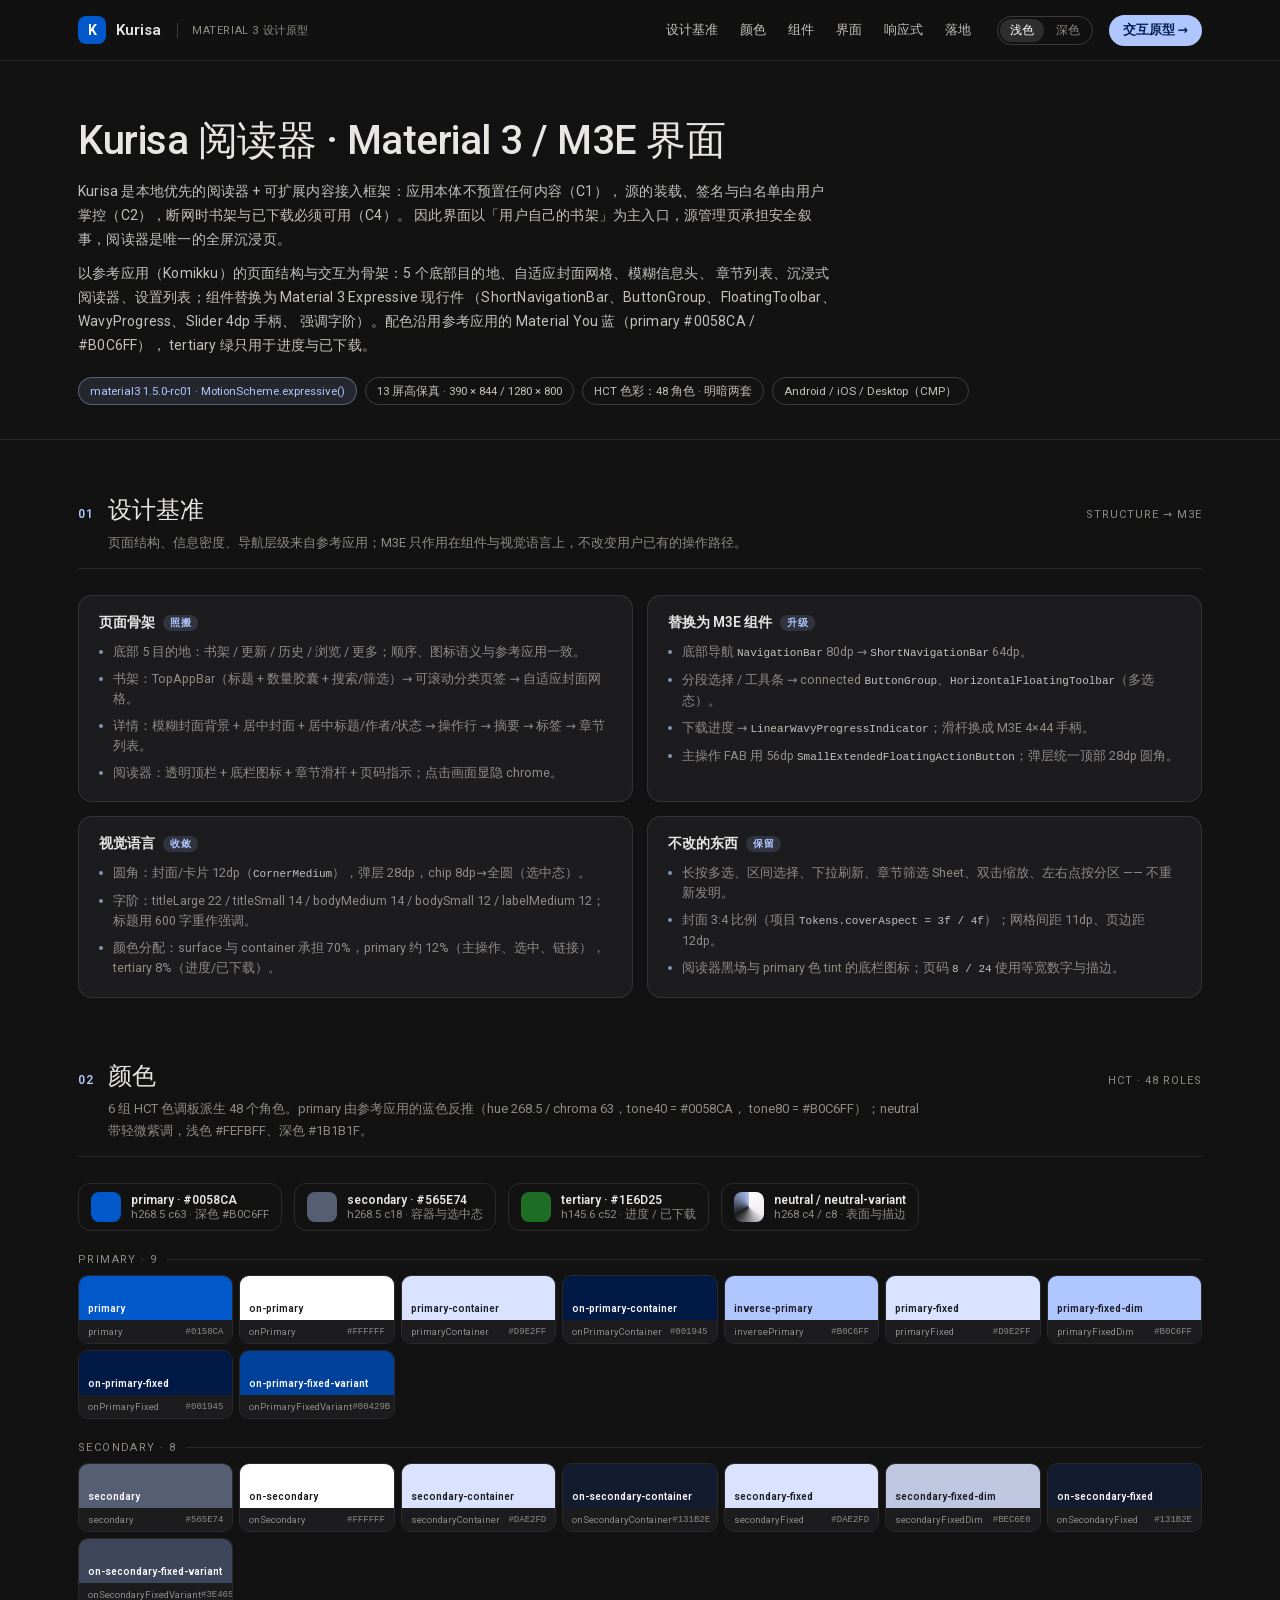
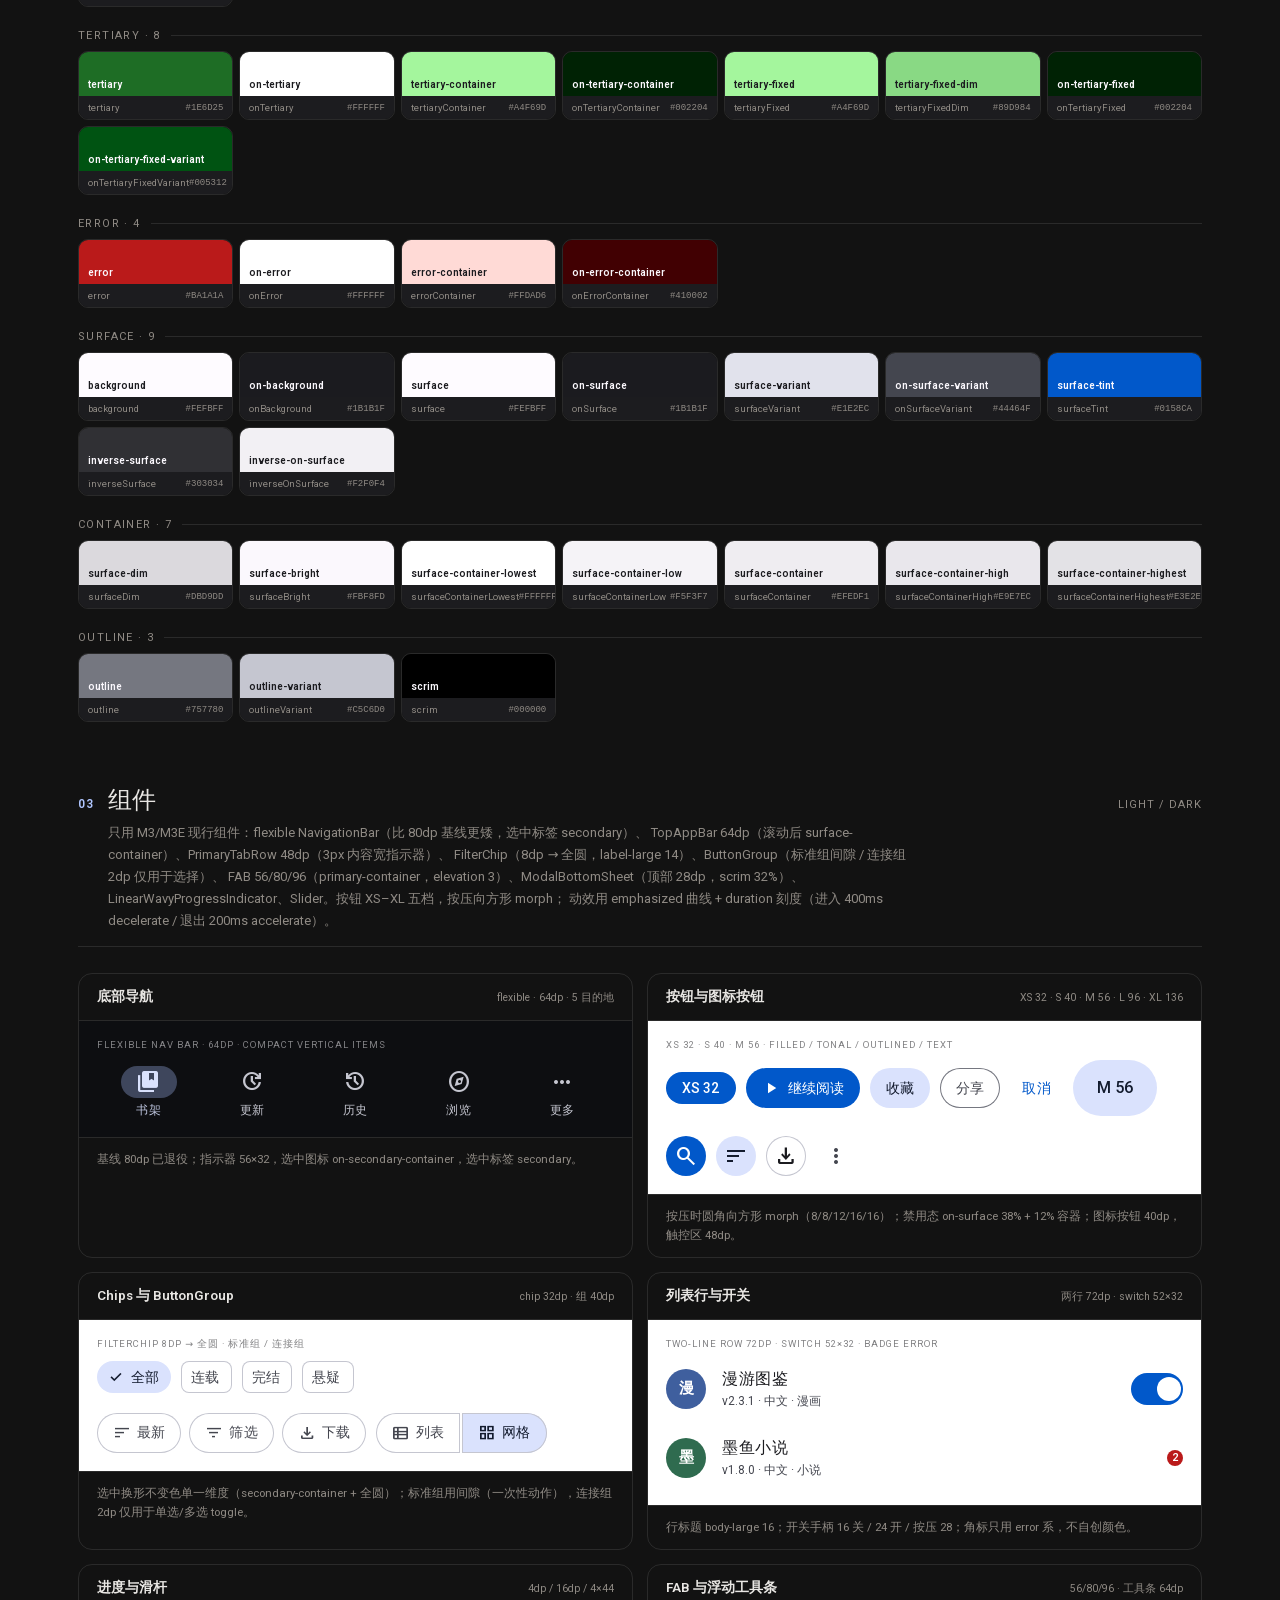
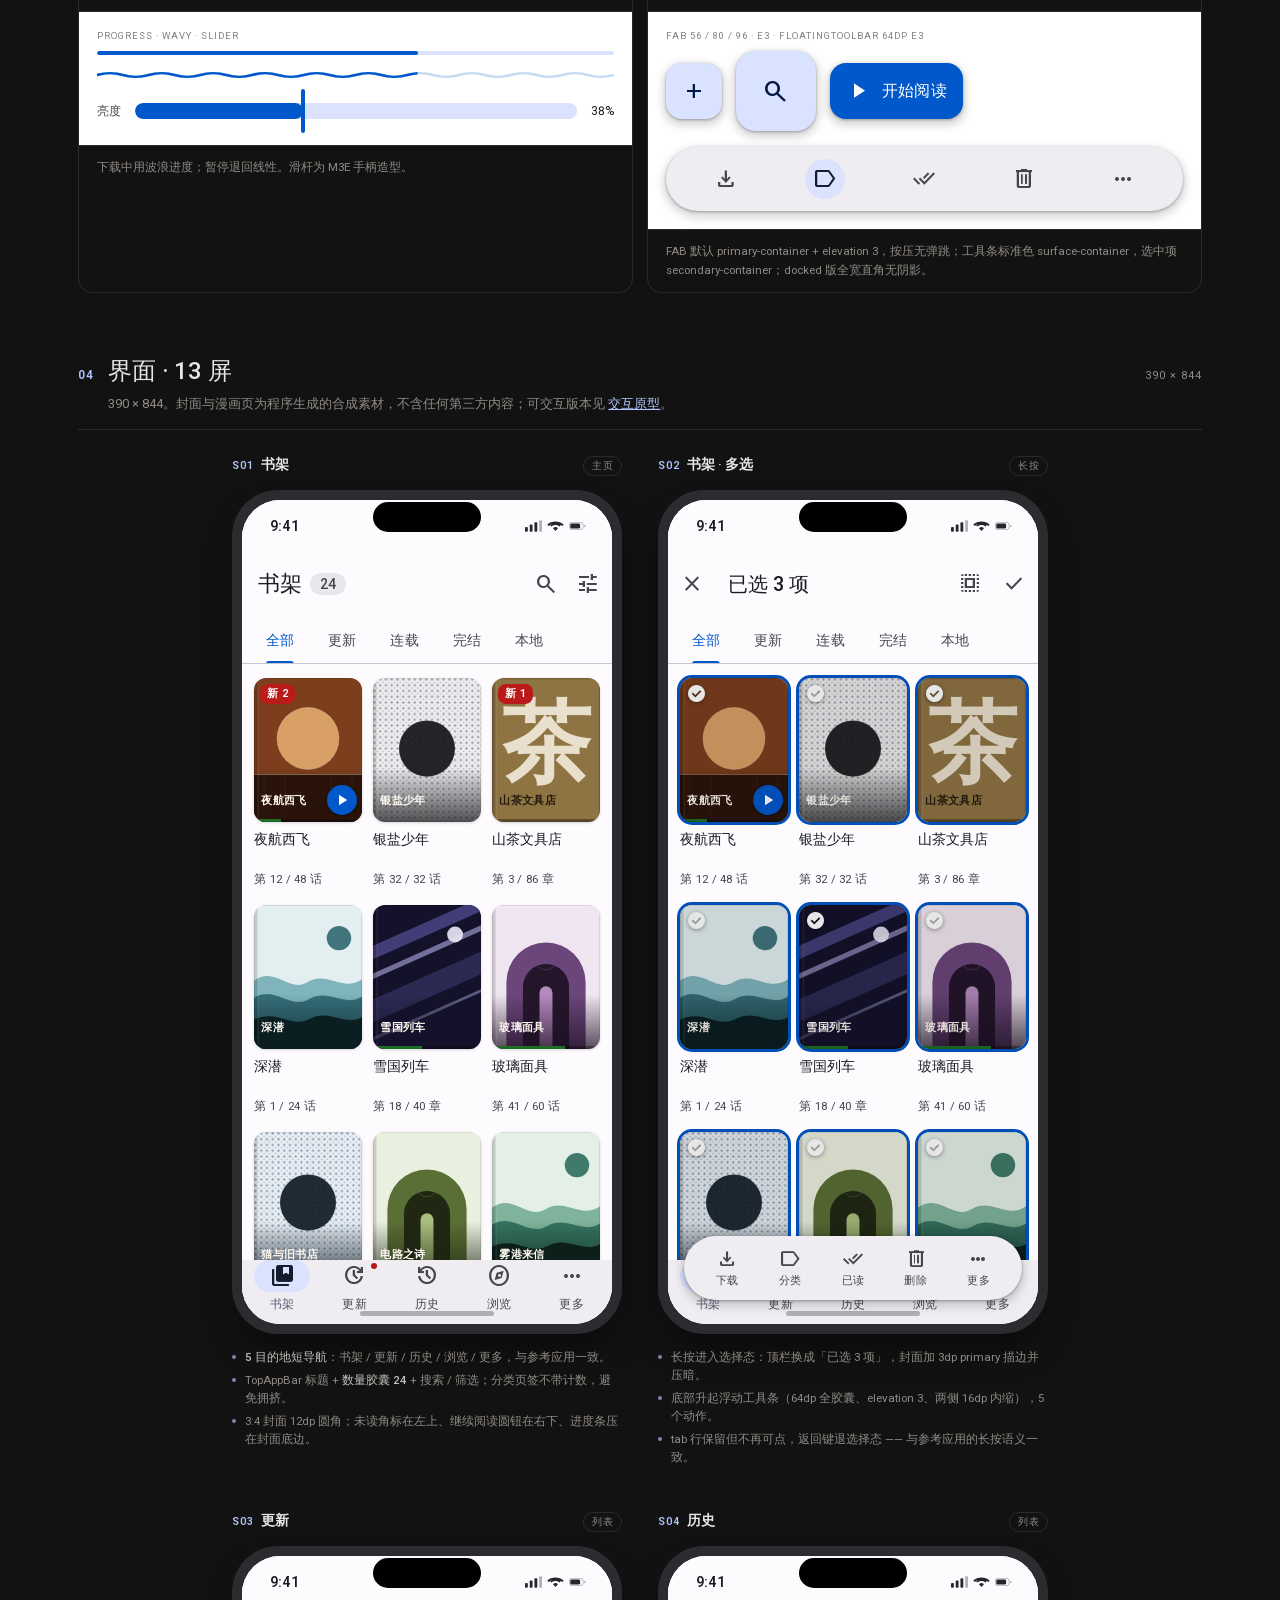
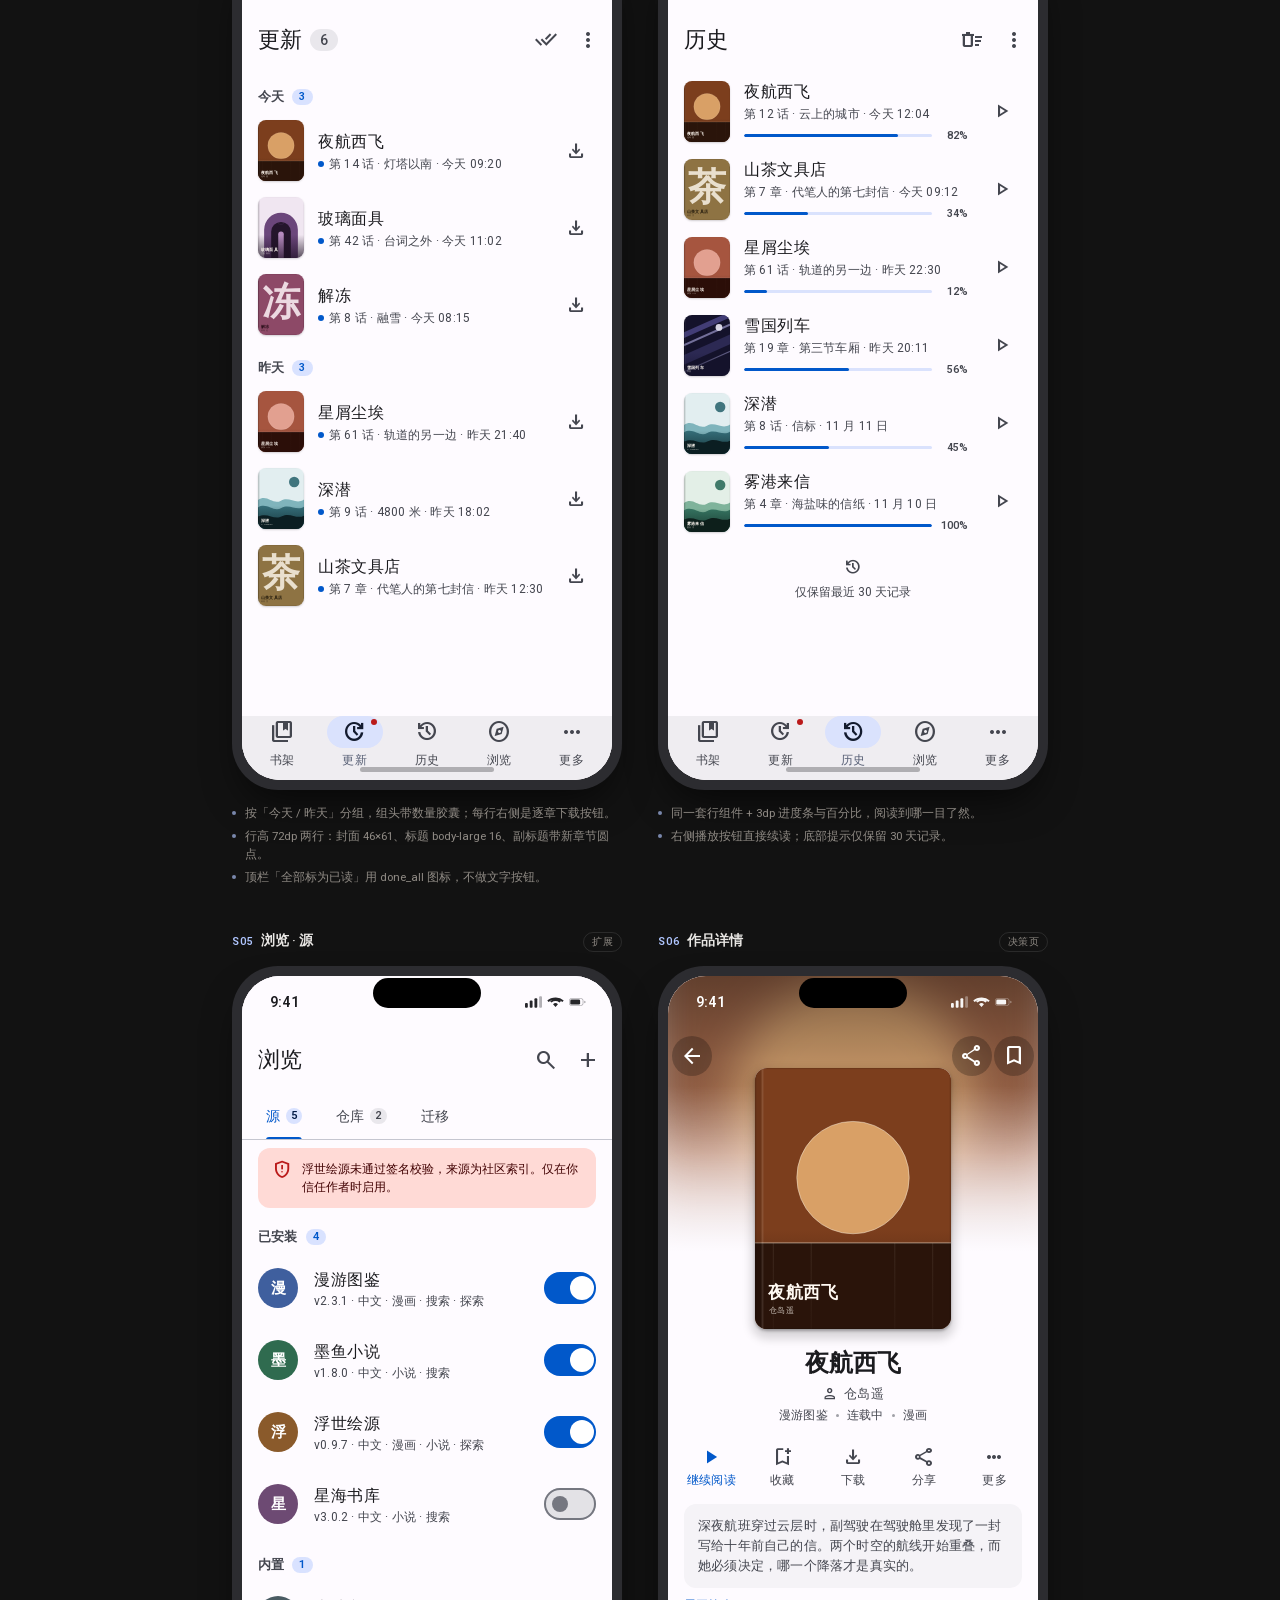
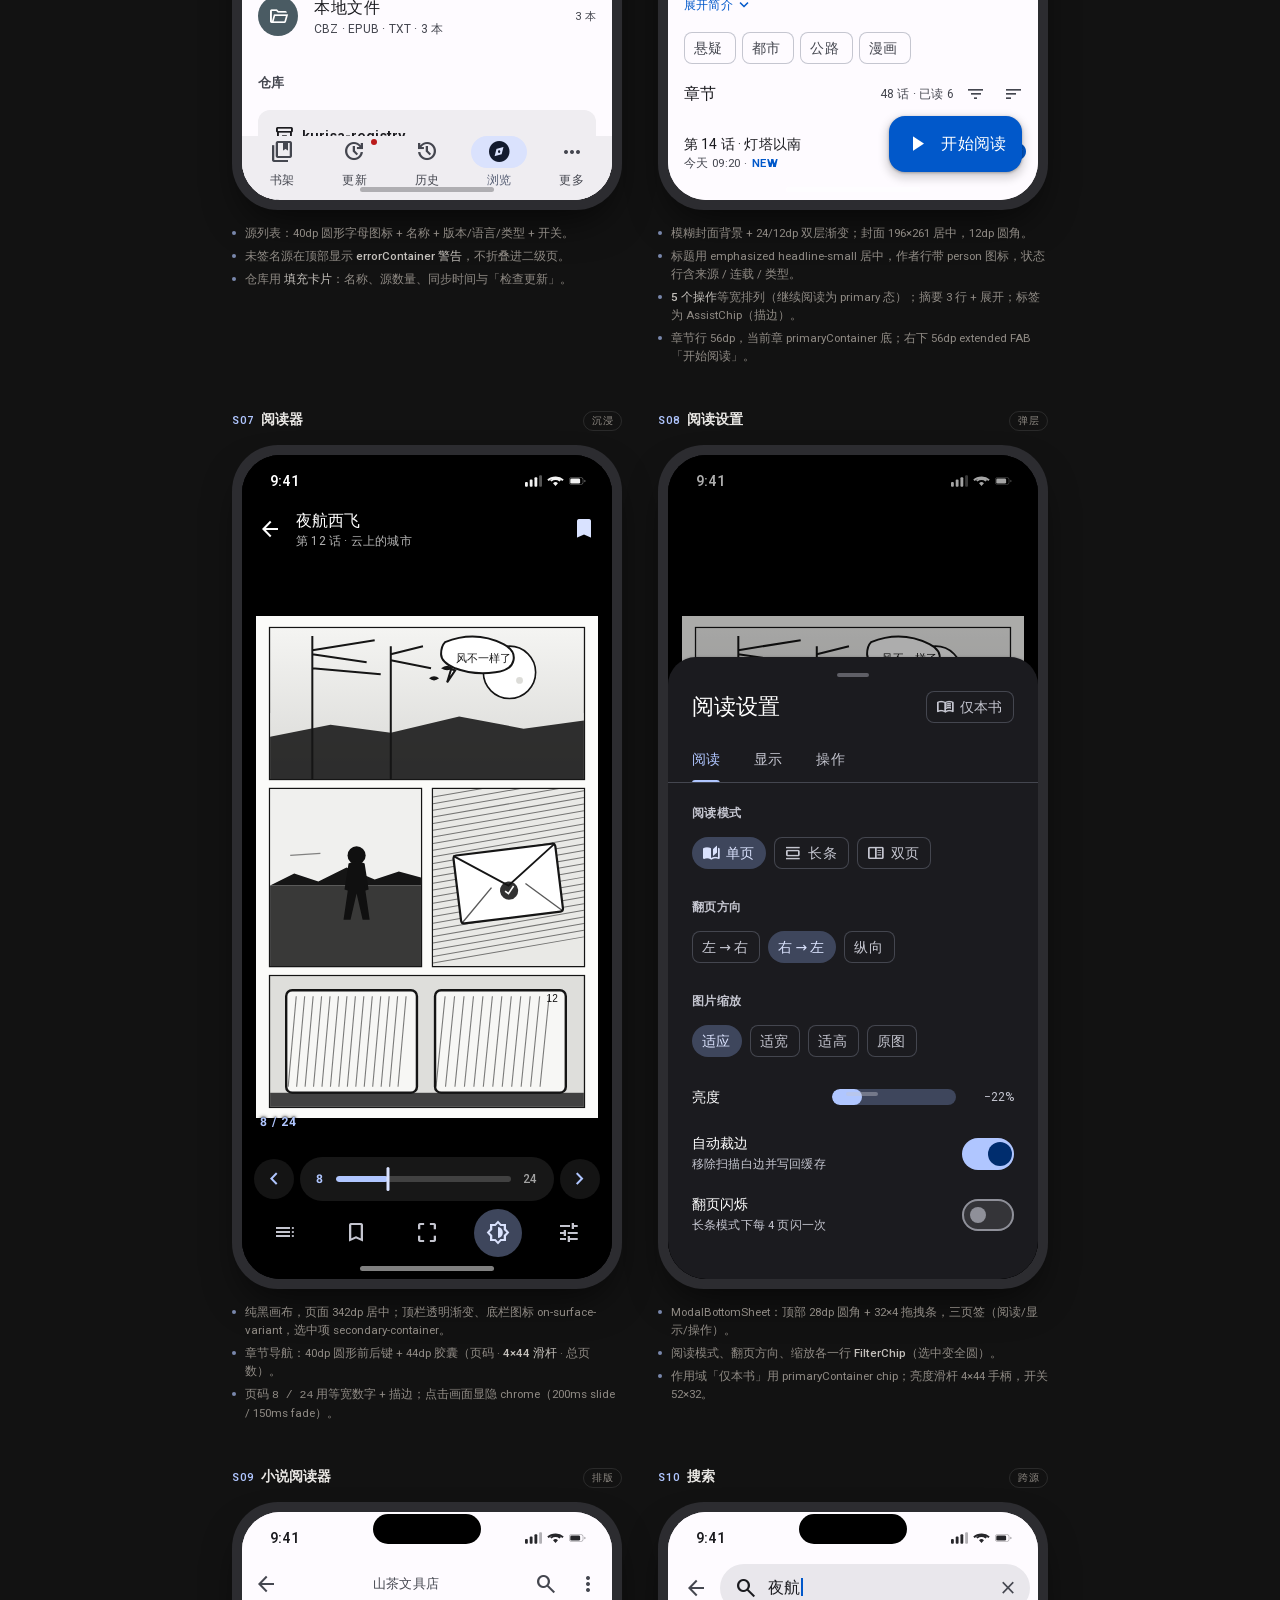
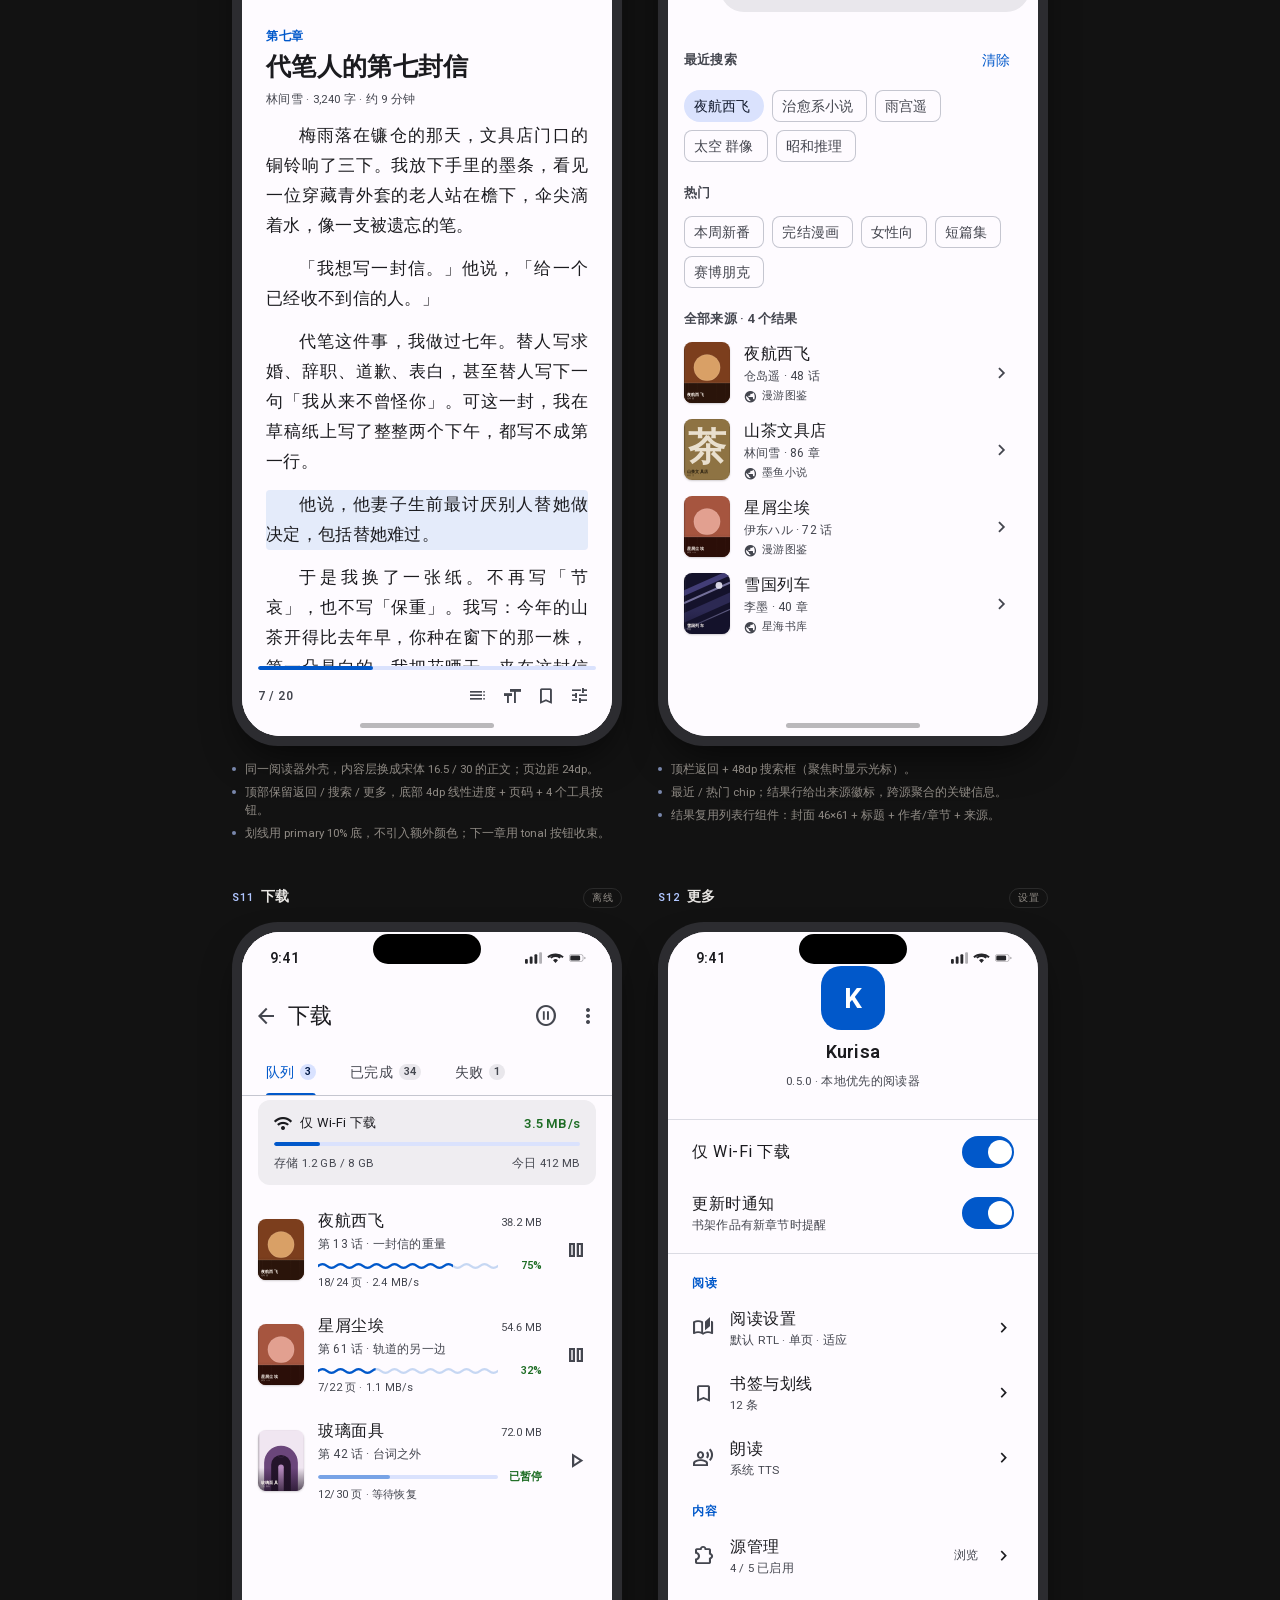
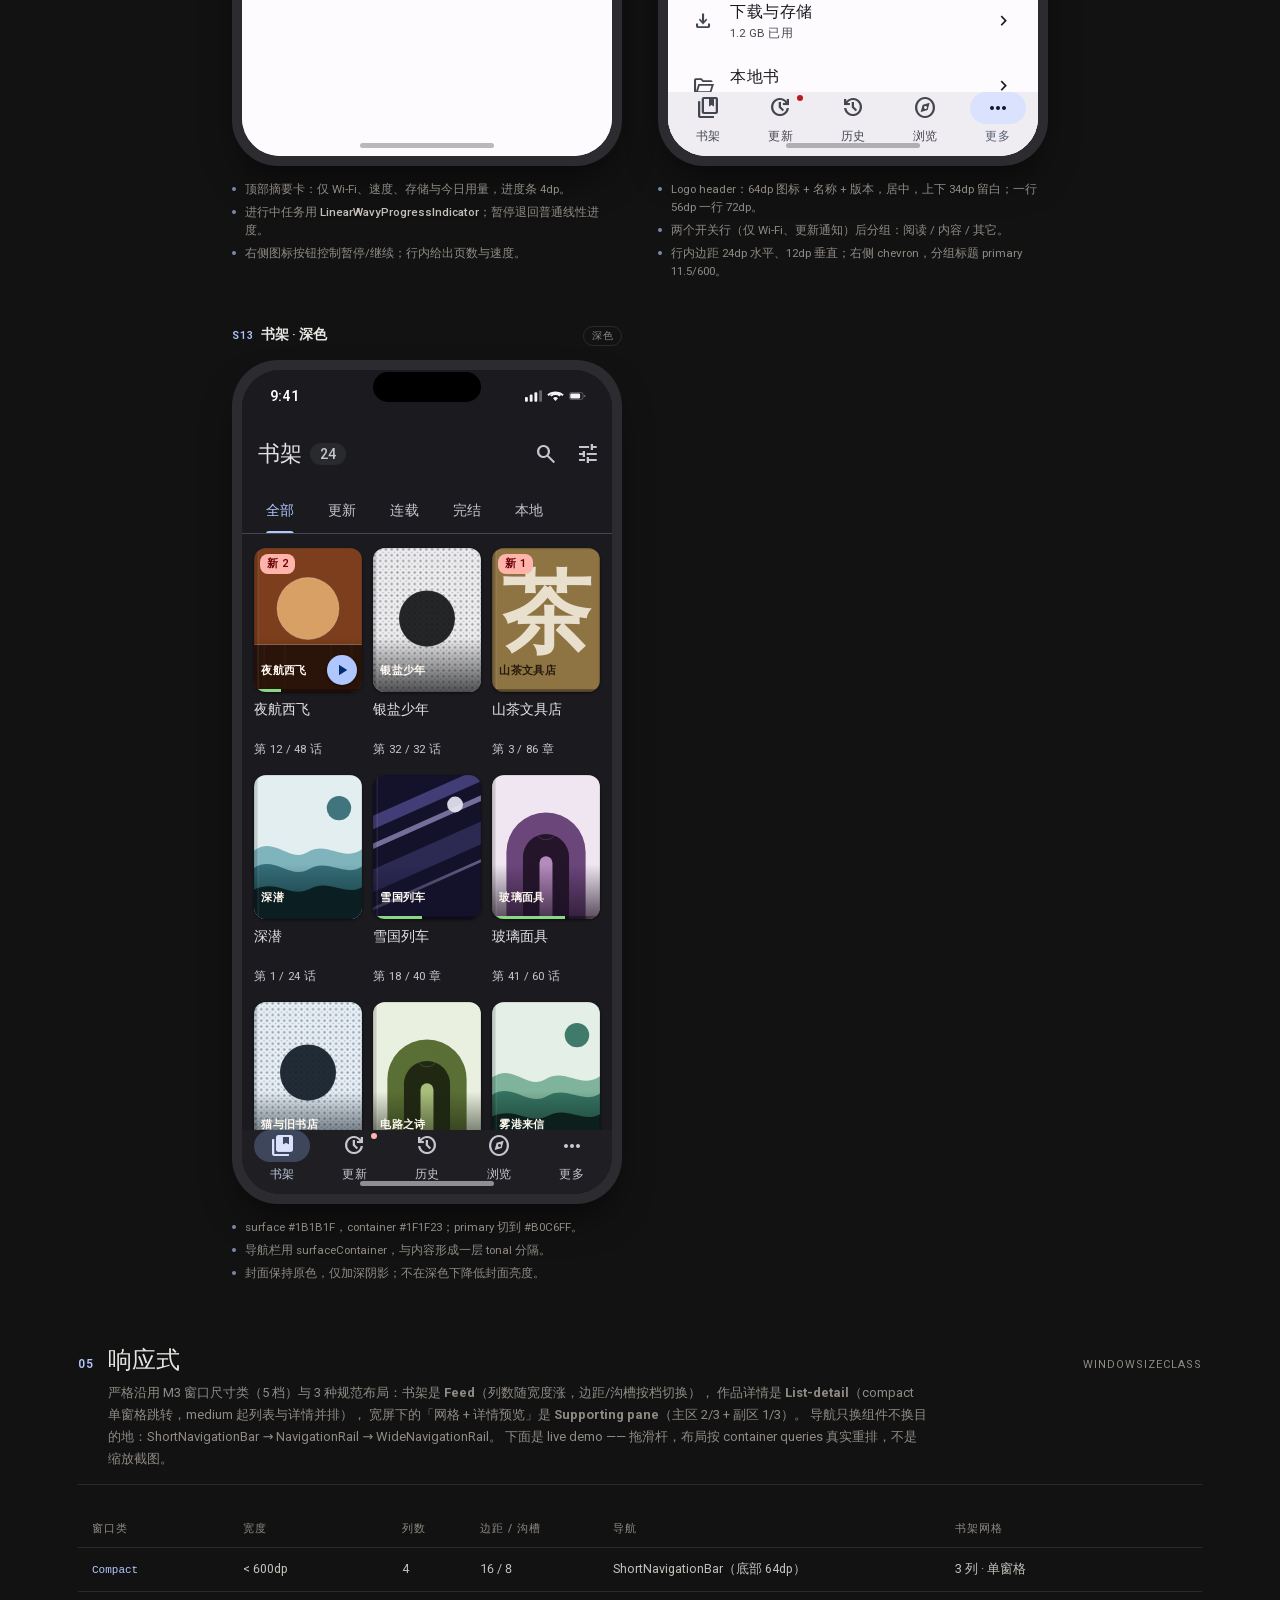
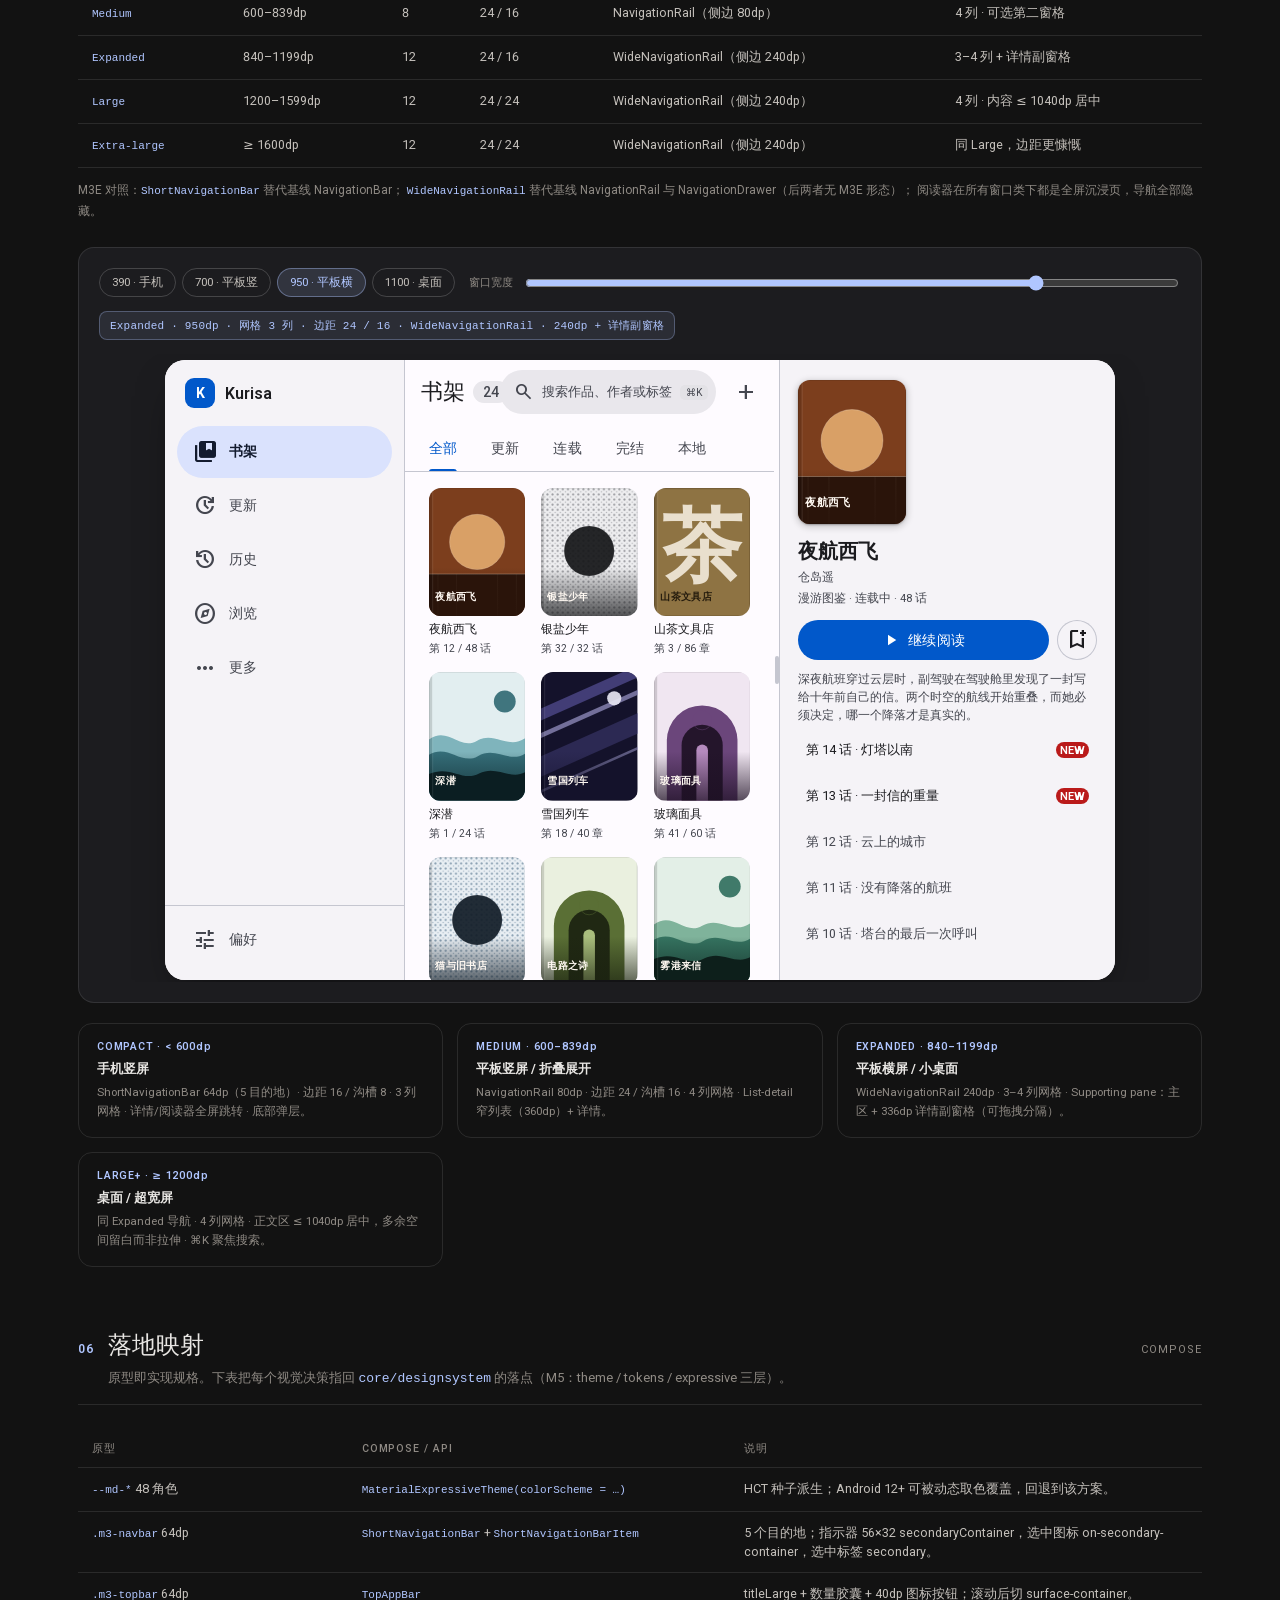
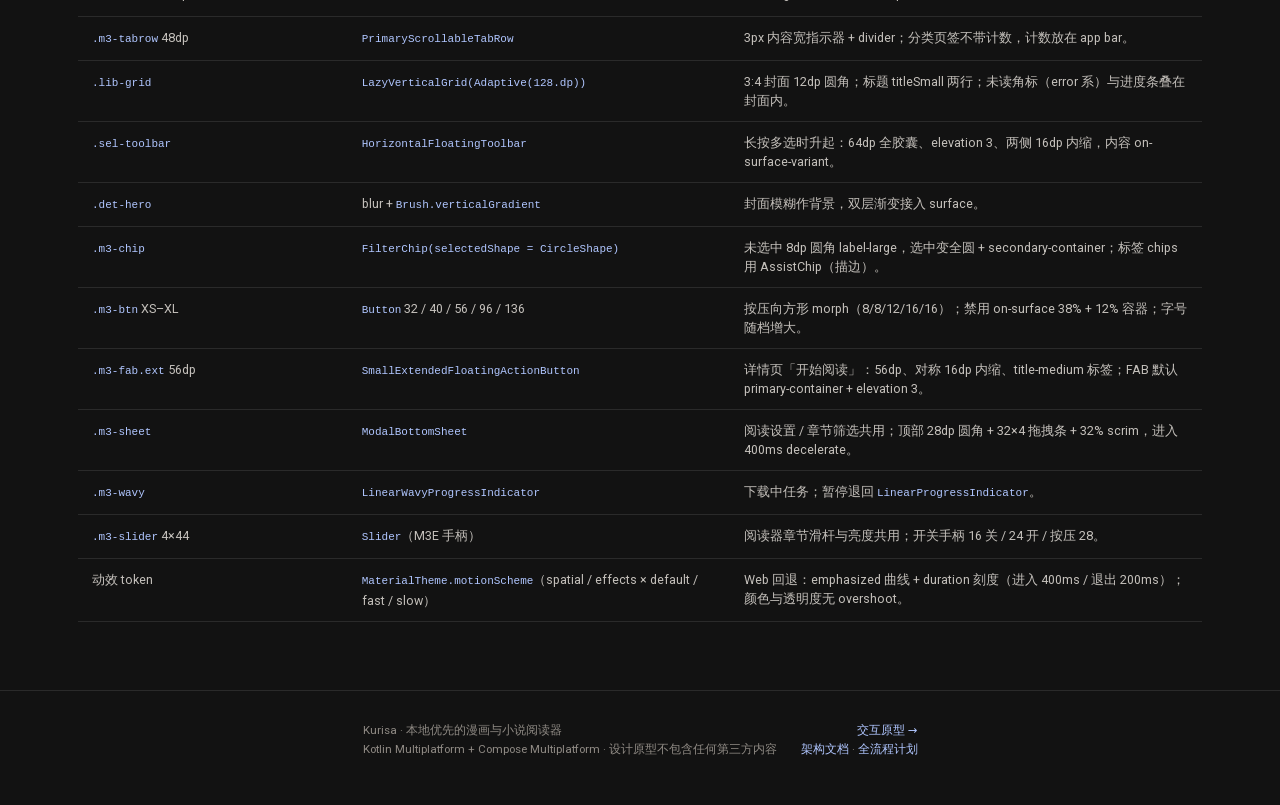
<file: design/index.html>
<!doctype html>
<html lang="zh-CN">
<head>
<meta charset="utf-8">
<meta name="viewport" content="width=device-width, initial-scale=1">
<title>Kurisa · MD3 设计原型</title>
<meta name="description" content="Kurisa 阅读器的 Material 3 / M3E 设计原型：以参考应用的信息架构为骨架，替换为 M3E 组件，含设计系统、13 屏高保真与响应式布局。">
<link rel="stylesheet" href="assets/tokens.css">
<link rel="stylesheet" href="assets/base.css">
<link rel="stylesheet" href="assets/components.css">
<link rel="stylesheet" href="assets/screens.css">
<link rel="stylesheet" href="assets/board.css">
</head>
<body class="board">

<nav class="topnav">
  <div class="wrap">
    <div class="brand"><span class="brand-mark">K</span>Kurisa</div>
    <span class="brand-sub">MATERIAL 3 设计原型</span>
    <div class="navlinks">
      <a href="#basis">设计基准</a>
      <a href="#color">颜色</a>
      <a href="#components">组件</a>
      <a href="#screens">界面</a>
      <a href="#responsive">响应式</a>
      <a href="#mapping">落地</a>
    </div>
    <div class="theme-switch" id="themeSwitch">
      <button data-theme-set="light" class="on">浅色</button>
      <button data-theme-set="dark">深色</button>
    </div>
    <a class="nav-cta" href="prototype.html">交互原型 →</a>
  </div>
</nav>

<header class="page-head">
  <div class="wrap">
    <h1>Kurisa 阅读器 · Material 3 / M3E 界面</h1>
    <p class="lead">
      Kurisa 是本地优先的阅读器 + 可扩展内容接入框架：应用本体不预置任何内容（C1），
      源的装载、签名与白名单由用户掌控（C2），断网时书架与已下载必须可用（C4）。
      因此界面以「用户自己的书架」为主入口，源管理页承担安全叙事，阅读器是唯一的全屏沉浸页。
    </p>
    <p class="lead" style="margin-top:10px">
      以参考应用（Komikku）的页面结构与交互为骨架：5 个底部目的地、自适应封面网格、模糊信息头、
      章节列表、沉浸式阅读器、设置列表；组件替换为 Material 3 Expressive 现行件
     （ShortNavigationBar、ButtonGroup、FloatingToolbar、WavyProgress、Slider 4dp 手柄、
      强调字阶）。配色沿用参考应用的 Material You 蓝（primary #0058CA / #B0C6FF），
      tertiary 绿只用于进度与已下载。
    </p>
    <div class="meta-row">
      <span class="pill solid">material3 1.5.0-rc01 · MotionScheme.expressive()</span>
      <span class="pill">13 屏高保真 · 390 × 844 / 1280 × 800</span>
      <span class="pill">HCT 色彩：48 角色 · 明暗两套</span>
      <span class="pill">Android / iOS / Desktop（CMP）</span>
    </div>
  </div>
</header>

<main>
  <div class="wrap">

    <!-- 01 -->
    <section class="sec" id="basis">
      <div class="sec-head">
        <div class="sec-no">01</div>
        <div>
          <h2 class="sec-title">设计基准</h2>
          <p class="sec-desc">
            页面结构、信息密度、导航层级来自参考应用；M3E 只作用在组件与视觉语言上，不改变用户已有的操作路径。
          </p>
        </div>
        <div class="sec-aside">Structure → M3E</div>
      </div>
      <div class="bench" id="bench"></div>
    </section>

    <!-- 02 -->
    <section class="sec" id="color">
      <div class="sec-head">
        <div class="sec-no">02</div>
        <div>
          <h2 class="sec-title">颜色</h2>
          <p class="sec-desc">
            6 组 HCT 色调板派生 48 个角色。primary 由参考应用的蓝色反推（hue 268.5 / chroma 63，tone40 = #0058CA，
            tone80 = #B0C6FF）；neutral 带轻微紫调，浅色 #FEFBFF、深色 #1B1B1F。
          </p>
        </div>
        <div class="sec-aside">HCT · 48 roles</div>
      </div>
      <div class="color-bar">
        <div class="seed"><i style="background:#0058CA"></i><span><b>primary · #0058CA</b>h268.5 c63 · 深色 #B0C6FF</span></div>
        <div class="seed"><i style="background:#565E74"></i><span><b>secondary · #565E74</b>h268.5 c18 · 容器与选中态</span></div>
        <div class="seed"><i style="background:#1E6D25"></i><span><b>tertiary · #1E6D25</b>h145.6 c52 · 进度 / 已下载</span></div>
        <div class="seed"><i style="background:conic-gradient(#FEFBFF,#EFEDF1,#1B1B1F,#B0C6FF)"></i><span><b>neutral / neutral-variant</b>h268 c4 / c8 · 表面与描边</span></div>
      </div>
      <div id="roleGridLight"></div>
      <div id="roleGridDark" hidden></div>
    </section>

    <!-- 03 -->
    <section class="sec" id="components">
      <div class="sec-head">
        <div class="sec-no">03</div>
        <div>
          <h2 class="sec-title">组件</h2>
          <p class="sec-desc">
            只用 M3/M3E 现行组件：flexible NavigationBar（比 80dp 基线更矮，选中标签 secondary）、
            TopAppBar 64dp（滚动后 surface-container）、PrimaryTabRow 48dp（3px 内容宽指示器）、
            FilterChip（8dp → 全圆，label-large 14）、ButtonGroup（标准组间隙 / 连接组 2dp 仅用于选择）、
            FAB 56/80/96（primary-container，elevation 3）、ModalBottomSheet（顶部 28dp，scrim 32%）、
            LinearWavyProgressIndicator、Slider。按钮 XS–XL 五档，按压向方形 morph；
            动效用 emphasized 曲线 + duration 刻度（进入 400ms decelerate / 退出 200ms accelerate）。
          </p>
        </div>
        <div class="sec-aside">Light / Dark</div>
      </div>
      <div class="comp-grid" id="compGrid"></div>
    </section>

    <!-- 04 -->
    <section class="sec" id="screens">
      <div class="sec-head">
        <div class="sec-no">04</div>
        <div>
          <h2 class="sec-title">界面 · 13 屏</h2>
          <p class="sec-desc">
            390 × 844。封面与漫画页为程序生成的合成素材，不含任何第三方内容；可交互版本见
            <a href="prototype.html" style="color:var(--accent)">交互原型</a>。
          </p>
        </div>
        <div class="sec-aside">390 × 844</div>
      </div>
      <div class="gallery" id="gallery"></div>
    </section>

    <!-- 05 -->
    <section class="sec" id="responsive">
      <div class="sec-head">
        <div class="sec-no">05</div>
        <div>
          <h2 class="sec-title">响应式</h2>
          <p class="sec-desc">
            严格沿用 M3 窗口尺寸类（5 档）与 3 种规范布局：书架是 <b>Feed</b>（列数随宽度涨，边距/沟槽按档切换），
            作品详情是 <b>List-detail</b>（compact 单窗格跳转，medium 起列表与详情并排），
            宽屏下的「网格 + 详情预览」是 <b>Supporting pane</b>（主区 2/3 + 副区 1/3）。
            导航只换组件不换目的地：ShortNavigationBar → NavigationRail → WideNavigationRail。
            下面是 live demo —— 拖滑杆，布局按 container queries 真实重排，不是缩放截图。
          </p>
        </div>
        <div class="sec-aside">WindowSizeClass</div>
      </div>
      <div class="wsc-table-wrap">
        <table class="tbl wsc">
          <thead><tr><th>窗口类</th><th>宽度</th><th>列数</th><th>边距 / 沟槽</th><th>导航</th><th>书架网格</th></tr></thead>
          <tbody>
            <tr><td><code>Compact</code></td><td class="tnum">&lt; 600dp</td><td class="tnum">4</td><td class="tnum">16 / 8</td><td>ShortNavigationBar（底部 64dp）</td><td>3 列 · 单窗格</td></tr>
            <tr><td><code>Medium</code></td><td class="tnum">600–839dp</td><td class="tnum">8</td><td class="tnum">24 / 16</td><td>NavigationRail（侧边 80dp）</td><td>4 列 · 可选第二窗格</td></tr>
            <tr><td><code>Expanded</code></td><td class="tnum">840–1199dp</td><td class="tnum">12</td><td class="tnum">24 / 16</td><td>WideNavigationRail（侧边 240dp）</td><td>3–4 列 + 详情副窗格</td></tr>
            <tr><td><code>Large</code></td><td class="tnum">1200–1599dp</td><td class="tnum">12</td><td class="tnum">24 / 24</td><td>WideNavigationRail（侧边 240dp）</td><td>4 列 · 内容 ≤ 1040dp 居中</td></tr>
            <tr><td><code>Extra-large</code></td><td class="tnum">≥ 1600dp</td><td class="tnum">12</td><td class="tnum">24 / 24</td><td>WideNavigationRail（侧边 240dp）</td><td>同 Large，边距更慷慨</td></tr>
          </tbody>
        </table>
        <p class="wsc-note">M3E 对照：<code>ShortNavigationBar</code> 替代基线 NavigationBar；
          <code>WideNavigationRail</code> 替代基线 NavigationRail 与 NavigationDrawer（后两者无 M3E 形态）；
          阅读器在所有窗口类下都是全屏沉浸页，导航全部隐藏。</p>
      </div>
      <div class="desk-stage" id="deskStage"></div>
      <div class="bp-grid">
        <div class="bp">
          <div class="w">COMPACT · &lt; 600dp</div>
          <h4>手机竖屏</h4>
          <p>ShortNavigationBar 64dp（5 目的地）· 边距 16 / 沟槽 8 · 3 列网格 · 详情/阅读器全屏跳转 · 底部弹层。</p>
        </div>
        <div class="bp">
          <div class="w">MEDIUM · 600–839dp</div>
          <h4>平板竖屏 / 折叠展开</h4>
          <p>NavigationRail 80dp · 边距 24 / 沟槽 16 · 4 列网格 · List-detail 窄列表（360dp）+ 详情。</p>
        </div>
        <div class="bp">
          <div class="w">EXPANDED · 840–1199dp</div>
          <h4>平板横屏 / 小桌面</h4>
          <p>WideNavigationRail 240dp · 3–4 列网格 · Supporting pane：主区 + 336dp 详情副窗格（可拖拽分隔）。</p>
        </div>
        <div class="bp">
          <div class="w">LARGE+ · ≥ 1200dp</div>
          <h4>桌面 / 超宽屏</h4>
          <p>同 Expanded 导航 · 4 列网格 · 正文区 ≤ 1040dp 居中，多余空间留白而非拉伸 · ⌘K 聚焦搜索。</p>
        </div>
      </div>
    </section>

    <!-- 06 -->
    <section class="sec" id="mapping">
      <div class="sec-head">
        <div class="sec-no">06</div>
        <div>
          <h2 class="sec-title">落地映射</h2>
          <p class="sec-desc">
            原型即实现规格。下表把每个视觉决策指回 <code style="color:var(--accent)">core/designsystem</code> 的落点（M5：theme / tokens / expressive 三层）。
          </p>
        </div>
        <div class="sec-aside">Compose</div>
      </div>
      <table class="tbl">
        <thead><tr><th style="width:24%">原型</th><th style="width:34%">Compose / API</th><th>说明</th></tr></thead>
        <tbody>
          <tr><td><code>--md-*</code> 48 角色</td><td><code>MaterialExpressiveTheme(colorScheme = …)</code></td><td>HCT 种子派生；Android 12+ 可被动态取色覆盖，回退到该方案。</td></tr>
          <tr><td><code>.m3-navbar</code> 64dp</td><td><code>ShortNavigationBar</code> + <code>ShortNavigationBarItem</code></td><td>5 个目的地；指示器 56×32 secondaryContainer，选中图标 on-secondary-container，选中标签 secondary。</td></tr>
          <tr><td><code>.m3-topbar</code> 64dp</td><td><code>TopAppBar</code></td><td>titleLarge + 数量胶囊 + 40dp 图标按钮；滚动后切 surface-container。</td></tr>
          <tr><td><code>.m3-tabrow</code> 48dp</td><td><code>PrimaryScrollableTabRow</code></td><td>3px 内容宽指示器 + divider；分类页签不带计数，计数放在 app bar。</td></tr>
          <tr><td><code>.lib-grid</code></td><td><code>LazyVerticalGrid(Adaptive(128.dp))</code></td><td>3:4 封面 12dp 圆角；标题 titleSmall 两行；未读角标（error 系）与进度条叠在封面内。</td></tr>
          <tr><td><code>.sel-toolbar</code></td><td><code>HorizontalFloatingToolbar</code></td><td>长按多选时升起：64dp 全胶囊、elevation 3、两侧 16dp 内缩，内容 on-surface-variant。</td></tr>
          <tr><td><code>.det-hero</code></td><td>blur + <code>Brush.verticalGradient</code></td><td>封面模糊作背景，双层渐变接入 surface。</td></tr>
          <tr><td><code>.m3-chip</code></td><td><code>FilterChip(selectedShape = CircleShape)</code></td><td>未选中 8dp 圆角 label-large，选中变全圆 + secondary-container；标签 chips 用 AssistChip（描边）。</td></tr>
          <tr><td><code>.m3-btn</code> XS–XL</td><td><code>Button</code> 32 / 40 / 56 / 96 / 136</td><td>按压向方形 morph（8/8/12/16/16）；禁用 on-surface 38% + 12% 容器；字号随档增大。</td></tr>
          <tr><td><code>.m3-fab.ext</code> 56dp</td><td><code>SmallExtendedFloatingActionButton</code></td><td>详情页「开始阅读」：56dp、对称 16dp 内缩、title-medium 标签；FAB 默认 primary-container + elevation 3。</td></tr>
          <tr><td><code>.m3-sheet</code></td><td><code>ModalBottomSheet</code></td><td>阅读设置 / 章节筛选共用；顶部 28dp 圆角 + 32×4 拖拽条 + 32% scrim，进入 400ms decelerate。</td></tr>
          <tr><td><code>.m3-wavy</code></td><td><code>LinearWavyProgressIndicator</code></td><td>下载中任务；暂停退回 <code>LinearProgressIndicator</code>。</td></tr>
          <tr><td><code>.m3-slider</code> 4×44</td><td><code>Slider</code>（M3E 手柄）</td><td>阅读器章节滑杆与亮度共用；开关手柄 16 关 / 24 开 / 按压 28。</td></tr>
          <tr><td>动效 token</td><td><code>MaterialTheme.motionScheme</code>（spatial / effects × default / fast / slow）</td><td>Web 回退：emphasized 曲线 + duration 刻度（进入 400ms / 退出 200ms）；颜色与透明度无 overshoot。</td></tr>
        </tbody>
      </table>
    </section>

  </div>
</main>

<footer class="foot">
  <div class="wrap" style="display:flex;justify-content:space-between;gap:24px;padding:0">
    <div>
      Kurisa · 本地优先的漫画与小说阅读器<br>
      Kotlin Multiplatform + Compose Multiplatform · 设计原型不包含任何第三方内容
    </div>
    <div style="text-align:right">
      <a href="prototype.html">交互原型 →</a><br>
      <a href="../docs/architecture.md">架构文档</a> · <a href="../docs/comic-e2e-plan.md">全流程计划</a>
    </div>
  </div>
</footer>

<script src="assets/tokens.js"></script>
<script src="assets/data.js"></script>
<script src="assets/screens.js"></script>
<script src="assets/board.js"></script>
</body>
</html>
</file>
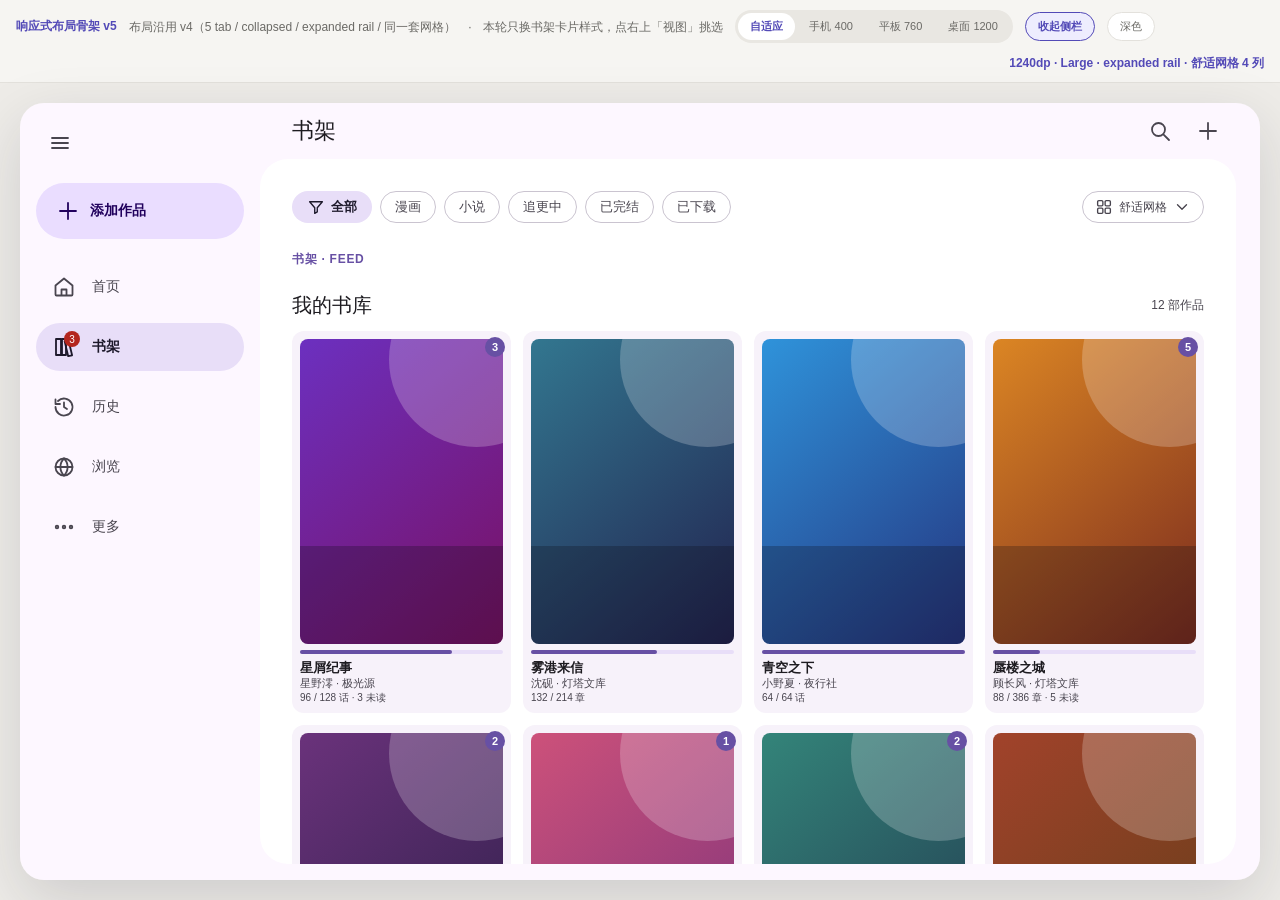
<file: design/layout.html>
<!DOCTYPE html>
<html lang="zh-CN">
<head>
<meta charset="UTF-8">
<meta name="viewport" content="width=device-width, initial-scale=1">
<title>响应式布局骨架 v5 · v4 网格布局不变 + 5 种书架卡片样式</title>
<style>
/* ==========================================================================
   响应式布局骨架 v5 —— 沿用 v4 的网格布局，只增书架卡片样式

   设计决策
   ----------------
   1. 导航形态（5 个目的地始终一致：首页 / 书架 / 历史 / 浏览 / 更多）：
        Compact   <600   → flexible navigation bar（5 个垂直 tab）
        Medium    ≥600   → collapsed navigation rail（纵向 item + 顶部 menu + FAB）
        Large     ≥1200  → expanded navigation rail（240px，横向 item）
      Compact 顶栏是 M3 small top app bar：内容滚动时 container 从 surface
      渐变到 surface-container（on-scroll color change），不使用分隔线。
      ≥840 只调边距与列宽，不换导航。没有双栏、没有第三栏。
   2. 信息区（≥600）：左侧 rail 落在浅底上，右侧是一块白色圆角大面板；
      面板顶部横向滚动 filter chips，下方是书架多列卡片。
      列数按「信息 pane 实际可用宽度」reflow：rail 展开占掉 160px，
      pane 变窄 → 列数随之减少，而不是把卡片压窄。
   3. 本轮只改「卡片样式」，不改卡片展示的布局：所有网格样式共用 v4
      的同一个网格（target 190 / 2–8 列，卡片尺寸与位置不变），只换卡片
      内部的内容组织。唯一例外是列表，按本轮要求用 1–3 栏。
      顶部加了一个视图选择菜单，用于在这些卡片样式之间切换。
      5 种卡片样式：
        舒适网格 comfortable  封面 → 线性进度条 → 标题 → 作者
        紧凑网格 compact      封面，文字叠在底部 scrim 上
        列表     list         左封面 + 右标题/作者/进度，按 pane 排 1–3 栏
        封面墙   wall         纯封面 + 未读角标（推荐）
        头条卡   featured     首项强调样式，仍占一个普通网格单元（推荐）
      阅读进度一律线性；wavy 只留给下载/同步。
   4. 层次靠 tone 而非线条：navigation bar 无 divider（官方 specs 本就没有）；
      深色下导航容器抬到 surface-container-high、信息面板降到
      surface-container-lowest，与 app 底色形成三层 tone 差，导航区与信息区可区分。
   5. 规范依据：
      - navigation-bar/specs：flexible bar 取代 baseline；容器 surface container，无 divider
      - small-top-app-bar：64dp、surface → surface-container 的 on-scroll 变色
      - navigation-rail/specs：collapsed rail 取代 baseline rail；expanded rail
        取代 navigation drawer；3–7 个目的地 + 可选 FAB
      - 颜色：active indicator secondary container；纵向 item 激活标签 = secondary
        （2025 更新）；横向 item = on secondary container；状态层 hover 8% / pressed 10%
      - 落地提醒：官方 navigation rail 的 Web / Web: Expressive 实现为 Unavailable，
        KMP Web 端需按此结构自行实现。
   ========================================================================== */

:root {
  --font: "Google Sans", "Roboto Flex", -apple-system, BlinkMacSystemFont,
          "Segoe UI", Roboto, "PingFang SC", "Microsoft YaHei", sans-serif;

  /* static baseline scheme — 布局阶段不引入动态取色 */
  --surface: #fdf7ff;
  --surface-container-lowest: #ffffff;
  --surface-container-low: #f7f2fa;
  --surface-container: #f3edf7;
  --surface-container-high: #ece6f0;
  --on-surface: #1d1b20;
  --on-surface-variant: #49454f;
  --primary: #6750a4;
  --on-primary: #ffffff;
  --primary-container: #eaddff;
  --on-primary-container: #21005d;
  --secondary: #625b71;
  --secondary-container: #e8def8;
  --on-secondary-container: #1d192b;
  --outline-variant: #cac4d0;

  --shape-s: 8px; --shape-m: 12px; --shape-l: 20px; --shape-xl: 28px;
  --shape-full: 999px;
  --s1: 4px; --s2: 8px; --s3: 12px; --s4: 16px; --s6: 24px; --s8: 32px;
  /* rail 目标宽度：JS 用它反推信息 pane 宽度，避免读 transition 中间态 */
  --rail-w: 80px; --rail-expanded-w: 240px;
}
/* 布局骨架默认浅色（与参考图一致）；深色由控制条显式切换，不跟随系统 */
.app.dark {
  --surface: #141218;
  --surface-container-lowest: #0b0910;   /* 信息面板：比 app 底色更深 */
  --surface-container-low: #1a1720;
  --surface-container: #211f26;
  --surface-container-high: #302c38;     /* 导航容器：比 app 底色明显更亮 */
  --on-surface: #e6e0e9; --on-surface-variant: #cac4d0;
  --primary: #d0bcff; --on-primary: #381e72;
  --primary-container: #4f378b; --on-primary-container: #eaddff;
  --secondary: #ccc2dc; --secondary-container: #4a4458;
  --on-secondary-container: #e8def8; --outline-variant: #49454f;
}
/* 深色下 tone-based surface 的层级差很小，导航容器必须自己抬一档，
   否则导航区、app 底色、信息面板会糊在一起 */
.app.dark .nav-bar { background: var(--surface-container-high); }
.app.dark .nav-rail { background: var(--surface-container-high); }

* { box-sizing: border-box; }
html, body { margin: 0; }
body { height: 100vh; display: flex; flex-direction: column; font-family: var(--font); background: #eeece8; color: #2c2c2a; -webkit-font-smoothing: antialiased; }
button { font: inherit; color: inherit; border: 0; background: none; cursor: pointer; }
.icon { width: 24px; height: 24px; flex: none; }
.icon.sm { width: 18px; height: 18px; }

/* ---------- 原型控制条（不属于产品 UI） ---------- */
.controls {
  display: flex; flex-wrap: wrap; align-items: center; gap: 12px;
  padding: 10px 16px; background: #f6f5f2; border-bottom: 1px solid #e3e1dc; font-size: 12px;
}
.controls .tag { font-weight: 600; color: #534ab7; }
.controls .rule { color: #6b6a66; line-height: 1.5; }
.segmented { display: flex; gap: 2px; padding: 3px; background: #e9e7e2; border-radius: 999px; }
.segmented button { padding: 6px 12px; border-radius: 999px; font-size: 11px; color: #6b6a66; }
.segmented button.on { background: #fff; color: #534ab7; font-weight: 600; }
.toggle {
  padding: 6px 12px; border-radius: 999px; border: 1px solid #e3e1dc;
  background: #fff; font-size: 11px; color: #6b6a66;
}
.toggle.on { border-color: #534ab7; color: #534ab7; background: #eeedfe; font-weight: 600; }
.readout { margin-left: auto; font-variant-numeric: tabular-nums; color: #534ab7; font-weight: 600; }

/* ---------- 视口容器 ---------- */
.stage { flex: 1; min-height: 0; padding: 20px; display: flex; justify-content: center; }
.viewport {
  /* 高度由 stage 的 flex stretch 决定，任何控制条换行都不会把底部 bar 顶出屏幕 */
  width: 100%; max-width: 100%; height: 100%; min-height: 480px;
  display: flex; flex-direction: column;
  border-radius: 24px; overflow: hidden;
  box-shadow: 0 20px 60px #1e1b2e26;
  transition: width 280ms cubic-bezier(.2, 0, 0, 1);
}

/* ---------- App shell ---------- */
.app {
  container: shell / inline-size;
  /* 用 flex 填充而非 height:100%，视口高度弹性时 shell 仍严格等高 */
  flex: 1; min-height: 0; width: 100%;
  display: flex; flex-direction: column;
  background: var(--surface); color: var(--on-surface);
}
.app-body { flex: 1; min-height: 0; display: flex; }
.app-main { flex: 1; min-width: 0; display: flex; flex-direction: column; }

/* ---------- Small top app bar（Compact） ---------- */
.topbar {
  flex: none; height: 64px; display: flex; align-items: center; gap: var(--s2);
  padding: 0 var(--s4); background: transparent;
  transition: background-color 220ms cubic-bezier(.2, 0, 0, 1);
}
.topbar h1 { margin: 0; font-size: 22px; font-weight: 500; letter-spacing: -.01em; }
.topbar .spacer { flex: 1; }
.icon-btn { width: 40px; height: 40px; border-radius: 50%; display: grid; place-items: center; color: var(--on-surface-variant); position: relative; }
.icon-btn::before { content: ""; position: absolute; inset: 0; border-radius: inherit; background: currentColor; opacity: 0; }
.icon-btn:hover::before { opacity: .08; }
.icon-btn:active::before { opacity: .10; }
@container shell (max-width: 599px) {
  /* on-scroll：container 由 surface 渐变到 surface-container，不用分隔线 */
  .topbar.scrolled { background: var(--surface-container); }
}

/* ---------- Content ---------- */
.content { flex: 1; min-height: 0; min-width: 0; overflow-y: auto; overflow-x: hidden; padding: 0 var(--s4) var(--s8); }
.page { display: none; max-width: 100%; }
.page.active { display: block; }
.eyebrow { font-size: 12px; font-weight: 700; letter-spacing: .06em; color: var(--primary); margin: 12px 0 8px; }
.section-head { display: flex; align-items: center; justify-content: space-between; margin: 24px 0 12px; }
.section-head h2 { margin: 0; font-size: 20px; font-weight: 500; }
.section-head .hint { font-size: 12px; color: var(--on-surface-variant); }
.note { font-size: 12px; line-height: 1.6; color: var(--on-surface-variant); margin: 8px 0 0; }

/* 面板顶部：横向 filter chips + 视图切换器（padding 交给 .toolbar） */
.filter-strip { display: flex; gap: var(--s2); max-width: 100%; overflow-x: auto; scrollbar-width: none; padding: 0; }
.filter-strip::-webkit-scrollbar { display: none; }
.chip {
  height: 32px; padding: 0 14px; border-radius: var(--shape-full);
  border: 1px solid var(--outline-variant); color: var(--on-surface-variant);
  display: inline-flex; align-items: center; gap: 6px; font-size: 13px; flex: none; white-space: nowrap;
}
.chip.on { background: var(--secondary-container); color: var(--on-secondary-container); border-color: transparent; font-weight: 600; }
.chip .icon { width: 18px; height: 18px; }
.toggle:disabled { cursor: not-allowed; }

/* ==========================================================================
   书架卡片样式（5 种）。同一套网格里换卡片内部组织，不改卡片的
   列数 / 尺寸 / 位置；网格一律沿用 v4 的 2–8 列，列表另按 1–3 栏。
   ========================================================================== */
.grid { display: grid; gap: var(--s2); grid-template-columns: repeat(var(--cols, 2), minmax(0, 1fr)); align-items: start; }
.bk { position: relative; min-width: 0; }
.bk > .cover { width: 100%; }
.bk-eyebrow { font-size: 11px; font-weight: 700; letter-spacing: .06em; opacity: .8; }
.bk-t { font-size: 13px; font-weight: 600; line-height: 1.3; overflow: hidden; text-overflow: ellipsis; white-space: nowrap; }
.bk-sub, .bk-pg { overflow: hidden; text-overflow: ellipsis; white-space: nowrap; }
.bk-sub { font-size: 11px; color: var(--on-surface-variant); }
.bk-pg { font-size: 10px; color: var(--on-surface-variant); font-variant-numeric: tabular-nums; }
.bk-badge {
  position: absolute; top: 6px; right: 6px; z-index: 3;
  min-width: 20px; height: 20px; padding: 0 5px; border-radius: 999px;
  background: var(--primary); color: var(--on-primary);
  font-size: 11px; font-weight: 700; display: grid; place-items: center;
}

/* 1) 舒适网格：封面 → 线性进度条 → 标题 → 作者 */
.view-comfortable .bk {
  display: flex; flex-direction: column; gap: 6px; padding: 8px;
  border-radius: var(--shape-m); background: var(--surface-container-low);
}
.view-comfortable .bk > .cover { border-radius: var(--shape-s); }
.view-comfortable .bk-info { min-width: 0; }
.view-comfortable .bk .progress { margin: 0; }
.view-comfortable .bk .ct { display: none; }   /* 文字交给下方信息区，避免和封面占位字重复 */

/* 2) 紧凑网格 / 4) 封面墙 / 5) 头条的普通项：只有封面，文字叠在图上。
   图片上的文字必须有 scrim 保证对比度。 */
.view-compact .bk, .view-wall .bk, .view-featured .bk:not(:first-child) {
  border-radius: var(--shape-m); overflow: hidden;
}
.view-compact .bk > .cover, .view-wall .bk > .cover,
.view-featured .bk:not(:first-child) > .cover { border-radius: var(--shape-m); }
.view-compact .bk > .cover::after,
.view-featured .bk:not(:first-child) > .cover::after {
  height: 48%; background: linear-gradient(transparent, #0b0a12d9);
}
.view-wall .bk .ct { display: none; }   /* 封面墙：纯图，无 UI 文字 */

/* 3) 列表：左封面 + 右标题/作者/进度；每行本身按 pane 宽度排 1–3 栏 */
.view-list .bk {
  display: flex; gap: var(--s3); min-height: 96px; padding: 8px;
  border-radius: var(--shape-m); background: var(--surface-container-low);
}
.view-list .bk > .cover { width: 64px; flex: none; border-radius: var(--shape-s); }
.view-list .bk .ct { display: none; }
.view-list .bk-info { flex: 1; min-width: 0; display: flex; flex-direction: column; justify-content: center; gap: 2px; }
.view-list .bk .progress { margin-top: 6px; }

/* 5) 头条卡：首项仍是同尺寸封面，只在底部 scrim 上叠更多信息。
   卡片尺寸 / 位置 / 列数与其它网格样式完全一致。 */
.view-featured .bk:first-child > .cover { border-radius: var(--shape-m); }
.view-featured .bk:first-child .ct { display: none; }
.view-featured .bk:first-child .bk-overlay {
  position: absolute; left: 0; right: 0; bottom: 0; z-index: 2; padding: var(--s3);
  background: linear-gradient(transparent, #0b0a12e6); color: #fff;
  display: flex; flex-direction: column; gap: 4px;
}
.view-featured .bk:first-child .bk-overlay .bk-t { font-size: 14px; }
.view-featured .bk:first-child .bk-overlay .bk-pg { color: #fff; opacity: .8; }
.view-featured .bk:first-child .bk-overlay .progress { background: #ffffff55; margin: 0; }
.view-featured .bk:first-child .bk-overlay .progress > i { background: #fff; }

/* ---------- 视图切换器：产品内让用户在 5 种视图里选 ---------- */
.toolbar { display: flex; align-items: flex-start; gap: var(--s2); padding: var(--s2) 0 var(--s3); position: relative; }
.filter-strip { flex: 1; min-width: 0; }
.view-picker { flex: none; position: relative; }
.view-picker[hidden] { display: none; }
.view-trigger {
  height: 32px; padding: 0 12px; border-radius: var(--shape-full);
  border: 1px solid var(--outline-variant); color: var(--on-surface-variant);
  display: inline-flex; align-items: center; gap: 6px; font-size: 12px; white-space: nowrap;
}
.view-trigger:hover { background: var(--surface-container-low); }
.view-trigger .caret { transform: rotate(90deg); }
.view-menu {
  position: absolute; right: 0; top: calc(100% + 8px); z-index: 20; width: 246px;
  padding: var(--s2); border-radius: var(--shape-m); border: 1px solid var(--outline-variant);
  background: var(--surface-container-lowest); box-shadow: 0 10px 30px #1e1b2e33;
}
.view-menu[hidden] { display: none; }
.view-menu button {
  width: 100%; display: flex; align-items: center; gap: 10px;
  padding: 8px 10px; border-radius: var(--shape-s); text-align: left; font-size: 12px;
}
.view-menu button:hover { background: color-mix(in srgb, currentColor 8%, transparent); }
.view-menu button.on { background: var(--secondary-container); color: var(--on-secondary-container); }
.view-menu .vm-text { flex: 1; min-width: 0; display: flex; flex-direction: column; gap: 1px; }
.view-menu .vm-t { font-weight: 600; }
.view-menu .vm-d { font-size: 11px; opacity: .75; }
.view-menu .vm-check { margin-left: auto; }

.cover {
  aspect-ratio: 2 / 3; border-radius: var(--shape-s); overflow: hidden; position: relative;
  background: linear-gradient(140deg, var(--c1), var(--c2));
}
.cover::before { content: ""; position: absolute; top: -22%; right: -30%; width: 86%; aspect-ratio: 1; border-radius: 50%; background: #ffffff38; }
.cover::after { content: ""; position: absolute; left: 0; right: 0; bottom: 0; height: 32%; background: #0b0a1240; }
.cover .ct { position: absolute; z-index: 1; left: 10px; bottom: 12px; right: 8px; color: #fff; font-size: 13px; font-weight: 700; line-height: 1.25; }
.cover .ct small { display: block; font-size: 8px; font-weight: 400; opacity: .7; letter-spacing: .08em; margin-top: 3px; }

/* hero（首页大卡） */
.hero { border-radius: var(--shape-l); padding: var(--s4); background: var(--primary-container); color: var(--on-primary-container); display: flex; gap: var(--s4); }
.hero .cover { width: 96px; flex: none; }
.hero .body { flex: 1; min-width: 0; display: flex; flex-direction: column; gap: 6px; }
.hero h3 { margin: 0; font-size: 22px; font-weight: 700; letter-spacing: -.02em; }
.hero .sub { font-size: 13px; opacity: .82; }
.hero .actions { display: flex; gap: 8px; margin-top: auto; flex-wrap: wrap; }
.btn { height: 40px; padding: 0 20px; border-radius: var(--shape-full); display: inline-flex; align-items: center; gap: 8px; font-size: 14px; font-weight: 600; }
.btn.filled { background: var(--primary); color: var(--on-primary); }
.btn.outline { border: 1px solid currentColor; }
.progress { height: 4px; border-radius: 999px; background: var(--secondary-container); }
.progress > i { display: block; height: 100%; border-radius: 999px; background: var(--primary); }

.rail-scroll { display: flex; gap: var(--s2); max-width: 100%; overflow-x: auto; scrollbar-width: none; padding-bottom: 4px; }
.rail-scroll::-webkit-scrollbar { display: none; }
.rail-scroll .cover { width: 116px; flex: none; border-radius: var(--shape-xl); }

.list { border-radius: var(--shape-l); background: var(--surface-container-low); overflow: hidden; }
.list-item { display: flex; align-items: center; gap: var(--s3); min-height: 64px; padding: 10px var(--s4); }
.list-item + .list-item { border-top: 1px solid var(--outline-variant); }
.list-item .lead { width: 40px; height: 40px; flex: none; border-radius: 50%; background: var(--secondary-container); color: var(--on-secondary-container); display: grid; place-items: center; }
.list-item .lead.cover { border-radius: var(--shape-s); }
.list-item .body { flex: 1; min-width: 0; }
.list-item .body .t { font-size: 15px; font-weight: 500; }
.list-item .body .s { font-size: 12px; color: var(--on-surface-variant); margin-top: 2px; }
.group-label { padding: 16px var(--s4) 6px; font-size: 12px; font-weight: 700; color: var(--primary); }
.search-field { height: 56px; border-radius: var(--shape-full); background: var(--surface-container-high); display: flex; align-items: center; gap: var(--s3); padding: 0 var(--s4); color: var(--on-surface-variant); margin-bottom: var(--s3); }
.search-field input { flex: 1; min-width: 0; border: 0; outline: 0; background: none; font: inherit; color: var(--on-surface); }

/* ---------- Compact: flexible navigation bar ---------- */
/* M3 navigation bar 没有 divider：靠容器 tone 与内容区区分，不画线 */
.nav-bar { flex: none; display: flex; height: 72px; background: var(--surface-container); padding: 4px 0 8px; }
.nav-bar-item { flex: 1; position: relative; min-width: 0; display: flex; flex-direction: column; align-items: center; justify-content: center; gap: 2px; color: var(--on-surface-variant); font-size: 12px; }
.nav-bar-item .pill { position: absolute; top: 4px; left: 50%; transform: translateX(-50%) scaleX(.6); width: 64px; height: 32px; border-radius: var(--shape-full); background: var(--secondary-container); opacity: 0; transition: opacity 250ms, transform 250ms cubic-bezier(.2, 0, 0, 1); }
.nav-bar-item .icon, .nav-bar-item .label { position: relative; z-index: 1; }
.nav-bar-item.active .pill { opacity: 1; transform: translateX(-50%) scaleX(1); }
.nav-bar-item.active { color: var(--on-secondary-container); font-weight: 600; }
.nav-bar-item::before { content: ""; position: absolute; inset: 0; background: currentColor; opacity: 0; }
.nav-bar-item:hover::before { opacity: .08; }
.nav-bar-item:active::before { opacity: .10; }
.badge { position: absolute; top: 4px; left: calc(50% + 12px); z-index: 2; min-width: 16px; height: 16px; padding: 0 4px; border-radius: 999px; background: #b3261e; color: #fff; font-size: 10px; display: grid; place-items: center; }

/* ---------- Medium+: navigation rail ---------- */
.nav-rail { display: none; width: var(--rail-w); flex: none; flex-direction: column; gap: var(--s1); padding: var(--s3) var(--s2); background: transparent; transition: width 280ms cubic-bezier(.2, 0, 0, 1), padding 280ms cubic-bezier(.2, 0, 0, 1); }
.rail-menu { width: 56px; height: 56px; margin: 0 auto var(--s3); border-radius: 50%; display: grid; place-items: center; color: var(--on-surface-variant); }
.rail-menu:hover { background: color-mix(in srgb, currentColor 8%, transparent); }
.rail-fab { width: 56px; height: 56px; margin: 0 auto var(--s3); border-radius: var(--shape-l); background: var(--primary-container); color: var(--on-primary-container); display: flex; align-items: center; justify-content: center; gap: 10px; }
.rail-fab .fab-label { display: none; font-size: 14px; font-weight: 600; }
.rail-item { width: 100%; position: relative; padding: var(--s2) 0 var(--s3); display: flex; flex-direction: column; align-items: center; gap: var(--s1); color: var(--on-surface-variant); font-size: 12px; }
.rail-item .pill { position: absolute; top: 4px; left: 50%; transform: translateX(-50%); width: 56px; height: 32px; border-radius: var(--shape-full); background: var(--secondary-container); opacity: 0; transition: opacity 250ms; }
.rail-item .icon, .rail-item .label { position: relative; z-index: 1; }
.rail-item.active .pill { opacity: 1; }
.rail-item.active .icon { color: var(--on-secondary-container); }
/* May 2025: active label on vertical items changed to secondary */
.rail-item.active .label { color: var(--secondary); font-weight: 600; }
.rail-item::before { content: ""; position: absolute; inset: 0; background: currentColor; opacity: 0; }
.rail-item:hover::before { opacity: .08; }
.rail-item:active::before { opacity: .10; }
.rail-item .badge { top: 4px; left: calc(50% + 10px); }

/* expanded rail：横向 item，整行胶囊指示器 */
.nav-rail.expanded { width: var(--rail-expanded-w); padding: var(--s3) var(--s4); }
.nav-rail.expanded .rail-menu { margin: 0 0 var(--s2); width: 48px; }
.nav-rail.expanded .rail-fab { width: 100%; border-radius: var(--shape-full); justify-content: flex-start; padding: 0 20px; margin-bottom: var(--s4); }
.nav-rail.expanded .rail-fab .fab-label { display: inline; }
.nav-rail.expanded .rail-item { flex-direction: row; justify-content: flex-start; gap: var(--s4); height: 56px; padding: 0 var(--s4); }
.nav-rail.expanded .rail-item .pill { top: 4px; left: 0; transform: none; width: 100%; height: 48px; border-radius: var(--shape-full); }
.nav-rail.expanded .rail-item .label { font-size: 14px; }
/* horizontal items use on-secondary-container for the active label */
.nav-rail.expanded .rail-item.active .label { color: var(--on-secondary-container); }
.nav-rail.expanded .rail-item .badge { top: 12px; left: 28px; }

/* ==========================================================================
   600dp：切换导航形态 + 信息区改为「浅底 rail + 白色圆角面板 + 多列大卡」
   列数不在这里写死，由 JS 按信息 pane 实际宽度计算（见 updateCols）
   ========================================================================== */
@container shell (min-width: 600px) {
  .app { background: var(--surface-container); }
  .nav-bar { display: none; }
  .nav-rail { display: flex; }
  .topbar { height: 56px; padding-inline: var(--s6); background: transparent; }
  .content {
    margin: 0 var(--s4) var(--s4) 0; padding: var(--s6);
    border-radius: var(--shape-xl); background: var(--surface-container-lowest);
  }
  .toolbar { padding: 0 0 var(--s4); }
  .rail-scroll .cover { width: 140px; }
}

/* ≥840 只调边距与列宽，不换导航、不增加栏 */
@container shell (min-width: 840px) {
  .topbar { padding-inline: var(--s8); }
  .content { padding: var(--s8); margin-right: var(--s6); }
  .grid { gap: var(--s3); }
  .hero { padding: var(--s6); }
  .hero .cover { width: 120px; }
  .rail-scroll .cover { width: 168px; }
}

@media (prefers-reduced-motion: reduce) { * { transition-duration: .001ms !important; } }
</style>
</head>
<body>

<div class="controls">
  <span class="tag">响应式布局骨架 v5</span>
  <span class="rule">布局沿用 v4（5 tab / collapsed / expanded rail / 同一套网格）　·　本轮只换书架卡片样式，点右上「视图」挑选</span>
  <div class="segmented" id="vpPicker">
    <button data-vp="auto" class="on">自适应</button>
    <button data-vp="400">手机 400</button>
    <button data-vp="760">平板 760</button>
    <button data-vp="1200">桌面 1200</button>
  </div>
  <button class="toggle" id="railToggle">展开侧栏</button>
  <button class="toggle" id="themeToggle">深色</button>
  <span class="readout" id="readout"></span>
</div>

<div class="stage">
  <div class="viewport" id="viewport">
    <div class="app" id="app">

      <svg width="0" height="0" style="position:absolute" aria-hidden="true"><defs>
        <symbol id="i-home" viewBox="0 0 24 24"><g fill="none" stroke="currentColor" stroke-width="1.8" stroke-linejoin="round"><path d="M3.5 10.5 12 3.5l8.5 7v9a1 1 0 0 1-1 1h-15a1 1 0 0 1-1-1z"/><path d="M9.5 20.5v-6h5v6"/></g></symbol>
        <symbol id="i-library" viewBox="0 0 24 24"><g fill="none" stroke="currentColor" stroke-width="1.8" stroke-linejoin="round"><path d="M4 4h5v16H4zM10 4h4v16h-4z"/><path d="m16.5 5.2 3.6 15.1-3.9.9-3.6-15.1z"/></g></symbol>
        <symbol id="i-history" viewBox="0 0 24 24"><g fill="none" stroke="currentColor" stroke-width="1.8" stroke-linecap="round" stroke-linejoin="round"><path d="M3.5 12a8.5 8.5 0 1 0 2.5-6M3.5 4.5V9H8"/><path d="M12 7.5V12l3 2"/></g></symbol>
        <symbol id="i-browse" viewBox="0 0 24 24"><g fill="none" stroke="currentColor" stroke-width="1.8" stroke-linecap="round"><circle cx="12" cy="12" r="8.5"/><path d="M3.6 12h16.8M12 3.5c2.4 2.3 3.6 5.2 3.6 8.5S14.4 18.2 12 20.5c-2.4-2.3-3.6-5.2-3.6-8.5S9.6 5.8 12 3.5z"/></g></symbol>
        <symbol id="i-more" viewBox="0 0 24 24"><g fill="none" stroke="currentColor" stroke-width="1.8" stroke-linecap="round"><circle cx="5" cy="12" r="1.3"/><circle cx="12" cy="12" r="1.3"/><circle cx="19" cy="12" r="1.3"/></g></symbol>
        <symbol id="i-search" viewBox="0 0 24 24"><g fill="none" stroke="currentColor" stroke-width="1.8" stroke-linecap="round"><circle cx="10.5" cy="10.5" r="6.5"/><path d="M15.6 15.6 21 21"/></g></symbol>
        <symbol id="i-add" viewBox="0 0 24 24"><g fill="none" stroke="currentColor" stroke-width="1.8" stroke-linecap="round"><path d="M12 4v16M4 12h16"/></g></symbol>
        <symbol id="i-play" viewBox="0 0 24 24"><g fill="none" stroke="currentColor" stroke-width="1.8" stroke-linejoin="round"><path d="M7 4.5v15l12-7.5z"/></g></symbol>
        <symbol id="i-chevron" viewBox="0 0 24 24"><g fill="none" stroke="currentColor" stroke-width="1.8" stroke-linecap="round" stroke-linejoin="round"><path d="m9 6 6 6-6 6"/></g></symbol>
        <symbol id="i-download" viewBox="0 0 24 24"><g fill="none" stroke="currentColor" stroke-width="1.8" stroke-linecap="round" stroke-linejoin="round"><path d="M12 3v12m-5-5 5 5 5-5M4 20h16"/></g></symbol>
        <symbol id="i-settings" viewBox="0 0 24 24"><g fill="none" stroke="currentColor" stroke-width="1.8"><circle cx="12" cy="12" r="3.2"/><path d="M12 2.5v2.2M12 19.3v2.2M21.5 12h-2.2M4.7 12H2.5M18.7 5.3l-1.6 1.6M6.9 17.1l-1.6 1.6M18.7 18.7l-1.6-1.6M6.9 6.9 5.3 5.3"/></g></symbol>
        <symbol id="i-book" viewBox="0 0 24 24"><g fill="none" stroke="currentColor" stroke-width="1.8" stroke-linejoin="round"><path d="M12 6c-2.4-1.6-5-2-8-2v14c3 0 5.6.4 8 2 2.4-1.6 5-2 8-2V4c-3 0-5.6.4-8 2zM12 6v14"/></g></symbol>
        <symbol id="i-menu" viewBox="0 0 24 24"><g fill="none" stroke="currentColor" stroke-width="1.8" stroke-linecap="round"><path d="M4 7h16M4 12h16M4 17h16"/></g></symbol>
        <symbol id="i-filter" viewBox="0 0 24 24"><g fill="none" stroke="currentColor" stroke-width="1.8" stroke-linejoin="round"><path d="M3.5 5h17l-6.8 8v5.5l-3.4 2v-7.5z"/></g></symbol>
        <symbol id="i-view-grid" viewBox="0 0 24 24"><g fill="none" stroke="currentColor" stroke-width="1.8"><rect x="3.5" y="3.5" width="7" height="7" rx="1.5"/><rect x="13.5" y="3.5" width="7" height="7" rx="1.5"/><rect x="3.5" y="13.5" width="7" height="7" rx="1.5"/><rect x="13.5" y="13.5" width="7" height="7" rx="1.5"/></g></symbol>
        <symbol id="i-view-compact" viewBox="0 0 24 24"><g fill="none" stroke="currentColor" stroke-width="1.8"><rect x="3.5" y="3.5" width="7" height="9" rx="1.5"/><rect x="13.5" y="3.5" width="7" height="9" rx="1.5"/><path d="M3.5 15.5h7M13.5 15.5h7" stroke-linecap="round"/></g></symbol>
        <symbol id="i-view-list" viewBox="0 0 24 24"><g fill="none" stroke="currentColor" stroke-width="1.8"><rect x="3.5" y="4" width="5" height="6" rx="1"/><rect x="3.5" y="14" width="5" height="6" rx="1"/><path d="M11 6h9M11 9h6M11 16h9M11 19h6" stroke-linecap="round"/></g></symbol>
        <symbol id="i-view-wall" viewBox="0 0 24 24"><g fill="none" stroke="currentColor" stroke-width="1.6"><rect x="3.5" y="3.5" width="4.5" height="6" rx="1"/><rect x="9.75" y="3.5" width="4.5" height="6" rx="1"/><rect x="16" y="3.5" width="4.5" height="6" rx="1"/><rect x="3.5" y="11" width="4.5" height="6" rx="1"/><rect x="9.75" y="11" width="4.5" height="6" rx="1"/><rect x="16" y="11" width="4.5" height="6" rx="1"/></g></symbol>
        <symbol id="i-view-featured" viewBox="0 0 24 24"><g fill="none" stroke="currentColor" stroke-width="1.8"><rect x="3.5" y="3.5" width="17" height="8" rx="1.5"/><rect x="3.5" y="14" width="8" height="6.5" rx="1.5"/><rect x="13.5" y="14" width="7" height="6.5" rx="1.5"/></g></symbol>
        <symbol id="i-check" viewBox="0 0 24 24"><g fill="none" stroke="currentColor" stroke-width="2" stroke-linecap="round" stroke-linejoin="round"><path d="m5 12 4.5 4.5L19 7"/></g></symbol>
      </defs></svg>

      <div class="app-body">
        <nav class="nav-rail" id="rail" aria-label="主导航"></nav>

        <div class="app-main">
          <header class="topbar">
            <h1 id="pageTitle">书架</h1>
            <span class="spacer"></span>
            <button class="icon-btn" aria-label="搜索"><svg class="icon"><use href="#i-search"/></svg></button>
            <button class="icon-btn" aria-label="添加"><svg class="icon"><use href="#i-add"/></svg></button>
          </header>

          <main class="content">
            <div class="toolbar">
              <div class="filter-strip" id="filterStrip"></div>
              <div class="view-picker" id="viewPicker" hidden>
                <button class="view-trigger" id="viewTrigger" aria-label="选择书架视图">
                  <svg class="icon sm" id="viewIcon"><use href="#i-view-grid"/></svg>
                  <span id="viewLabel">舒适网格</span>
                  <svg class="icon sm caret"><use href="#i-chevron"/></svg>
                </button>
                <div class="view-menu" id="viewMenu" hidden></div>
              </div>
            </div>

            <!-- 首页 -->
            <section class="page active" data-page="home">
              <p class="eyebrow">继续阅读</p>
              <div class="hero">
                <div class="cover" style="--c1:hsl(265 60% 47%);--c2:hsl(313 76% 27%)">
                  <span class="ct">星屑纪事<small>STARDUST CHRONICLE</small></span>
                </div>
                <div class="body">
                  <h3>星屑纪事</h3>
                  <div class="sub">漫画 · 第 96 话 / 共 128 话 · 2 小时前更新</div>
                  <div class="progress"><i style="width:75%"></i></div>
                  <div class="actions">
                    <button class="btn filled"><svg class="icon sm"><use href="#i-play"/></svg>继续阅读</button>
                    <button class="btn outline">详情</button>
                  </div>
                </div>
              </div>
              <div class="section-head"><h2>为你推荐</h2><span class="hint">Suggestions</span></div>
              <div class="rail-scroll" id="homeRail"></div>
              <div class="section-head"><h2>最近更新</h2><span class="hint">12 部</span></div>
              <div class="list">
                <div class="list-item"><div class="lead cover" style="--c1:hsl(196 48% 38%);--c2:hsl(240 40% 22%)"></div><div class="body"><div class="t">雾港来信 · 第 133 章</div><div class="s">昨天 · 灯塔文库</div></div><svg class="icon sm"><use href="#i-chevron"/></svg></div>
                <div class="list-item"><div class="lead cover" style="--c1:hsl(32 72% 50%);--c2:hsl(8 60% 30%)"></div><div class="body"><div class="t">蜃楼之城 · 第 89 章</div><div class="s">5 小时前 · 灯塔文库</div></div><svg class="icon sm"><use href="#i-chevron"/></svg></div>
                <div class="list-item"><div class="lead cover" style="--c1:hsl(172 44% 36%);--c2:hsl(210 40% 22%)"></div><div class="body"><div class="t">潮汐图书馆 · 第 171 章</div><div class="s">30 分钟前 · 灯塔文库</div></div><svg class="icon sm"><use href="#i-chevron"/></svg></div>
              </div>
            </section>

            <!-- 书架 -->
            <section class="page" data-page="library">
              <p class="eyebrow">书架 · FEED</p>
              <div class="section-head"><h2>我的书库</h2><span class="hint" id="bookCount"></span></div>
              <div class="grid" id="bookGrid"></div>
            </section>

            <!-- 历史 -->
            <section class="page" data-page="history">
              <p class="eyebrow">阅读历史</p>
              <div class="group-label">今天</div>
              <div class="list">
                <div class="list-item"><div class="lead cover" style="--c1:hsl(265 60% 47%);--c2:hsl(313 76% 27%)"></div><div class="body"><div class="t">星屑纪事 · 第 96 话</div><div class="s">22:04 · 阅读 18 分钟</div></div><svg class="icon sm"><use href="#i-chevron"/></svg></div>
                <div class="list-item"><div class="lead cover" style="--c1:hsl(172 44% 36%);--c2:hsl(210 40% 22%)"></div><div class="body"><div class="t">潮汐图书馆 · 第 170 章</div><div class="s">20:31 · 阅读 24 分钟</div></div><svg class="icon sm"><use href="#i-chevron"/></svg></div>
              </div>
              <div class="group-label">昨天</div>
              <div class="list">
                <div class="list-item"><div class="lead cover" style="--c1:hsl(196 48% 38%);--c2:hsl(240 40% 22%)"></div><div class="body"><div class="t">雾港来信 · 第 132 章</div><div class="s">21:10 · 阅读 31 分钟</div></div><svg class="icon sm"><use href="#i-chevron"/></svg></div>
                <div class="list-item"><div class="lead cover" style="--c1:hsl(340 55% 56%);--c2:hsl(286 42% 34%)"></div><div class="body"><div class="t">白昼之月 · 第 12 话</div><div class="s">19:42 · 阅读 9 分钟</div></div><svg class="icon sm"><use href="#i-chevron"/></svg></div>
              </div>
              <div class="group-label">更早</div>
              <div class="list">
                <div class="list-item"><div class="lead cover" style="--c1:hsl(12 58% 40%);--c2:hsl(30 60% 24%)"></div><div class="body"><div class="t">长夜将尽 · 第 298 章</div><div class="s">11 月 9 日 · 已读完</div></div><svg class="icon sm"><use href="#i-chevron"/></svg></div>
              </div>
            </section>

            <!-- 浏览 -->
            <section class="page" data-page="browse">
              <p class="eyebrow">浏览来源</p>
              <div class="search-field"><svg class="icon"><use href="#i-search"/></svg><input placeholder="搜索来源、扩展、标签…"></div>
              <div class="section-head"><h2>已启用来源</h2><span class="hint">4 个</span></div>
              <div class="list">
                <div class="list-item"><div class="lead"><svg class="icon sm"><use href="#i-book"/></svg></div><div class="body"><div class="t">极光源</div><div class="s">漫画 · 中文 · 12,480 部</div></div><span class="chip on">已启用</span></div>
                <div class="list-item"><div class="lead"><svg class="icon sm"><use href="#i-book"/></svg></div><div class="body"><div class="t">灯塔文库</div><div class="s">小说 · 中文 · 8,204 部</div></div><span class="chip on">已启用</span></div>
                <div class="list-item"><div class="lead"><svg class="icon sm"><use href="#i-book"/></svg></div><div class="body"><div class="t">夜行社</div><div class="s">漫画 · 多语言 · 3,912 部</div></div><span class="chip on">已启用</span></div>
                <div class="list-item"><div class="lead"><svg class="icon sm"><use href="#i-book"/></svg></div><div class="body"><div class="t">北岸文丛</div><div class="s">小说 · 中文 · 6,301 部</div></div><span class="chip on">已启用</span></div>
              </div>
            </section>

            <!-- 更多 -->
            <section class="page" data-page="more">
              <p class="eyebrow">更多 · 设置</p>
              <div class="group-label">内容</div>
              <div class="list">
                <div class="list-item"><div class="lead"><svg class="icon sm"><use href="#i-download"/></svg></div><div class="body"><div class="t">下载管理</div><div class="s">1.8 GB · 214 章</div></div><svg class="icon sm"><use href="#i-chevron"/></svg></div>
                <div class="list-item"><div class="lead"><svg class="icon sm"><use href="#i-settings"/></svg></div><div class="body"><div class="t">阅读器设置</div><div class="s">字号、行距、翻页方向</div></div><svg class="icon sm"><use href="#i-chevron"/></svg></div>
              </div>
              <div class="group-label">偏好</div>
              <div class="list">
                <div class="list-item"><div class="lead"><svg class="icon sm"><use href="#i-history"/></svg></div><div class="body"><div class="t">跨端进度同步</div><div class="s">Android / iOS / Desktop / Web 共用同一状态模型</div></div><span class="chip on">已开启</span></div>
                <div class="list-item"><div class="lead"><svg class="icon sm"><use href="#i-settings"/></svg></div><div class="body"><div class="t">主题</div><div class="s">跟随系统 · 浅色 / 深色</div></div><span class="chip">跟随系统</span></div>
              </div>
              <p class="note">设置页同样保持单栏。是否为某页引入 list-detail，应由该页的内容密度与任务决定，而不是由宽度阈值自动触发。</p>
            </section>

          </main>
        </div>
      </div>

      <nav class="nav-bar" id="bar" aria-label="主导航"></nav>
    </div>
  </div>
</div>

<script>
const NAV = [
  { id:'home',    label:'首页', icon:'home' },
  { id:'library', label:'书架', icon:'library', badge:'3' },
  { id:'history', label:'历史', icon:'history' },
  { id:'browse',  label:'浏览', icon:'browse' },
  { id:'more',    label:'更多', icon:'more' },
];
const TITLES = { home:'首页', library:'书架', history:'历史', browse:'浏览', more:'更多' };
const FILTERS = {
  home:    ['全部','漫画','小说','未读','已下载'],
  library: ['全部','漫画','小说','追更中','已完结','已下载'],
  history: ['今天','昨天','更早','全部'],
  browse:  ['全部来源','极光源','灯塔文库','夜行社','北岸文丛'],
  more:    ['内容','偏好','同步','关于'],
};
const BOOKS = [
  { t:'星屑纪事',   kind:'漫画', author:'星野澪', src:'极光源',   ch:96,  total:128, unread:3, c1:'hsl(265 60% 47%)', c2:'hsl(313 76% 27%)' },
  { t:'雾港来信',   kind:'小说', author:'沈砚',   src:'灯塔文库', ch:132, total:214, unread:0, c1:'hsl(196 48% 38%)', c2:'hsl(240 40% 22%)' },
  { t:'青空之下',   kind:'漫画', author:'小野夏', src:'夜行社',   ch:64,  total:64,  unread:0, c1:'hsl(205 70% 52%)', c2:'hsl(230 55% 32%)' },
  { t:'蜃楼之城',   kind:'小说', author:'顾长风', src:'灯塔文库', ch:88,  total:386, unread:5, c1:'hsl(32 72% 50%)',  c2:'hsl(8 60% 30%)' },
  { t:'雨夜列车',   kind:'漫画', author:'黑川彻', src:'极光源',   ch:41,  total:92,  unread:2, c1:'hsl(286 42% 34%)', c2:'hsl(260 40% 20%)' },
  { t:'白昼之月',   kind:'漫画', author:'林杳',   src:'夜行社',   ch:12,  total:57,  unread:1, c1:'hsl(340 55% 56%)', c2:'hsl(300 42% 34%)' },
  { t:'潮汐图书馆', kind:'小说', author:'苏晚',   src:'北岸文丛', ch:170, total:172, unread:2, c1:'hsl(172 44% 36%)', c2:'hsl(210 40% 22%)' },
  { t:'长夜将尽',   kind:'小说', author:'陈默',   src:'灯塔文库', ch:298, total:298, unread:0, c1:'hsl(12 58% 40%)',  c2:'hsl(30 60% 24%)' },
  { t:'玻璃海岸',   kind:'漫画', author:'海野蓝', src:'极光源',   ch:9,   total:44,  unread:4, c1:'hsl(158 52% 44%)', c2:'hsl(190 48% 26%)' },
  { t:'山海邮局',   kind:'小说', author:'阿蘅',   src:'北岸文丛', ch:60,  total:126, unread:0, c1:'hsl(96 46% 40%)',  c2:'hsl(130 40% 24%)' },
  { t:'雾中灯塔',   kind:'小说', author:'沈砚',   src:'灯塔文库', ch:0,   total:88,  unread:0, c1:'hsl(222 38% 42%)', c2:'hsl(250 34% 24%)' },
  { t:'春日残响',   kind:'漫画', author:'小野夏', src:'夜行社',   ch:20,  total:36,  unread:1, c1:'hsl(18 66% 58%)',  c2:'hsl(340 50% 34%)' },
];

/* 卡片样式 ≠ 卡片布局：所有网格样式共用 v4 的网格（target 190 / 2–8 列），
   列数、卡片尺寸、位置都不随样式变化；只有列表按本轮要求用 1–3 栏。 */
const VIEWS = {
  comfortable: { label:'舒适网格', desc:'封面 + 进度条 + 标题',      icon:'view-grid',     target:190, min:2, max:8 },
  compact:     { label:'紧凑网格', desc:'文字叠在封面底部',          icon:'view-compact',  target:190, min:2, max:8 },
  list:        { label:'列表',     desc:'左图右文 · 响应式 1–3 栏',  icon:'view-list',     target:270, min:1, max:3 },
  wall:        { label:'封面墙',   desc:'纯封面 + 未读角标 · 推荐',  icon:'view-wall',     target:190, min:2, max:8 },
  featured:    { label:'头条卡',   desc:'首项强调样式 · 推荐',       icon:'view-featured', target:190, min:2, max:8 },
};
let view = 'comfortable';

const ic = n => `<svg class="icon"><use href="#i-${n}"/></svg>`;
const coverHTML = b =>
  `<div class="cover" style="--c1:${b.c1};--c2:${b.c2}"><span class="ct">${b.t}<small>${b.kind} · ${b.author}</small></span></div>`;
const pct = b => Math.round(b.ch / Math.max(1, b.total) * 100);
const progressHTML = b => `<div class="progress"><i style="width:${pct(b)}%"></i></div>`;  // 阅读进度一律线性
const unit = b => b.kind === '漫画' ? '话' : '章';

const app = document.getElementById('app');
const rail = document.getElementById('rail');
const contentEl = document.querySelector('.content');
const topbarEl = document.querySelector('.topbar');
const gridEl = document.getElementById('bookGrid');
let railOverride = null;   // null = 按宽度自动；true/false = 用户手动覆盖
let cols = 2;              // 书架当前列数，clamp 2–8

function renderNav() {
  document.getElementById('bar').innerHTML = NAV.map(n => `
    <button class="nav-bar-item" data-go="${n.id}" aria-label="${n.label}">
      <span class="pill"></span>${ic(n.icon)}<span class="label">${n.label}</span>
      ${n.badge ? `<span class="badge">${n.badge}</span>` : ''}
    </button>`).join('');
  rail.innerHTML = `
    <button class="rail-menu" id="railMenu" aria-label="展开 / 收起侧栏">${ic('menu')}</button>
    <button class="rail-fab" aria-label="添加">${ic('add')}<span class="fab-label">添加作品</span></button>` +
    NAV.map(n => `
    <button class="rail-item" data-go="${n.id}" aria-label="${n.label}">
      <span class="pill"></span>${ic(n.icon)}<span class="label">${n.label}</span>
      ${n.badge ? `<span class="badge">${n.badge}</span>` : ''}
    </button>`).join('');
  document.querySelectorAll('[data-go]').forEach(b => b.onclick = () => go(b.dataset.go));
  document.getElementById('railMenu').onclick = () => {
    railOverride = !rail.classList.contains('expanded');
    refresh();   // rail 宽度变化会连带重算书架列数
  };
}

function renderFilters(id) {
  document.getElementById('filterStrip').innerHTML = FILTERS[id].map((f, i) =>
    `<button class="chip ${i === 0 ? 'on' : ''}">${i === 0 ? ic('filter') : ''}${f}</button>`).join('');
  document.querySelectorAll('#filterStrip .chip').forEach(c => c.onclick = () => {
    document.querySelectorAll('#filterStrip .chip').forEach(x => {
      x.classList.remove('on');
      const svg = x.querySelector('svg'); if (svg) svg.remove();
    });
    c.classList.add('on');
    if (!c.querySelector('svg')) c.insertAdjacentHTML('afterbegin', ic('filter'));
  });
}

function cardHTML(b, i) {
  const style = `--c1:${b.c1};--c2:${b.c2}`;
  const prog = progressHTML(b);
  const badge = b.unread ? `<span class="bk-badge">${b.unread}</span>` : '';
  const meta = `<div class="bk-sub">${b.author} · ${b.src}</div>
    <div class="bk-pg">${b.ch} / ${b.total} ${unit(b)}${b.unread ? ' · ' + b.unread + ' 未读' : ''}</div>`;
  if (view === 'list')
    return `<article class="bk" style="${style}">${coverHTML(b)}<div class="bk-info"><div class="bk-t">${b.t}</div>${meta}${prog}</div>${badge}</article>`;
  if (view === 'featured' && i === 0)
    return `<article class="bk" style="${style}">${coverHTML(b)}<div class="bk-overlay"><div class="bk-eyebrow">继续阅读</div><div class="bk-t">${b.t}</div>${prog}<div class="bk-pg">${b.ch} / ${b.total} ${unit(b)}</div></div></article>`;
  if (view === 'comfortable')
    return `<article class="bk" style="${style}">${coverHTML(b)}${prog}<div class="bk-info"><div class="bk-t">${b.t}</div>${meta}</div>${badge}</article>`;
  // compact / wall / featured 的普通项：只有封面 + 角标
  return `<article class="bk" style="${style}">${coverHTML(b)}${badge}</article>`;
}
function renderBooks() {
  gridEl.className = 'grid view-' + view;
  gridEl.innerHTML = BOOKS.map(cardHTML).join('');
  document.getElementById('homeRail').innerHTML = BOOKS.slice(3, 10).map(coverHTML).join('');
  document.getElementById('bookCount').textContent = BOOKS.length + ' 部作品';
}

/* 视图选择菜单：产品内的多视图入口 */
const viewPicker = document.getElementById('viewPicker');
const viewMenu = document.getElementById('viewMenu');
function renderViewMenu() {
  viewMenu.innerHTML = Object.entries(VIEWS).map(([k, v]) => `
    <button data-view="${k}" class="${k === view ? 'on' : ''}">
      ${ic(v.icon)}<span class="vm-text"><span class="vm-t">${v.label}</span><span class="vm-d">${v.desc}</span></span>
      ${k === view ? ic('check') : ''}
    </button>`).join('');
  viewMenu.querySelectorAll('[data-view]').forEach(b => b.onclick = () => setView(b.dataset.view));
}
function setView(k) {
  view = k;
  document.getElementById('viewLabel').textContent = VIEWS[k].label;
  document.querySelector('#viewIcon use').setAttribute('href', '#i-' + VIEWS[k].icon);
  renderViewMenu();
  renderBooks();
  viewMenu.hidden = true;
  updateCols();
  readout();
}
document.getElementById('viewTrigger').onclick = e => {
  e.stopPropagation();
  viewMenu.hidden = !viewMenu.hidden;
};
document.addEventListener('click', e => { if (!viewPicker.contains(e.target)) viewMenu.hidden = true; });

function go(id) {
  document.querySelectorAll('[data-go]').forEach(b => b.classList.toggle('active', b.dataset.go === id));
  document.querySelectorAll('.page').forEach(p => p.classList.toggle('active', p.dataset.page === id));
  document.getElementById('pageTitle').textContent = TITLES[id];
  renderFilters(id);
  viewPicker.hidden = id !== 'library';   // 视图切换只在书架页出现
  viewMenu.hidden = true;
  contentEl.scrollTop = 0;
  topbarEl.classList.remove('scrolled');   // 换页回到顶部，顶栏恢复 surface
}

function expandedAt(w) { return railOverride !== null ? railOverride : w >= 1200; }
function applyRail(w) {
  const expanded = expandedAt(w);
  rail.classList.toggle('expanded', expanded);
  const btn = document.getElementById('railToggle');
  btn.textContent = expanded ? '收起侧栏' : '展开侧栏';
  btn.classList.toggle('on', expanded);
}

const viewport = document.getElementById('viewport');

/* Feed reflow：沿用 v4 —— 列数由「信息 pane 实际可用宽度」决定，网格
   clamp 2–8；切换卡片样式不改变列数。列表是唯一例外，按 1–3 栏。
   expanded rail 占掉 160px，pane 变窄 → 列数跟着减少。 */
function updateCols() {
  const v = VIEWS[view];
  const gap = parseFloat(getComputedStyle(gridEl).columnGap) || 8;
  /* 列数只由「布局宽度」决定：app 宽度 − rail 目标宽度 − 面板 margin/padding。
     不读 gridEl / app-main 的实际宽度，也不读 rail.offsetWidth —— 卡片高度变化
     会让滚动条时有时无，rail transition 又有中间态，都会让切换样式时列数跳变。
     rail 宽度从 CSS 变量取目标值，不硬编码在 JS。 */
  const w = app.clientWidth;
  const expanded = expandedAt(w);
  const rootCS = getComputedStyle(document.documentElement);
  const railW = w < 600 ? 0
    : parseFloat(rootCS.getPropertyValue(expanded ? '--rail-expanded-w' : '--rail-w'));
  const cs = getComputedStyle(contentEl);
  const px = x => parseFloat(x) || 0;
  const pane = w - railW - px(cs.marginLeft) - px(cs.marginRight)
    - px(cs.paddingLeft) - px(cs.paddingRight);
  const target = v.target + (expanded ? 12 : 0);
  const n = Math.max(v.min, Math.min(v.max, Math.floor((pane + gap) / (target + gap))));
  cols = n;
  gridEl.style.setProperty('--cols', n);
}
function readout() {
  const w = app.clientWidth;
  const bp = w < 600 ? 'Compact' : w < 840 ? 'Medium' : w < 1200 ? 'Expanded' : 'Large';
  const nav = w < 600 ? 'navigation bar (5 tabs)'
    : (rail.classList.contains('expanded') ? 'expanded rail' : 'collapsed rail');
  const u = view === 'list' ? '栏' : '列';
  document.getElementById('readout').textContent = `${w}dp · ${bp} · ${nav} · ${VIEWS[view].label} ${cols} ${u}`;
  // Compact 没有 rail，禁用手动展开，避免提供无效操作
  const toggle = document.getElementById('railToggle');
  toggle.disabled = w < 600;
  toggle.style.opacity = w < 600 ? .45 : 1;
  toggle.title = w < 600 ? 'Compact 使用 navigation bar，没有可展开的侧栏' : '';
}
function refresh() { applyRail(app.clientWidth); updateCols(); readout(); }
function setViewport(mode) {
  railOverride = null;   // 切换视口即回到「按宽度自动」，手动状态不跨档位残留
  viewport.style.width = mode === 'auto' ? '100%' : mode + 'px';
  document.querySelectorAll('#vpPicker button').forEach(b => b.classList.toggle('on', b.dataset.vp === mode));
  requestAnimationFrame(refresh);
}
document.querySelectorAll('#vpPicker button').forEach(b => b.onclick = () => setViewport(b.dataset.vp));
document.getElementById('railToggle').onclick = () => {
  railOverride = !rail.classList.contains('expanded');
  refresh();
};
window.addEventListener('resize', refresh);

document.getElementById('themeToggle').onclick = e => {
  const dark = app.classList.toggle('dark');
  e.currentTarget.textContent = dark ? '浅色' : '深色';
  e.currentTarget.classList.toggle('on', dark);
};

// small top app bar 的 on-scroll 变色：内容滚动超过 8dp 即切换 container tone
contentEl.addEventListener('scroll', () => {
  topbarEl.classList.toggle('scrolled', contentEl.scrollTop > 8);
}, { passive: true });

renderNav();
renderViewMenu();
renderBooks();
// 书架是 Feed canonical layout 的落点，也是多视图的主屏
go('library');
setViewport('auto');
// pane 宽度变化（视口缩放 / rail 展开收起）时重算列数。
// rail 有 280ms width transition，ResizeObserver 会逐帧触发；用 rAF 合并到
// 过渡结束后的稳定宽度再算，避免列数在动画过程中来回跳。
let colsRAF = null;
function scheduleCols() {
  if (colsRAF) cancelAnimationFrame(colsRAF);
  colsRAF = requestAnimationFrame(() => { colsRAF = null; updateCols(); readout(); });
}
new ResizeObserver(scheduleCols).observe(gridEl);
</script>
</body>
</html>
</file>
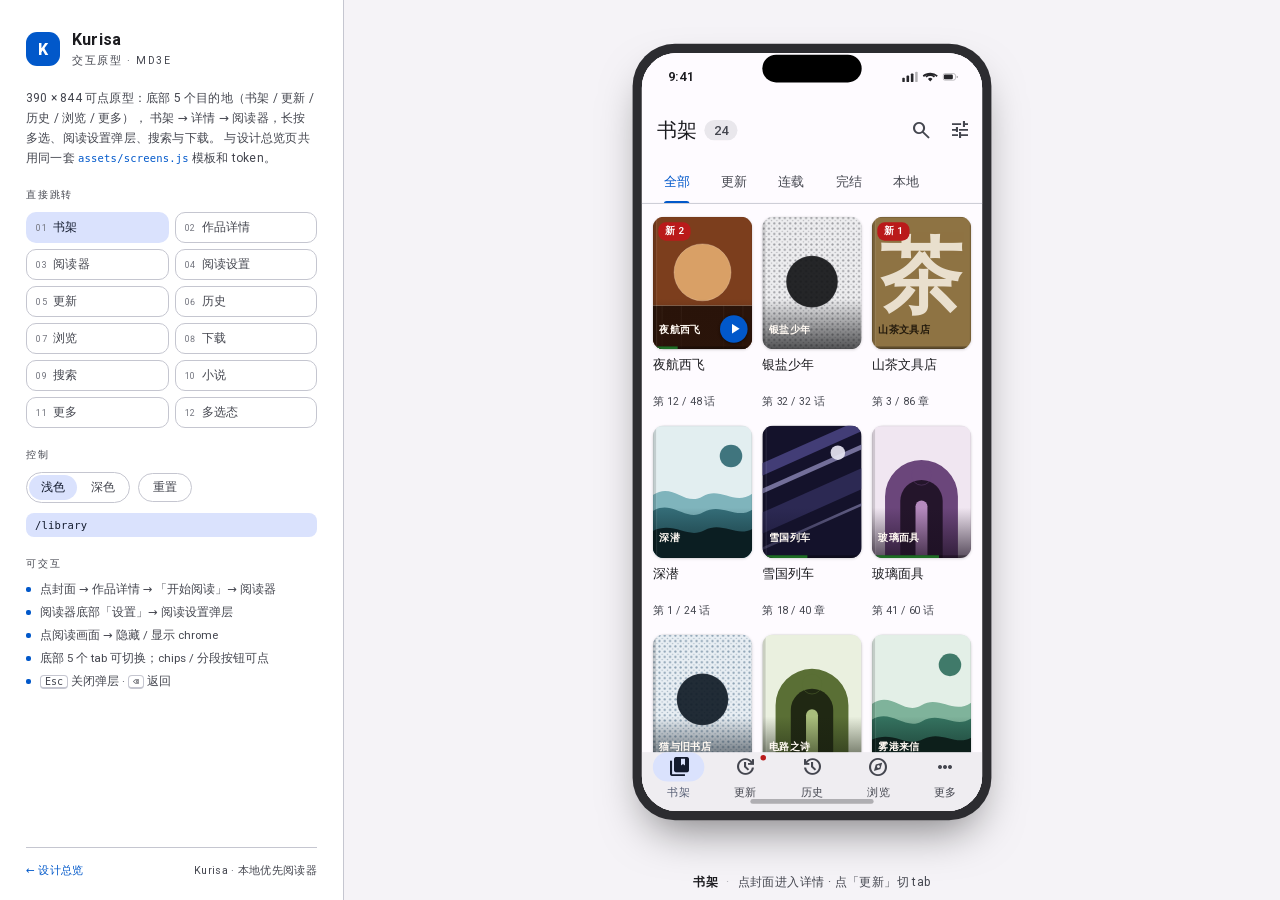
<file: design/prototype.html>
<!doctype html>
<html lang="zh-CN">
<head>
<meta charset="utf-8">
<meta name="viewport" content="width=device-width, initial-scale=1">
<title>Kurisa · 交互原型</title>
<link rel="stylesheet" href="assets/tokens.css">
<link rel="stylesheet" href="assets/base.css">
<link rel="stylesheet" href="assets/components.css">
<link rel="stylesheet" href="assets/screens.css">
<link rel="stylesheet" href="assets/prototype.css">
</head>
<body class="proto">

<div class="proto-shell">
  <aside class="proto-panel">
    <a class="proto-brand" href="index.html">
      <span class="brand-mark">K</span>
      <span>
        <b>Kurisa</b>
        <span class="pb-sub">交互原型 · MD3E</span>
      </span>
    </a>

    <p class="proto-lede">
      390 × 844 可点原型：底部 5 个目的地（书架 / 更新 / 历史 / 浏览 / 更多），
      书架 → 详情 → 阅读器，长按多选、阅读设置弹层、搜索与下载。
      与设计总览页共用同一套 <code>assets/screens.js</code> 模板和 token。
    </p>

    <div class="proto-group">
      <span class="pg-title">直接跳转</span>
      <div class="proto-jump" id="jumpList"></div>
    </div>

    <div class="proto-group">
      <span class="pg-title">控制</span>
      <div class="proto-controls">
        <div class="seg" id="themeSeg">
          <button data-t="light" class="on">浅色</button>
          <button data-t="dark">深色</button>
        </div>
        <button class="pbtn" id="resetBtn">重置</button>
      </div>
      <div class="proto-route" id="routeLabel">/shelf</div>
    </div>

    <div class="proto-group">
      <span class="pg-title">可交互</span>
      <ul class="proto-hints">
        <li>点封面 → 作品详情 → 「开始阅读」→ 阅读器</li>
        <li>阅读器底部「设置」→ 阅读设置弹层</li>
        <li>点阅读画面 → 隐藏 / 显示 chrome</li>
        <li>底部 5 个 tab 可切换；chips / 分段按钮可点</li>
        <li><kbd>Esc</kbd> 关闭弹层 · <kbd>⌫</kbd> 返回</li>
      </ul>
    </div>

    <div class="proto-foot">
      <a href="index.html">← 设计总览</a>
      <span>Kurisa · 本地优先阅读器</span>
    </div>
  </aside>

  <main class="proto-stage">
    <div class="device proto-device" id="device">
      <div class="device-screen" id="screen" data-theme="light"></div>
      <div class="device-island"></div>
    </div>
    <div class="proto-caption"><span id="captionTitle">书架</span><span class="pc-sep">·</span><span id="captionNote">点击封面进入详情</span></div>
  </main>
</div>

<script src="assets/tokens.js"></script>
<script src="assets/data.js"></script>
<script src="assets/screens.js"></script>
<script src="assets/prototype.js"></script>
</body>
</html>
</file>
<file: design/assets/tokens.css>
/* AUTO-GENERATED by tools/generate_tokens.py — do not edit by hand. */
/* HCT palettes: primary(268.5,63) secondary(268.5,18) tertiary(145.6,52) neutral(268,4) neutralVariant(268,8) error(25,84) */
:root {
  --md-primary: #0158CA;
  --md-on-primary: #FFFFFF;
  --md-primary-container: #D9E2FF;
  --md-on-primary-container: #001945;
  --md-inverse-primary: #B0C6FF;
  --md-primary-fixed: #D9E2FF;
  --md-primary-fixed-dim: #B0C6FF;
  --md-on-primary-fixed: #001945;
  --md-on-primary-fixed-variant: #00429B;
  --md-secondary: #565E74;
  --md-on-secondary: #FFFFFF;
  --md-secondary-container: #DAE2FD;
  --md-on-secondary-container: #131B2E;
  --md-secondary-fixed: #DAE2FD;
  --md-secondary-fixed-dim: #BEC6E0;
  --md-on-secondary-fixed: #131B2E;
  --md-on-secondary-fixed-variant: #3E465C;
  --md-tertiary: #1E6D25;
  --md-on-tertiary: #FFFFFF;
  --md-tertiary-container: #A4F69D;
  --md-on-tertiary-container: #002204;
  --md-tertiary-fixed: #A4F69D;
  --md-tertiary-fixed-dim: #89D984;
  --md-on-tertiary-fixed: #002204;
  --md-on-tertiary-fixed-variant: #005312;
  --md-error: #BA1A1A;
  --md-on-error: #FFFFFF;
  --md-error-container: #FFDAD6;
  --md-on-error-container: #410002;
  --md-background: #FEFBFF;
  --md-on-background: #1B1B1F;
  --md-surface: #FEFBFF;
  --md-on-surface: #1B1B1F;
  --md-surface-variant: #E1E2EC;
  --md-on-surface-variant: #44464F;
  --md-surface-tint: #0158CA;
  --md-inverse-surface: #303034;
  --md-inverse-on-surface: #F2F0F4;
  --md-outline: #757780;
  --md-outline-variant: #C5C6D0;
  --md-scrim: #000000;
  --md-surface-dim: #DBD9DD;
  --md-surface-bright: #FBF8FD;
  --md-surface-container-lowest: #FFFFFF;
  --md-surface-container-low: #F5F3F7;
  --md-surface-container: #EFEDF1;
  --md-surface-container-high: #E9E7EC;
  --md-surface-container-highest: #E3E2E6;
}

[data-theme="dark"] {
  --md-primary: #B0C6FF;
  --md-on-primary: #002D6E;
  --md-primary-container: #00429B;
  --md-on-primary-container: #D9E2FF;
  --md-inverse-primary: #0158CA;
  --md-primary-fixed: #D9E2FF;
  --md-primary-fixed-dim: #B0C6FF;
  --md-on-primary-fixed: #001945;
  --md-on-primary-fixed-variant: #00429B;
  --md-secondary: #BEC6E0;
  --md-on-secondary: #283044;
  --md-secondary-container: #3E465C;
  --md-on-secondary-container: #DAE2FD;
  --md-secondary-fixed: #DAE2FD;
  --md-secondary-fixed-dim: #BEC6E0;
  --md-on-secondary-fixed: #131B2E;
  --md-on-secondary-fixed-variant: #3E465C;
  --md-tertiary: #89D984;
  --md-on-tertiary: #003909;
  --md-tertiary-container: #005312;
  --md-on-tertiary-container: #A4F69D;
  --md-tertiary-fixed: #A4F69D;
  --md-tertiary-fixed-dim: #89D984;
  --md-on-tertiary-fixed: #002204;
  --md-on-tertiary-fixed-variant: #005312;
  --md-error: #FFB4AB;
  --md-on-error: #690005;
  --md-error-container: #93000A;
  --md-on-error-container: #FFDAD6;
  --md-background: #1B1B1F;
  --md-on-background: #E3E2E6;
  --md-surface: #1B1B1F;
  --md-on-surface: #E3E2E6;
  --md-surface-variant: #44464F;
  --md-on-surface-variant: #C5C6D0;
  --md-surface-tint: #B0C6FF;
  --md-inverse-surface: #E3E2E6;
  --md-inverse-on-surface: #303034;
  --md-outline: #8F9099;
  --md-outline-variant: #44464F;
  --md-scrim: #000000;
  --md-surface-dim: #121316;
  --md-surface-bright: #38393C;
  --md-surface-container-lowest: #0D0E11;
  --md-surface-container-low: #1B1B1F;
  --md-surface-container: #1F1F23;
  --md-surface-container-high: #292A2D;
  --md-surface-container-highest: #343438;
}
</file>
<file: design/assets/base.css>
/* ==========================================================================
   Kurisa · design prototype — base layer
   Material 3 type scale, shape scale, spacing, motion, device frame.
   ========================================================================== */

@font-face {
  font-family: 'Material Symbols Outlined';
  font-style: normal;
  font-weight: 100 700;
  font-display: block;
  src: url('fonts/material-symbols-outlined.woff2') format('woff2');
}
@font-face {
  font-family: 'Roboto';
  font-style: normal;
  font-weight: 100 900;
  font-stretch: 100%;
  font-display: swap;
  src: url('fonts/roboto-latin.woff2') format('woff2');
  unicode-range: U+0000-00FF, U+0131, U+0152-0153, U+02BB-02BC, U+02C6, U+02DA,
    U+02DC, U+0304, U+0308, U+0329, U+2000-206F, U+20AC, U+2122, U+2191, U+2193,
    U+2212, U+2215, U+FEFF, U+FFFD;
}

:root {
  --font-ui: 'Roboto', 'PingFang SC', 'Hiragino Sans GB', 'Noto Sans SC',
    'Microsoft YaHei', system-ui, sans-serif;
  --font-read: 'Songti SC', 'Source Han Serif SC', 'Noto Serif SC', 'SimSun',
    Georgia, serif;

  --sp-1: 4px;
  --sp-2: 8px;
  --sp-3: 12px;
  --sp-4: 16px;
  --sp-5: 20px;
  --sp-6: 24px;
  --sp-8: 32px;
  --sp-10: 40px;
  --sp-12: 48px;
  --sp-14: 56px;

  --r-xs: 4px;
  --r-sm: 8px;
  --r-md: 12px;
  --r-lg: 16px;
  --r-lgp: 20px;
  --r-xl: 28px;
  --r-xl2: 32px;
  --r-2xl: 48px;
  --r-full: 999px;

  /* M3 motion: emphasized set (default transitions) + standard set (utility).
     Springs (expressive/standard MotionScheme) drive Compose components;
     on web they are approximated with these curves + the duration scale below. */
  --ease-emphasized: cubic-bezier(0.2, 0, 0, 1);
  --ease-emphasized-decelerate: cubic-bezier(0.05, 0.7, 0.1, 1);
  --ease-emphasized-accelerate: cubic-bezier(0.3, 0, 0.8, 0.15);
  --ease-standard: cubic-bezier(0.2, 0, 0, 1);
  --ease-standard-decelerate: cubic-bezier(0, 0, 0, 1);
  --ease-standard-accelerate: cubic-bezier(0.3, 0, 1, 1);
  --ease-decelerate: cubic-bezier(0.05, 0.7, 0.1, 1);
  --ease-accelerate: cubic-bezier(0.3, 0, 0.8, 0.15);
  --dur-short1: 50ms;
  --dur-short2: 100ms;
  --dur-short3: 150ms;
  --dur-short4: 200ms;
  --dur-medium1: 250ms;
  --dur-medium2: 300ms;
  --dur-medium3: 350ms;
  --dur-medium4: 400ms;
  --dur-long1: 450ms;
  --dur-long2: 500ms;
  --dur-long3: 550ms;
  --dur-long4: 600ms;

  /* M3 elevation: shadow is a last resort; hierarchy comes from surface tones. */
  --el-1: 0 1px 2px rgba(0, 0, 0, 0.3), 0 1px 3px 1px rgba(0, 0, 0, 0.15);
  --el-2: 0 1px 2px rgba(0, 0, 0, 0.3), 0 2px 6px 2px rgba(0, 0, 0, 0.15);
  --el-3: 0 4px 8px 3px rgba(0, 0, 0, 0.15), 0 1px 3px rgba(0, 0, 0, 0.3);
  --el-4: 0 6px 10px 4px rgba(0, 0, 0, 0.15), 0 2px 3px rgba(0, 0, 0, 0.3);
}

*,
*::before,
*::after {
  box-sizing: border-box;
}
html,
body {
  margin: 0;
  padding: 0;
}
body {
  font-family: var(--font-ui);
  -webkit-font-smoothing: antialiased;
  text-rendering: optimizeLegibility;
}
button {
  font: inherit;
  color: inherit;
  border: 0;
  background: none;
  padding: 0;
  cursor: pointer;
  -webkit-tap-highlight-color: transparent;
}
svg {
  display: block;
}
::-webkit-scrollbar {
  width: 0;
  height: 0;
}

/* ---------- icons --------------------------------------------------------- */
.md-icon {
  font-family: 'Material Symbols Outlined';
  font-weight: normal;
  font-style: normal;
  font-size: 24px;
  line-height: 1;
  display: inline-block;
  white-space: nowrap;
  word-wrap: normal;
  direction: ltr;
  -webkit-font-feature-settings: 'liga';
  font-variation-settings: 'FILL' 0, 'wght' 400, 'GRAD' 0, 'opsz' 24;
  user-select: none;
  flex: none;
}
.md-icon.fill {
  font-variation-settings: 'FILL' 1, 'wght' 400, 'GRAD' 0, 'opsz' 24;
}
.md-icon.s16 { font-size: 16px; }
.md-icon.s18 { font-size: 18px; }
.md-icon.s20 { font-size: 20px; }
.md-icon.s28 { font-size: 28px; }

/* ---------- M3 type scale ------------------------------------------------- */
.display-large { font-size: 57px; line-height: 64px; font-weight: 400; letter-spacing: -0.25px; }
.display-medium { font-size: 45px; line-height: 52px; font-weight: 400; }
.display-small { font-size: 36px; line-height: 44px; font-weight: 400; }
.headline-large { font-size: 32px; line-height: 40px; font-weight: 400; }
.headline-medium { font-size: 28px; line-height: 36px; font-weight: 400; }
.headline-small { font-size: 24px; line-height: 32px; font-weight: 400; }
.title-large { font-size: 22px; line-height: 28px; font-weight: 400; }
.title-medium { font-size: 16px; line-height: 24px; font-weight: 500; letter-spacing: 0.15px; }
.title-small { font-size: 14px; line-height: 20px; font-weight: 500; letter-spacing: 0.1px; }
.body-large { font-size: 16px; line-height: 24px; font-weight: 400; letter-spacing: 0.5px; }
.body-medium { font-size: 14px; line-height: 20px; font-weight: 400; letter-spacing: 0.25px; }
.body-small { font-size: 12px; line-height: 16px; font-weight: 400; letter-spacing: 0.4px; }
.label-large { font-size: 14px; line-height: 20px; font-weight: 500; letter-spacing: 0.1px; }
.label-medium { font-size: 12px; line-height: 16px; font-weight: 500; letter-spacing: 0.5px; }
.label-small { font-size: 11px; line-height: 16px; font-weight: 500; letter-spacing: 0.5px; }

/* M3E emphasized slots — same size, heavier weight */
.emph-title { font-weight: 600; letter-spacing: 0; }
.emph-headline { font-weight: 600; letter-spacing: -0.2px; }
.emph-label { font-weight: 600; }
.section-header {
  font-size: 14px;
  line-height: 20px;
  font-weight: 600;
  letter-spacing: 0.1px;
  color: var(--md-on-surface-variant);
}
.tnum {
  font-variant-numeric: tabular-nums;
}
.muted {
  color: var(--md-on-surface-variant);
}
.serif {
  font-family: var(--font-read);
}
.truncate {
  overflow: hidden;
  text-overflow: ellipsis;
  white-space: nowrap;
}
.clamp-2 {
  display: -webkit-box;
  -webkit-line-clamp: 2;
  -webkit-box-orient: vertical;
  overflow: hidden;
}
.clamp-3 {
  display: -webkit-box;
  -webkit-line-clamp: 3;
  -webkit-box-orient: vertical;
  overflow: hidden;
}
.spacer {
  flex: 1;
}

/* ---------- device frame -------------------------------------------------- */
.device {
  position: relative;
  width: 390px;
  height: 844px;
  flex: none;
  border-radius: 46px;
  background: #2c2c30;
  padding: 10px;
  box-shadow: 0 24px 48px -16px rgba(0, 0, 0, 0.5), 0 0 0 1px rgba(255, 255, 255, 0.08);
}
.device-screen {
  position: relative;
  width: 100%;
  height: 100%;
  border-radius: 38px;
  overflow: hidden;
  background: var(--md-surface);
  color: var(--md-on-surface);
  isolation: isolate;
}
.device-island {
  position: absolute;
  top: 12px;
  left: 50%;
  transform: translateX(-50%);
  width: 108px;
  height: 30px;
  border-radius: var(--r-full);
  background: #000;
  z-index: 60;
}
.statusbar {
  position: absolute;
  inset: 0 0 auto 0;
  height: 52px;
  display: flex;
  align-items: center;
  justify-content: space-between;
  padding: 0 26px 0 28px;
  font-size: 14px;
  font-weight: 600;
  letter-spacing: 0.2px;
  z-index: 50;
  pointer-events: none;
  color: var(--md-on-surface);
}
.statusbar.on-dark {
  color: #fff;
}
.statusbar .sb-right {
  display: flex;
  align-items: center;
  gap: 5px;
}
.statusbar svg {
  width: 17px;
  height: 12px;
  opacity: 0.95;
}
.home-indicator {
  position: absolute;
  bottom: 8px;
  left: 50%;
  transform: translateX(-50%);
  width: 134px;
  height: 5px;
  border-radius: var(--r-full);
  background: var(--md-on-surface);
  opacity: 0.3;
  z-index: 55;
  pointer-events: none;
}
.home-indicator.on-dark {
  background: #fff;
  opacity: 0.5;
}

/* ---------- screen scaffold ----------------------------------------------- */
.screen {
  position: absolute;
  inset: 0;
  display: flex;
  flex-direction: column;
  background: var(--md-surface);
  color: var(--md-on-surface);
}
.scroll {
  flex: 1;
  overflow-y: auto;
  overflow-x: hidden;
  overscroll-behavior: contain;
  scrollbar-width: none;
}
.pad-16 {
  padding-left: 16px;
  padding-right: 16px;
}
.divider {
  height: 1px;
  background: var(--md-outline-variant);
  opacity: 0.6;
}
.pressable {
  transition: transform var(--dur-short3) var(--ease-emphasized);
}
.pressable:active {
  transform: scale(0.97);
}
</file>
<file: design/assets/components.css>
/* ==========================================================================
   Kurisa · design prototype — Material 3 / M3E components
   Sizes follow material3 tokens (see md3e-skill references/recipes).
   ========================================================================== */

/* ---------- top app bar (small, 64dp) -------------------------------------- */
.m3-topbar {
  height: 64px;
  flex: none;
  display: flex;
  align-items: center;
  gap: 2px;
  padding: 0 4px;
  position: relative;
  z-index: 20;
}
.m3-topbar-title {
  font-size: 22px;
  line-height: 28px;
  font-weight: 400;
  margin: 0 0 0 12px;
  display: flex;
  align-items: center;
  gap: 8px;
  flex: 1;
  min-width: 0;
}
.count-pill {
  font-size: 14px;
  line-height: 20px;
  font-weight: 500;
  letter-spacing: 0.1px;
  color: var(--md-on-surface-variant);
  background: var(--md-surface-container-high);
  border-radius: var(--r-full);
  padding: 1px 10px;
}

/* ---------- icon button ---------------------------------------------------- */
.m3-icon-btn {
  width: 40px;
  height: 40px;
  border-radius: var(--r-full);
  display: inline-grid;
  place-items: center;
  color: var(--md-on-surface-variant);
  transition: background-color var(--dur-short3) var(--ease-standard),
    transform var(--dur-short3) var(--ease-emphasized);
  flex: none;
}
.m3-icon-btn:hover {
  background: color-mix(in srgb, currentColor 8%, transparent);
}
.m3-icon-btn:active {
  background: color-mix(in srgb, currentColor 10%, transparent);
}
.m3-icon-btn.s32 { width: 32px; height: 32px; }
.m3-icon-btn.s32 .md-icon { font-size: 20px; }
.m3-icon-btn.filled {
  background: var(--md-primary);
  color: var(--md-on-primary);
}
.m3-icon-btn.tonal {
  background: var(--md-secondary-container);
  color: var(--md-on-secondary-container);
}
.m3-icon-btn.filled-tonal {
  background: var(--md-primary-container);
  color: var(--md-on-primary-container);
}
.m3-icon-btn.outlined {
  box-shadow: inset 0 0 0 1px var(--md-outline-variant);
  color: var(--md-on-surface);
}
.m3-icon-btn.on-media {
  color: #fff;
  background: rgba(0, 0, 0, 0.24);
}
.m3-icon-btn.active {
  color: var(--md-primary);
}

/* ---------- buttons --------------------------------------------------------
   M3E ladder: XS 32 / S 40 (default) / M 56 / L 96 / XL 136.
   Round = full pill; square variant per size; pressed morphs more square.
   Label type grows with size; icon 18dp beside the label at XS/S. */
.m3-btn {
  --btn-h: 40px;
  --btn-icon: 18px;
  height: var(--btn-h);
  padding: 0 16px;
  border-radius: var(--r-full);
  display: inline-flex;
  align-items: center;
  justify-content: center;
  gap: 8px;
  font-size: 14px;
  line-height: 20px;
  font-weight: 500;
  letter-spacing: 0.1px;
  white-space: nowrap;
  position: relative;
  transition: background-color var(--dur-short3) var(--ease-standard),
    box-shadow var(--dur-short3) var(--ease-standard),
    border-radius var(--dur-short4) var(--ease-emphasized-decelerate);
}
.m3-btn:active {
  border-radius: 8px;
}
.m3-btn .md-icon {
  font-size: var(--btn-icon);
}
.m3-btn.filled {
  background: var(--md-primary);
  color: var(--md-on-primary);
}
.m3-btn.tonal {
  background: var(--md-secondary-container);
  color: var(--md-on-secondary-container);
}
.m3-btn.elevated {
  background: var(--md-surface-container-low);
  color: var(--md-primary);
  box-shadow: var(--el-1);
}
.m3-btn.outlined {
  color: var(--md-on-surface-variant);
  box-shadow: inset 0 0 0 1px var(--md-outline);
}
.m3-btn.text {
  color: var(--md-primary);
  padding: 0 12px;
}
.m3-btn.xs { --btn-h: 32px; --btn-icon: 18px; }
.m3-btn.xs:active { border-radius: 8px; }
.m3-btn.m {
  --btn-h: 56px;
  --btn-icon: 24px;
  padding: 0 24px;
  font-size: 16px;
  line-height: 24px;
  font-weight: 500;
  letter-spacing: 0.15px;
}
.m3-btn.m:active { border-radius: 12px; }
.m3-btn.l {
  --btn-h: 96px;
  --btn-icon: 32px;
  padding: 0 48px;
  font-size: 24px;
  line-height: 32px;
  font-weight: 400;
}
.m3-btn.l:active { border-radius: 16px; }
.m3-btn.xl {
  --btn-h: 136px;
  --btn-icon: 40px;
  padding: 0 64px;
  font-size: 32px;
  line-height: 40px;
  font-weight: 400;
}
.m3-btn.xl:active { border-radius: 16px; }
.m3-btn.square { border-radius: var(--r-md); }
.m3-btn.m.square { border-radius: var(--r-lg); }
.m3-btn.l.square,
.m3-btn.xl.square { border-radius: var(--r-xl); }
.m3-btn.wide { width: 100%; }
.m3-btn[disabled] {
  background: color-mix(in srgb, var(--md-on-surface) 12%, transparent);
  color: color-mix(in srgb, var(--md-on-surface) 38%, transparent);
  box-shadow: none;
  pointer-events: none;
}
.m3-btn.text[disabled],
.m3-btn.outlined[disabled] {
  background: transparent;
}

/* ---------- FAB ------------------------------------------------------------
   M3E: 56 / 80 / 96 (40dp small retired); corners large / large-increased /
   extra-large; icons 24 / 28 / 36. Default primary-container, elevation 3.
   No press bounce — state layer only, hovered rises to level 4. */
.m3-fab {
  width: 56px;
  height: 56px;
  border-radius: var(--r-lg);
  background: var(--md-primary-container);
  color: var(--md-on-primary-container);
  display: grid;
  place-items: center;
  box-shadow: var(--el-3);
  transition: background-color var(--dur-short3) var(--ease-standard),
    box-shadow var(--dur-short3) var(--ease-standard);
}
.m3-fab .md-icon {
  font-size: 24px;
}
.m3-fab:hover {
  box-shadow: 0 6px 10px 4px rgba(0, 0, 0, 0.15), 0 2px 3px rgba(0, 0, 0, 0.3);
}
.m3-fab.md {
  width: 80px;
  height: 80px;
  border-radius: var(--r-lgp);
}
.m3-fab.md .md-icon {
  font-size: 28px;
}
.m3-fab.lg {
  width: 96px;
  height: 96px;
  border-radius: var(--r-xl);
}
.m3-fab.lg .md-icon {
  font-size: 36px;
}
.m3-fab.ext {
  width: auto;
  height: 56px;
  padding: 0 16px;
  display: inline-flex;
  align-items: center;
  gap: 12px;
  font-size: 16px;
  line-height: 24px;
  font-weight: 500;
  letter-spacing: 0.15px;
}
.m3-fab.ext .md-icon {
  font-size: 24px;
}
.m3-fab.secondary {
  background: var(--md-secondary-container);
  color: var(--md-on-secondary-container);
}
.m3-fab.primary {
  background: var(--md-primary);
  color: var(--md-on-primary);
}

/* ---------- flexible navigation bar (shorter than 80dp baseline) -----------
   Compact: vertical items · Medium: horizontal items. Container
   surface-container; active icon on-secondary-container; ACTIVE LABEL
   SECONDARY (changed from on-surface-variant); indicator 56x32. */
.m3-navbar {
  position: absolute;
  left: 0;
  right: 0;
  bottom: 0;
  height: 64px;
  padding: 0 4px 6px;
  display: flex;
  align-items: flex-start;
  justify-content: space-around;
  background: var(--md-surface-container);
  z-index: 40;
}
.m3-nav-item {
  flex: 1;
  display: flex;
  flex-direction: column;
  align-items: center;
  gap: 4px;
  color: var(--md-on-surface-variant);
  font-size: 12px;
  line-height: 16px;
  font-weight: 500;
  letter-spacing: 0.5px;
  position: relative;
}
.m3-nav-item .nav-ind {
  width: 56px;
  height: 32px;
  border-radius: var(--r-full);
  display: grid;
  place-items: center;
  transition: background-color var(--dur-medium2) var(--ease-emphasized),
    color var(--dur-medium2) var(--ease-standard);
}
.m3-nav-item.on {
  color: var(--md-secondary);
}
.m3-nav-item.on .nav-ind {
  background: var(--md-secondary-container);
  color: var(--md-on-secondary-container);
}
.m3-nav-item.on .md-icon {
  font-variation-settings: 'FILL' 1, 'wght' 500, 'GRAD' 0, 'opsz' 24;
}
.m3-nav-item .nav-dot {
  position: absolute;
  top: 3px;
  right: 50%;
  margin-right: -22px;
  width: 6px;
  height: 6px;
  border-radius: 50%;
  background: var(--md-error);
}

/* ---------- tabs ----------------------------------------------------------- */
.m3-tabrow {
  height: 48px;
  flex: none;
  display: flex;
  overflow-x: auto;
  scrollbar-width: none;
  border-bottom: 1px solid var(--md-outline-variant);
  padding: 0 8px;
  gap: 2px;
}
.m3-tabrow::-webkit-scrollbar {
  height: 0;
}
.m3-tab {
  position: relative;
  height: 48px;
  padding: 0 16px;
  display: inline-flex;
  align-items: center;
  gap: 6px;
  font-size: 14px;
  line-height: 20px;
  font-weight: 500;
  letter-spacing: 0.1px;
  color: var(--md-on-surface-variant);
  white-space: nowrap;
  flex: none;
}
.m3-tab.on {
  color: var(--md-primary);
}
.m3-tab.on::after {
  content: '';
  position: absolute;
  left: 50%;
  transform: translateX(-50%);
  bottom: 0;
  width: calc(100% - 32px);
  height: 3px;
  border-radius: 3px 3px 0 0;
  background: var(--md-primary);
}
.m3-tab .tab-num {
  font-size: 11px;
  font-weight: 600;
  padding: 0 5px;
  border-radius: var(--r-full);
  background: var(--md-surface-container-high);
  color: var(--md-on-surface-variant);
  line-height: 16px;
}
.m3-tab.on .tab-num {
  background: var(--md-primary-container);
  color: var(--md-on-primary-container);
}

/* ---------- chips ---------------------------------------------------------- */
.m3-chip {
  height: 32px;
  padding: 0 12px 0 10px;
  border-radius: var(--r-sm);
  display: inline-flex;
  align-items: center;
  gap: 6px;
  font-size: 14px;
  line-height: 20px;
  font-weight: 500;
  letter-spacing: 0.1px;
  color: var(--md-on-surface-variant);
  box-shadow: inset 0 0 0 1px var(--md-outline-variant);
  background: transparent;
  white-space: nowrap;
  transition: border-radius var(--dur-medium2) var(--ease-emphasized),
    background-color var(--dur-medium2) var(--ease-standard),
    color var(--dur-medium2) var(--ease-standard),
    box-shadow var(--dur-medium2) var(--ease-standard);
}
.m3-chip .md-icon {
  font-size: 18px;
}
.m3-chip.sel {
  background: var(--md-secondary-container);
  color: var(--md-on-secondary-container);
  box-shadow: none;
  border-radius: var(--r-full);
}
.m3-chip.sel .md-icon {
  font-variation-settings: 'FILL' 1, 'wght' 500, 'GRAD' 0, 'opsz' 20;
}
.m3-chip.tonal {
  background: var(--md-surface-container-high);
  box-shadow: none;
}
.m3-chip.assist {
  padding: 0 14px 0 10px;
}
.chip-scroll {
  display: flex;
  gap: 8px;
  overflow-x: auto;
  padding: 8px 16px;
  scrollbar-width: none;
}

/* ---------- button group ---------------------------------------------------
   Standard: each item keeps its own full-round shape, separated by gaps
   (18 / 12 / 8 / 8 / 8dp per size) — for one-shot action clusters.
   Connected: items 2dp apart, round ends + squared joins (4 / 8 / 8 / 16 /
   20dp) — reserved for single/multiple SELECTION toggles only. */
.m3-btngroup {
  display: inline-flex;
  align-items: center;
  gap: 8px;
}
.m3-btngroup button {
  height: 40px;
  padding: 0 16px;
  border-radius: var(--r-full);
  display: inline-flex;
  align-items: center;
  gap: 6px;
  font-size: 14px;
  font-weight: 500;
  letter-spacing: 0.1px;
  color: var(--md-on-surface-variant);
  box-shadow: inset 0 0 0 1px var(--md-outline-variant);
  transition: background-color var(--dur-medium2) var(--ease-standard);
}
.m3-btngroup button.on {
  background: var(--md-secondary-container);
  color: var(--md-on-secondary-container);
  box-shadow: none;
}
.m3-btngroup .md-icon {
  font-size: 18px;
}
.m3-btngroup.xs {
  gap: 18px;
}
.m3-btngroup.xs button {
  height: 32px;
  padding: 0 12px;
  font-size: 12px;
}
.m3-btngroup.connected {
  gap: 2px;
}
.m3-btngroup.connected button {
  border-radius: 4px;
  box-shadow: inset 0 0 0 1px var(--md-outline-variant);
}
.m3-btngroup.connected button:first-child {
  border-radius: var(--r-full) 4px 4px var(--r-full);
}
.m3-btngroup.connected button:last-child {
  border-radius: 4px var(--r-full) var(--r-full) 4px;
}
.m3-btngroup.connected button:only-child {
  border-radius: var(--r-full);
}

/* ---------- cards ---------------------------------------------------------- */
.m3-card {
  border-radius: var(--r-md);
  overflow: hidden;
}
.m3-card.filled {
  background: var(--md-surface-container-highest);
}
.m3-card.elevated {
  background: var(--md-surface-container-low);
  box-shadow: var(--el-1);
}
.m3-card.elevated:hover {
  box-shadow: var(--el-2);
}
.m3-card.outlined {
  box-shadow: inset 0 0 0 1px var(--md-outline-variant);
}

/* ---------- list rows ------------------------------------------------------ */
.m3-row {
  display: flex;
  align-items: center;
  gap: 16px;
  padding: 12px 16px;
  min-height: 72px;
  width: 100%;
  text-align: left;
  transition: background-color var(--dur-short3) var(--ease-standard);
}
.m3-row:hover {
  background: color-mix(in srgb, var(--md-on-surface) 4%, transparent);
}
.m3-row.one-line {
  min-height: 56px;
  padding-top: 8px;
  padding-bottom: 8px;
}
.m3-row .row-text {
  flex: 1;
  min-width: 0;
  display: flex;
  flex-direction: column;
  gap: 2px;
}
.m3-row .row-title {
  font-size: 15px;
  line-height: 22px;
  letter-spacing: 0.15px;
}
.m3-row .row-sub {
  font-size: 12.5px;
  line-height: 18px;
  color: var(--md-on-surface-variant);
  letter-spacing: 0.2px;
}
.m3-leading {
  width: 40px;
  height: 40px;
  border-radius: var(--r-md);
  display: grid;
  place-items: center;
  background: var(--md-surface-container-high);
  color: var(--md-on-surface-variant);
  flex: none;
  font-weight: 700;
  font-size: 15px;
}
.m3-leading.round {
  border-radius: 50%;
}

/* ---------- switch / slider / progress ------------------------------------ */
.m3-switch {
  width: 52px;
  height: 32px;
  border-radius: var(--r-full);
  background: var(--md-surface-container-highest);
  box-shadow: inset 0 0 0 2px var(--md-outline);
  position: relative;
  flex: none;
  transition: background-color var(--dur-medium2) var(--ease-standard),
    box-shadow var(--dur-medium2) var(--ease-standard);
}
.m3-switch::after {
  content: '';
  position: absolute;
  top: 50%;
  left: 8px;
  width: 16px;
  height: 16px;
  border-radius: 50%;
  background: var(--md-outline);
  transform: translateY(-50%);
  transition: transform var(--dur-medium2) var(--ease-emphasized),
    width var(--dur-medium2) var(--ease-emphasized),
    height var(--dur-medium2) var(--ease-emphasized),
    background-color var(--dur-medium2) var(--ease-standard);
}
.m3-switch.on {
  background: var(--md-primary);
  box-shadow: none;
}
.m3-switch.on::after {
  transform: translate(22px, -50%) scale(1.5);
  background: var(--md-on-primary);
}
.m3-switch:active::after {
  width: 28px;
}

.m3-slider {
  height: 32px;
  flex: 1;
  display: flex;
  align-items: center;
  position: relative;
}
.m3-slider .track {
  position: absolute;
  left: 0;
  right: 0;
  height: 16px;
  border-radius: var(--r-full);
  background: var(--md-secondary-container);
  overflow: hidden;
}
.m3-slider .track::before {
  content: '';
  display: block;
  width: var(--fill, 40%);
  height: 100%;
  background: var(--md-primary);
  border-radius: var(--r-full);
}
.m3-slider .handle {
  position: absolute;
  left: var(--fill, 40%);
  transform: translateX(-50%);
  width: 4px;
  height: 44px;
  border-radius: var(--r-full);
  background: var(--md-primary);
}
.m3-progress {
  height: 4px;
  border-radius: var(--r-full);
  background: var(--md-secondary-container);
  overflow: hidden;
}
.m3-progress > i {
  display: block;
  height: 100%;
  border-radius: inherit;
  background: var(--md-primary);
}
.m3-progress.tertiary {
  background: color-mix(in srgb, var(--md-tertiary) 22%, transparent);
}
.m3-progress.tertiary > i {
  background: var(--md-tertiary);
}
.m3-wavy {
  width: 100%;
  height: 12px;
  display: block;
}
.m3-wavy .wv-track {
  stroke: color-mix(in srgb, var(--md-primary) 22%, transparent);
  stroke-width: 3;
  fill: none;
  stroke-linecap: round;
}
.m3-wavy .wv-fill {
  stroke: var(--md-primary);
  stroke-width: 3.2;
  fill: none;
  stroke-linecap: round;
  animation: wv-flow 1.6s linear infinite;
}
@keyframes wv-flow {
  to { transform: translateX(-30px); }
}

/* ---------- badge ---------------------------------------------------------- */
.m3-badge {
  min-width: 16px;
  height: 16px;
  padding: 0 4px;
  border-radius: var(--r-full);
  background: var(--md-error);
  color: var(--md-on-error);
  font-size: 11px;
  font-weight: 600;
  display: inline-grid;
  place-items: center;
  letter-spacing: 0;
}
.m3-badge.dot {
  min-width: 6px;
  width: 6px;
  height: 6px;
  padding: 0;
}
.m3-badge.new {
  background: var(--md-error);
  color: var(--md-on-error);
}

/* ---------- bottom sheet --------------------------------------------------- */
.scrim {
  position: absolute;
  inset: 0;
  background: rgba(0, 0, 0, 0.32);
  z-index: 60;
}
.m3-sheet {
  position: absolute;
  left: 0;
  right: 0;
  bottom: 0;
  max-width: 640px;
  margin: 0 auto;
  border-radius: var(--r-xl) var(--r-xl) 0 0;
  background: var(--md-surface-container-low);
  z-index: 65;
  padding: 8px 0 28px;
  box-shadow: var(--el-1);
  animation: sheet-up var(--dur-medium4) var(--ease-emphasized-decelerate);
}
@keyframes sheet-up {
  from { transform: translateY(24%); }
}
.m3-sheet .handle {
  width: 32px;
  height: 4px;
  border-radius: var(--r-full);
  background: var(--md-on-surface-variant);
  opacity: 0.4;
  margin: 8px auto 14px;
}
.m3-sheet-title {
  margin: 0;
  padding: 0 24px 8px;
  font-size: 22px;
  line-height: 28px;
  font-weight: 400;
}
.sheet-row {
  display: flex;
  align-items: center;
  gap: 16px;
  padding: 14px 24px;
}
.sheet-actions {
  display: flex;
  justify-content: flex-end;
  gap: 8px;
  padding: 16px 24px 0;
}

/* ---------- toolbar --------------------------------------------------------
   Floating (default): hugs content, 64dp, full stadium, elevation 3.
   Docked: full width, square, no elevation, bottom only, never with a nav bar.
   Standard: surface-container / on-surface-variant (selected:
   secondary-container). Vibrant: primary-container emphasis for one region. */
.m3-toolbar {
  display: flex;
  align-items: center;
  gap: 4px;
  height: 64px;
  padding: 0 12px;
  background: var(--md-surface-container);
  color: var(--md-on-surface-variant);
  border-radius: var(--r-full);
  box-shadow: var(--el-3);
  width: fit-content;
  margin: 0 auto;
}
.m3-toolbar .m3-icon-btn.on {
  background: var(--md-secondary-container);
  color: var(--md-on-secondary-container);
}
.m3-toolbar.docked {
  width: auto;
  margin: 0;
  border-radius: 0;
  box-shadow: none;
  padding: 0 16px;
}
.m3-toolbar.vibrant {
  background: var(--md-primary-container);
  color: var(--md-on-primary-container);
}
.m3-toolbar.vibrant .m3-icon-btn.on {
  background: var(--md-surface-container);
  color: var(--md-on-surface);
}

/* ---------- search bar ----------------------------------------------------- */
.m3-searchbar {
  height: 56px;
  border-radius: var(--r-full);
  background: var(--md-surface-container-high);
  display: flex;
  align-items: center;
  gap: 12px;
  padding: 0 8px 0 16px;
  color: var(--md-on-surface-variant);
}
.m3-searchbar .ph {
  flex: 1;
  font-size: 16px;
  line-height: 24px;
  letter-spacing: 0.5px;
  color: var(--md-on-surface-variant);
}
.m3-searchfield {
  height: 48px;
  border-radius: var(--r-full);
  background: var(--md-surface-container-high);
  display: flex;
  align-items: center;
  gap: 10px;
  padding: 0 6px 0 14px;
  flex: 1;
}
.m3-searchfield .q {
  flex: 1;
  font-size: 16px;
  letter-spacing: 0.3px;
}
.m3-searchfield .caret {
  display: inline-block;
  width: 2px;
  height: 18px;
  background: var(--md-primary);
  vertical-align: -3px;
  animation: blink 1.1s steps(1) infinite;
}
@keyframes blink {
  50% { opacity: 0; }
}

/* ---------- cover ---------------------------------------------------------- */
.cover {
  position: relative;
  aspect-ratio: 3 / 4;
  border-radius: var(--r-md);
  overflow: hidden;
  background: var(--md-surface-container-high);
  isolation: isolate;
}
.cover svg {
  width: 100%;
  height: 100%;
}
.cover .c-badge {
  position: absolute;
  top: 6px;
  right: 6px;
  z-index: 2;
}
.cover .c-check {
  position: absolute;
  top: 6px;
  left: 6px;
  z-index: 2;
  color: #fff;
  filter: drop-shadow(0 1px 2px rgba(0, 0, 0, 0.4));
}
.cover .c-progress {
  position: absolute;
  left: 0;
  right: 0;
  bottom: 0;
  height: 3px;
  background: rgba(0, 0, 0, 0.32);
  z-index: 2;
}
.cover .c-progress > i {
  display: block;
  height: 100%;
  background: var(--md-tertiary);
}
</file>
<file: design/assets/screens.css>
/* ==========================================================================
   Kurisa · design prototype — screens
   Layout follows the reference reader app: 5-tab shell, adaptive cover grid,
   blurred info header, chapter list, immersive reader, settings list.
   ========================================================================== */

.appbar-wrap {
  flex: none;
  padding-top: 52px;
  background: var(--md-surface);
  z-index: 20;
}
.screen > .scroll {
  padding-bottom: 104px;
}

/* ==========================================================================
   LIBRARY
   ========================================================================== */
.lib-grid {
  display: grid;
  grid-template-columns: repeat(3, 1fr);
  column-gap: 11px;
  row-gap: 18px;
  padding: 14px 12px 8px;
}
.lib-item {
  display: flex;
  flex-direction: column;
  gap: 7px;
  text-align: left;
}
.lib-item .cover {
  border-radius: var(--r-md);
  box-shadow: 0 1px 3px rgba(0, 0, 0, 0.16);
  transition: filter var(--dur-short3) var(--ease-standard);
}
.lib-item:active .cover {
  filter: brightness(0.92);
}
.lib-title {
  font-size: 14px;
  line-height: 20px;
  font-weight: 500;
  letter-spacing: 0.1px;
  color: var(--md-on-surface);
  display: -webkit-box;
  -webkit-line-clamp: 2;
  -webkit-box-orient: vertical;
  overflow: hidden;
  min-height: 36px;
}
.lib-sub {
  font-size: 11.5px;
  line-height: 15px;
  color: var(--md-on-surface-variant);
  letter-spacing: 0.3px;
  display: flex;
  align-items: center;
  gap: 4px;
}
.lib-resume {
  position: absolute;
  right: 5px;
  bottom: 7px;
  width: 30px;
  height: 30px;
  border-radius: 50%;
  background: var(--md-primary);
  color: var(--md-on-primary);
  display: grid;
  place-items: center;
  z-index: 3;
  box-shadow: var(--el-1);
}
.lib-resume .md-icon {
  font-size: 18px;
}
.lib-new {
  position: absolute;
  top: 6px;
  left: 6px;
  z-index: 3;
  height: 20px;
  padding: 0 7px;
  border-radius: var(--r-sm);
  background: var(--md-error);
  color: var(--md-on-error);
  font-size: 10.5px;
  font-weight: 600;
  letter-spacing: 0.3px;
  display: inline-flex;
  align-items: center;
  gap: 2px;
}
.lib-end {
  grid-column: 1 / -1;
  display: flex;
  flex-direction: column;
  align-items: center;
  gap: 8px;
  padding: 26px 0 34px;
  color: var(--md-on-surface-variant);
  font-size: 12px;
}

/* selection mode (long-press) */
.lib-item.sel .cover {
  filter: brightness(0.9);
  box-shadow: 0 0 0 3px var(--md-primary);
}
.lib-item.sel .lib-new {
  display: none;
}
.sel-topbar {
  height: 64px;
  display: flex;
  align-items: center;
  gap: 4px;
  padding: 0 4px;
}
.sel-title {
  font-size: 20px;
  font-weight: 500;
  margin-left: 12px;
  flex: 1;
}
.sel-toolbar {
  position: absolute;
  left: 16px;
  right: 16px;
  bottom: 24px;
  min-height: 64px;
  background: var(--md-surface-container);
  color: var(--md-on-surface-variant);
  border-radius: var(--r-full);
  box-shadow: var(--el-3);
  display: flex;
  align-items: center;
  justify-content: space-around;
  padding: 8px 12px;
  z-index: 45;
}
.sel-act {
  display: flex;
  flex-direction: column;
  align-items: center;
  gap: 3px;
  font-size: 11px;
  letter-spacing: 0.3px;
  color: inherit;
  min-width: 56px;
  min-height: 48px;
  justify-content: center;
}
.sel-act .md-icon {
  font-size: 22px;
}

/* ==========================================================================
   UPDATES / HISTORY (list screens)
   ========================================================================== */
.sec-label {
  padding: 16px 16px 6px;
  font-size: 13px;
  line-height: 18px;
  font-weight: 600;
  letter-spacing: 0.2px;
  color: var(--md-on-surface-variant);
  display: flex;
  align-items: center;
  gap: 8px;
}
.sec-label .num {
  font-size: 11px;
  font-weight: 600;
  color: var(--md-primary);
  background: var(--md-primary-container);
  border-radius: var(--r-full);
  padding: 0 7px;
  line-height: 16px;
}
.list-row {
  display: flex;
  align-items: center;
  gap: 14px;
  min-height: 72px;
  padding: 8px 16px;
  width: 100%;
  text-align: left;
  transition: background-color var(--dur-short3) var(--ease-standard);
}
.list-row:active {
  background: color-mix(in srgb, var(--md-on-surface) 6%, transparent);
}
.list-cover {
  width: 46px;
  height: 61px;
  border-radius: var(--r-sm);
  overflow: hidden;
  flex: none;
  box-shadow: 0 1px 2px rgba(0, 0, 0, 0.18);
}
.list-cover svg {
  width: 100%;
  height: 100%;
}
.list-main {
  flex: 1;
  min-width: 0;
  display: flex;
  flex-direction: column;
  gap: 2px;
}
.list-title {
  font-size: 16px;
  line-height: 24px;
  font-weight: 400;
  letter-spacing: 0.5px;
  overflow: hidden;
  text-overflow: ellipsis;
  white-space: nowrap;
}
.list-sub {
  font-size: 12px;
  line-height: 16px;
  color: var(--md-on-surface-variant);
  letter-spacing: 0.2px;
  display: flex;
  align-items: center;
  gap: 5px;
  overflow: hidden;
  text-overflow: ellipsis;
  white-space: nowrap;
}
.list-sub .new-dot {
  width: 6px;
  height: 6px;
  border-radius: 50%;
  background: var(--md-primary);
  flex: none;
}
.list-progress {
  display: flex;
  align-items: center;
  gap: 8px;
  margin-top: 5px;
}
.list-progress .m3-progress {
  flex: 1;
  height: 3px;
}
.list-progress .pct {
  font-size: 10.5px;
  font-weight: 600;
  color: var(--md-on-surface-variant);
  min-width: 28px;
  text-align: right;
}
.row-btn {
  width: 40px;
  height: 40px;
  border-radius: 50%;
  display: grid;
  place-items: center;
  color: var(--md-on-surface-variant);
  flex: none;
}
.row-btn:active {
  background: color-mix(in srgb, var(--md-on-surface) 10%, transparent);
}
.row-btn .md-icon {
  font-size: 22px;
}

/* ==========================================================================
   BROWSE (sources / repositories)
   ========================================================================== */
.src-row {
  display: flex;
  align-items: center;
  gap: 16px;
  min-height: 72px;
  padding: 8px 16px;
  width: 100%;
  text-align: left;
}
.src-row:active {
  background: color-mix(in srgb, var(--md-on-surface) 5%, transparent);
}
.src-icon {
  width: 40px;
  height: 40px;
  border-radius: 50%;
  display: grid;
  place-items: center;
  font-size: 15px;
  font-weight: 700;
  color: #fff;
  flex: none;
  font-family: var(--font-ui);
}
.src-icon.c0 { background: #3f5f9e; }
.src-icon.c1 { background: #2f6b4f; }
.src-icon.c2 { background: #8a5a2b; }
.src-icon.c3 { background: #6d4a73; }
.src-icon.c4 { background: #4a5b63; }
.src-main {
  flex: 1;
  min-width: 0;
  display: flex;
  flex-direction: column;
  gap: 1px;
}
.src-name {
  font-size: 16px;
  line-height: 24px;
  font-weight: 400;
  letter-spacing: 0.5px;
}
.src-meta {
  font-size: 12px;
  line-height: 16px;
  color: var(--md-on-surface-variant);
  letter-spacing: 0.2px;
}
.src-state {
  display: flex;
  align-items: center;
  gap: 10px;
}
.src-hint {
  font-size: 11px;
  letter-spacing: 0.2px;
  color: var(--md-on-surface-variant);
}
.repo-card {
  margin: 12px 16px;
  border-radius: var(--r-md);
  background: var(--md-surface-container);
  padding: 16px;
  display: flex;
  flex-direction: column;
  gap: 10px;
}
.repo-card .rc-title {
  display: flex;
  align-items: center;
  gap: 8px;
  font-size: 14.5px;
  font-weight: 600;
}
.repo-card .rc-sub {
  font-size: 12px;
  line-height: 17px;
  color: var(--md-on-surface-variant);
}
.repo-card .rc-foot {
  display: flex;
  align-items: center;
  justify-content: space-between;
}
.repo-card .rc-upd {
  font-size: 11.5px;
  color: var(--md-on-surface-variant);
}
.notice {
  margin: 8px 16px 4px;
  display: flex;
  gap: 10px;
  align-items: flex-start;
  background: var(--md-error-container);
  color: var(--md-on-error-container);
  border-radius: var(--r-md);
  padding: 12px 14px;
  font-size: 12px;
  line-height: 18px;
}
.notice .md-icon {
  color: var(--md-error);
  font-size: 20px;
}

/* ==========================================================================
   DETAIL
   ========================================================================== */
.det-scroll {
  position: relative;
}
.det-hero {
  position: relative;
  padding: 92px 0 18px;
  display: flex;
  justify-content: center;
}
.det-hero-bg {
  position: absolute;
  inset: -40px 0 0;
  overflow: hidden;
  filter: blur(20px) saturate(1.45) brightness(0.92);
  transform: scale(1.12);
  opacity: 0.72;
  mask-image: linear-gradient(180deg, #000 0, #000 38%, transparent 74%);
  -webkit-mask-image: linear-gradient(180deg, #000 0, #000 38%, transparent 74%);
}
.det-hero-bg svg {
  width: 100%;
  height: 100%;
  object-fit: cover;
}
.det-hero-fade {
  position: absolute;
  inset: 0;
  background: linear-gradient(
    180deg,
    rgba(0, 0, 0, 0.42) 0%,
    rgba(0, 0, 0, 0.2) 22%,
    color-mix(in srgb, var(--md-surface) 8%, transparent) 48%,
    var(--md-surface) 88%
  );
}
.det-topbar {
  position: absolute;
  top: 52px;
  left: 4px;
  right: 4px;
  height: 56px;
  display: flex;
  align-items: center;
  gap: 2px;
  z-index: 4;
  color: #fff;
}
.det-cover {
  position: relative;
  z-index: 3;
  width: 196px;
  height: 261px;
  border-radius: var(--r-md);
  overflow: hidden;
  box-shadow: var(--el-4);
  background: var(--md-surface-container);
}
.det-cover svg {
  width: 100%;
  height: 100%;
}
.det-info {
  position: relative;
  z-index: 3;
  padding: 0 24px;
  text-align: center;
}
.det-title {
  margin: 0;
  font-size: 24px;
  line-height: 32px;
  font-weight: 600;
  letter-spacing: 0.2px;
}
.det-author {
  display: flex;
  align-items: center;
  justify-content: center;
  gap: 6px;
  margin-top: 6px;
  font-size: 13px;
  line-height: 18px;
  letter-spacing: 0.2px;
  color: var(--md-on-surface-variant);
}
.det-author .md-icon {
  font-size: 16px;
}
.det-meta {
  display: flex;
  align-items: center;
  justify-content: center;
  gap: 8px;
  margin-top: 4px;
  font-size: 12px;
  letter-spacing: 0.2px;
  color: var(--md-on-surface-variant);
}
.det-meta .dot {
  width: 3px;
  height: 3px;
  border-radius: 50%;
  background: currentColor;
  opacity: 0.5;
}
.det-actions {
  display: flex;
  align-items: stretch;
  padding: 14px 8px 4px;
}
.det-act {
  flex: 1;
  display: flex;
  flex-direction: column;
  align-items: center;
  gap: 4px;
  padding: 8px 0 6px;
  border-radius: var(--r-md);
  color: var(--md-on-surface-variant);
  font-size: 12px;
  line-height: 16px;
  letter-spacing: 0.2px;
  transition: background-color var(--dur-short3) var(--ease-standard);
}
.det-act:active {
  background: color-mix(in srgb, var(--md-on-surface) 6%, transparent);
}
.det-act .md-icon {
  font-size: 22px;
}
.det-act.on {
  color: var(--md-primary);
}
.det-act.on .md-icon {
  font-variation-settings: 'FILL' 1, 'wght' 400, 'GRAD' 0, 'opsz' 24;
}
.det-desc {
  margin: 6px 16px 0;
  padding: 12px 14px;
  border-radius: var(--r-md);
  background: var(--md-surface-container-low);
  font-size: 13px;
  line-height: 20px;
  letter-spacing: 0.2px;
  color: var(--md-on-surface-variant);
  display: -webkit-box;
  -webkit-line-clamp: 3;
  -webkit-box-orient: vertical;
  overflow: hidden;
}
.det-expand {
  display: flex;
  align-items: center;
  gap: 2px;
  margin: 4px 16px 2px;
  padding: 4px 0;
  font-size: 12px;
  font-weight: 500;
  letter-spacing: 0.2px;
  color: var(--md-primary);
}
.det-expand .md-icon {
  font-size: 18px;
}
.det-tags {
  display: flex;
  flex-wrap: wrap;
  gap: 6px;
  padding: 12px 16px 4px;
}
.det-chap-head {
  display: flex;
  align-items: center;
  gap: 6px;
  padding: 10px 8px 6px 16px;
}
.det-chap-head .ch-title {
  font-size: 16px;
  line-height: 24px;
  font-weight: 500;
  letter-spacing: 0.15px;
  flex: 1;
}
.det-chap-head .ch-count {
  font-size: 12px;
  color: var(--md-on-surface-variant);
  letter-spacing: 0.2px;
}
.chapter-row {
  display: flex;
  align-items: center;
  gap: 12px;
  min-height: 72px;
  padding: 8px 8px 8px 16px;
  width: 100%;
  text-align: left;
  transition: background-color var(--dur-short3) var(--ease-standard);
}
.chapter-row:active {
  background: color-mix(in srgb, var(--md-on-surface) 5%, transparent);
}
.chapter-row .ch-main {
  flex: 1;
  min-width: 0;
  display: flex;
  flex-direction: column;
  gap: 2px;
}
.chapter-row .ch-name {
  font-size: 14px;
  line-height: 20px;
  letter-spacing: 0.15px;
  overflow: hidden;
  text-overflow: ellipsis;
  white-space: nowrap;
}
.chapter-row .ch-sub {
  font-size: 11.5px;
  line-height: 15px;
  letter-spacing: 0.3px;
  color: var(--md-on-surface-variant);
  display: flex;
  align-items: center;
  gap: 5px;
}
.chapter-row.read .ch-name {
  color: var(--md-on-surface-variant);
}
.chapter-row.cur {
  background: color-mix(in srgb, var(--md-primary-container) 42%, transparent);
}
.chapter-row.cur .ch-name {
  color: var(--md-on-primary-container);
  font-weight: 600;
}
.ch-dl {
  width: 26px;
  height: 26px;
  display: grid;
  place-items: center;
  flex: none;
}
.ch-dl .md-icon {
  font-size: 20px;
}
.ch-dl.done {
  color: var(--md-primary);
}
.ch-dl.wait {
  color: var(--md-outline);
}
.det-fab {
  position: absolute;
  right: 16px;
  bottom: 28px;
  z-index: 30;
}

/* ==========================================================================
   READER (comic)
   ========================================================================== */
.screen.reader {
  background: #000;
  color: #fff;
}
.reader-page-wrap {
  position: absolute;
  inset: 0;
  display: flex;
  align-items: center;
  justify-content: center;
  background: #000;
}
.reader-page {
  width: 342px;
  box-shadow: 0 10px 40px rgba(0, 0, 0, 0.6);
}
.reader-page svg {
  width: 100%;
  display: block;
}
.reader-chrome {
  position: absolute;
  inset: 0;
  display: flex;
  flex-direction: column;
  justify-content: space-between;
  z-index: 20;
  pointer-events: none;
}
.reader-chrome > * {
  pointer-events: auto;
}
.reader-top {
  display: flex;
  align-items: center;
  gap: 6px;
  padding: 54px 8px 18px;
  background: linear-gradient(180deg, rgba(0, 0, 0, 0.72), rgba(0, 0, 0, 0.28) 64%, transparent);
}
.reader-topbar-text {
  flex: 1;
  min-width: 0;
  display: flex;
  flex-direction: column;
  gap: 1px;
}
.reader-title {
  font-size: 16px;
  line-height: 22px;
  font-weight: 500;
  letter-spacing: 0.15px;
  color: #fff;
  overflow: hidden;
  text-overflow: ellipsis;
  white-space: nowrap;
}
.reader-sub {
  font-size: 12px;
  line-height: 16px;
  letter-spacing: 0.2px;
  color: rgba(255, 255, 255, 0.7);
  overflow: hidden;
  text-overflow: ellipsis;
  white-space: nowrap;
}
.reader-bottom {
  padding: 0 8px 22px;
  background: linear-gradient(0deg, rgba(0, 0, 0, 0.78), rgba(0, 0, 0, 0.34) 62%, transparent);
}
.page-indicator {
  position: absolute;
  left: 18px;
  bottom: 150px;
  font-size: 12px;
  font-weight: 700;
  letter-spacing: 1px;
  color: var(--md-primary-fixed-dim);
  text-shadow: 0 0 4px #000, 0 0 2px #000, 0 1px 2px rgba(0, 0, 0, 0.9);
  z-index: 22;
}
.chap-nav {
  display: flex;
  align-items: center;
  gap: 6px;
  padding: 2px 4px 6px;
}
.nav-round {
  width: 40px;
  height: 40px;
  border-radius: 50%;
  display: grid;
  place-items: center;
  background: rgba(255, 255, 255, 0.08);
  color: var(--md-primary-fixed-dim);
  flex: none;
}
.nav-round:active {
  background: rgba(255, 255, 255, 0.16);
}
.chap-pill {
  flex: 1;
  height: 44px;
  border-radius: var(--r-full);
  background: rgba(255, 255, 255, 0.09);
  display: flex;
  align-items: center;
  gap: 12px;
  padding: 0 16px;
}
.chap-pill .cur {
  font-size: 12px;
  font-weight: 700;
  color: var(--md-primary-fixed-dim);
  letter-spacing: 0.6px;
}
.chap-pill .total {
  font-size: 12px;
  font-weight: 500;
  color: rgba(255, 255, 255, 0.6);
  letter-spacing: 0.6px;
}
.chap-pill .m3-slider {
  height: 24px;
}
.chap-pill .m3-slider .track {
  height: 6px;
  background: rgba(255, 255, 255, 0.18);
}
.chap-pill .m3-slider .track::before {
  background: var(--md-primary-fixed-dim);
}
.chap-pill .m3-slider .handle {
  height: 24px;
  width: 3px;
  background: var(--md-primary-fixed);
}
.reader-tools {
  display: flex;
  align-items: center;
  justify-content: space-around;
  padding-top: 2px;
}
.reader-tool {
  width: 48px;
  height: 48px;
  border-radius: var(--r-full);
  display: grid;
  place-items: center;
  color: var(--md-on-surface-variant);
  transition: background-color var(--dur-short3) var(--ease-standard);
}
.reader-tool:active {
  background: color-mix(in srgb, currentColor 10%, transparent);
}
.reader-tool.on {
  background: var(--md-secondary-container);
  color: var(--md-on-secondary-container);
}

/* reader settings sheet */
.rs-hero {
  display: flex;
  align-items: center;
  gap: 10px;
  padding: 0 24px 6px;
}
.scope-chip {
  height: 32px;
  font-size: 14px;
  font-weight: 500;
  background: transparent;
  color: var(--md-on-surface-variant);
  box-shadow: inset 0 0 0 1px var(--md-outline-variant);
  padding: 0 12px 0 10px;
  border-radius: var(--r-sm);
}
.rs-tabs {
  margin-top: 6px;
}
.rs-body {
  padding: 6px 0 0;
}
.rs-group {
  padding: 10px 0 6px;
}
.rs-label {
  padding: 6px 24px 8px;
  font-size: 12px;
  line-height: 16px;
  font-weight: 600;
  letter-spacing: 0.4px;
  color: var(--md-on-surface-variant);
}
.rs-row {
  display: flex;
  align-items: center;
  gap: 16px;
  padding: 10px 24px;
}
.rs-row .rs-name {
  flex: 1;
  font-size: 14px;
  line-height: 20px;
  letter-spacing: 0.15px;
}
.rs-row .rs-val {
  font-size: 12px;
  color: var(--md-on-surface-variant);
  min-width: 42px;
  text-align: right;
  font-variant-numeric: tabular-nums;
}

/* ==========================================================================
   NOVEL READER
   ========================================================================== */
.screen.novel {
  background: var(--md-surface);
}
.novel-top {
  flex: none;
  padding: 52px 4px 0;
  display: flex;
  align-items: center;
  gap: 2px;
}
.novel-top .nt {
  flex: 1;
  text-align: center;
  font-size: 13px;
  line-height: 18px;
  font-weight: 500;
  letter-spacing: 0.3px;
  color: var(--md-on-surface-variant);
}
.novel-scroll {
  flex: 1;
  overflow-y: auto;
  padding: 8px 24px 0;
  scrollbar-width: none;
}
.novel-head {
  padding: 16px 0 14px;
}
.novel-ch {
  font-size: 12px;
  line-height: 16px;
  letter-spacing: 0.6px;
  font-weight: 600;
  color: var(--md-primary);
}
.novel-h1 {
  margin: 6px 0 8px;
  font-family: var(--font-read);
  font-size: 25px;
  line-height: 34px;
  font-weight: 700;
  letter-spacing: 0.3px;
}
.novel-meta {
  font-size: 11.5px;
  letter-spacing: 0.3px;
  color: var(--md-on-surface-variant);
}
.novel-body {
  font-family: var(--font-read);
  font-size: 16.5px;
  line-height: 30px;
  letter-spacing: 0.3px;
  color: var(--md-on-surface);
  padding-bottom: 18px;
}
.novel-body p {
  margin: 0 0 13px;
  text-indent: 2em;
  text-align: justify;
}
.novel-body p.hl {
  background: color-mix(in srgb, var(--md-primary) 10%, transparent);
  border-radius: var(--r-xs);
}
.novel-foot {
  padding: 6px 0 22px;
  display: flex;
  flex-direction: column;
  align-items: center;
  gap: 10px;
}
.novel-foot .nf {
  font-size: 11px;
  letter-spacing: 0.6px;
  color: var(--md-on-surface-variant);
}
.novel-hud {
  flex: none;
  padding: 0 16px 24px;
  background: linear-gradient(0deg, var(--md-surface) 40%, transparent);
}
.novel-hud .m3-progress {
  margin-bottom: 10px;
}
.novel-hud-row {
  display: flex;
  align-items: center;
  justify-content: space-between;
}
.novel-hud-row .pg {
  font-size: 12px;
  font-weight: 600;
  letter-spacing: 0.6px;
  color: var(--md-on-surface-variant);
  font-variant-numeric: tabular-nums;
}
.novel-tools {
  display: flex;
  gap: 2px;
}

/* ==========================================================================
   SEARCH
   ========================================================================== */
.search-head {
  flex: none;
  padding: 52px 8px 10px;
  display: flex;
  align-items: center;
  gap: 4px;
}
.search-body {
  padding: 6px 16px 0;
}
.hist-chips {
  display: flex;
  flex-wrap: wrap;
  gap: 8px;
  padding: 8px 0 6px;
}
.res-row {
  display: flex;
  align-items: center;
  gap: 14px;
  min-height: 72px;
  padding: 8px 16px;
  width: 100%;
  text-align: left;
}
.res-row:active {
  background: color-mix(in srgb, var(--md-on-surface) 5%, transparent);
}
.res-main {
  flex: 1;
  min-width: 0;
  display: flex;
  flex-direction: column;
  gap: 2px;
}
.res-title {
  font-size: 16px;
  line-height: 24px;
  font-weight: 400;
  letter-spacing: 0.5px;
}
.res-meta {
  font-size: 12px;
  line-height: 16px;
  color: var(--md-on-surface-variant);
  letter-spacing: 0.2px;
}
.res-src {
  display: inline-flex;
  align-items: center;
  gap: 4px;
  font-size: 11px;
  letter-spacing: 0.2px;
  color: var(--md-on-surface-variant);
  margin-top: 2px;
}
.res-src .md-icon {
  font-size: 14px;
}

/* ==========================================================================
   DOWNLOADS
   ========================================================================== */
.dl-summary {
  margin: 4px 16px 12px;
  padding: 14px 16px;
  border-radius: var(--r-md);
  background: var(--md-surface-container);
  display: flex;
  flex-direction: column;
  gap: 10px;
}
.dl-sum-top {
  display: flex;
  align-items: center;
  gap: 8px;
  font-size: 13px;
  letter-spacing: 0.2px;
}
.dl-sum-top .speed {
  color: var(--md-tertiary);
  font-weight: 600;
}
.dl-sum-foot {
  display: flex;
  align-items: center;
  justify-content: space-between;
  font-size: 11.5px;
  color: var(--md-on-surface-variant);
  letter-spacing: 0.2px;
}
.dl-card {
  display: flex;
  align-items: center;
  gap: 14px;
  padding: 12px 16px;
}
.dl-main {
  flex: 1;
  min-width: 0;
  display: flex;
  flex-direction: column;
  gap: 3px;
}
.dl-top {
  display: flex;
  align-items: baseline;
  gap: 8px;
}
.dl-name {
  font-size: 16px;
  line-height: 24px;
  font-weight: 400;
  letter-spacing: 0.5px;
  flex: 1;
  overflow: hidden;
  text-overflow: ellipsis;
  white-space: nowrap;
}
.dl-size {
  font-size: 11px;
  color: var(--md-on-surface-variant);
  font-variant-numeric: tabular-nums;
}
.dl-ch {
  font-size: 12px;
  line-height: 16px;
  color: var(--md-on-surface-variant);
  letter-spacing: 0.2px;
  overflow: hidden;
  text-overflow: ellipsis;
  white-space: nowrap;
}
.dl-prog {
  display: flex;
  align-items: center;
  gap: 10px;
  margin-top: 4px;
}
.dl-prog .m3-progress {
  flex: 1;
}
.dl-prog .pct {
  font-size: 11px;
  font-weight: 600;
  min-width: 34px;
  text-align: right;
  color: var(--md-tertiary);
  font-variant-numeric: tabular-nums;
}
.dl-state {
  font-size: 11px;
  color: var(--md-on-surface-variant);
  letter-spacing: 0.2px;
}

/* ==========================================================================
   MORE
   ========================================================================== */
.more-logo {
  display: flex;
  flex-direction: column;
  align-items: center;
  gap: 10px;
  padding: 34px 0 30px;
}
.more-logo .app-mark {
  width: 64px;
  height: 64px;
  border-radius: 20px;
  background: var(--md-primary);
  color: var(--md-on-primary);
  display: grid;
  place-items: center;
  font-size: 28px;
  font-weight: 700;
}
.more-logo .app-name {
  font-size: 18px;
  line-height: 24px;
  font-weight: 600;
  letter-spacing: 0.2px;
}
.more-logo .app-ver {
  font-size: 11.5px;
  letter-spacing: 0.3px;
  color: var(--md-on-surface-variant);
}
.more-row {
  display: flex;
  align-items: center;
  gap: 16px;
  padding: 12px 24px;
  width: 100%;
  text-align: left;
  min-height: 56px;
}
.more-row .md-icon.lead {
  color: var(--md-on-surface-variant);
  font-size: 22px;
}
.more-row .mr-text {
  flex: 1;
  min-width: 0;
  display: flex;
  flex-direction: column;
  gap: 1px;
}
.more-row .mr-title {
  font-size: 16px;
  line-height: 24px;
  letter-spacing: 0.5px;
}
.more-row .mr-sub {
  font-size: 11.5px;
  line-height: 16px;
  color: var(--md-on-surface-variant);
  letter-spacing: 0.2px;
}
.more-row .trail {
  font-size: 12px;
  color: var(--md-on-surface-variant);
  letter-spacing: 0.2px;
}
.more-sec {
  padding: 14px 24px 4px;
  font-size: 11.5px;
  font-weight: 600;
  letter-spacing: 0.6px;
  color: var(--md-primary);
}
.more-foot {
  padding: 24px 24px 30px;
  text-align: center;
  font-size: 11px;
  line-height: 18px;
  letter-spacing: 0.3px;
  color: var(--md-on-surface-variant);
}

/* ==========================================================================
   DARK THEME ADJUSTMENTS
   ========================================================================== */
[data-theme='dark'] .cover,
[data-theme='dark'] .list-cover {
  box-shadow: 0 1px 3px rgba(0, 0, 0, 0.5);
}
[data-theme='dark'] .lib-item .cover {
  box-shadow: 0 1px 3px rgba(0, 0, 0, 0.55);
}
[data-theme='dark'] .det-hero-bg {
  opacity: 0.45;
}
[data-theme='dark'] .det-hero-fade {
  background: linear-gradient(
    180deg,
    rgba(0, 0, 0, 0.6) 0%,
    rgba(0, 0, 0, 0.35) 22%,
    color-mix(in srgb, var(--md-surface) 12%, transparent) 50%,
    var(--md-surface) 90%
  );
}
</file>
<file: design/assets/board.css>
/* ==========================================================================
   Kurisa · design spec board
   ========================================================================== */
:root {
  --bg: #121212;
  --panel: #1c1c1f;
  --panel-2: #232327;
  --ink: #e8e6e3;
  --ink-2: #c4c0bb;
  --muted: #8f8a84;
  --line: rgba(255, 255, 255, 0.1);
  --line-2: rgba(255, 255, 255, 0.18);
  --accent: #b0c6ff;
  --accent-2: #0058ca;
  --green: #89d984;
  --max: 1180px;
}
body.board {
  background: var(--bg);
  color: var(--ink);
  font-family: 'Roboto', 'PingFang SC', 'Noto Sans SC', system-ui, sans-serif;
}
.wrap {
  max-width: var(--max);
  margin: 0 auto;
  padding: 0 28px;
}

/* nav */
.topnav {
  position: sticky;
  top: 0;
  z-index: 90;
  background: rgba(18, 18, 18, 0.9);
  backdrop-filter: blur(12px);
  border-bottom: 1px solid var(--line);
}
.topnav .wrap {
  height: 60px;
  display: flex;
  align-items: center;
  gap: 16px;
}
.brand {
  display: flex;
  align-items: center;
  gap: 10px;
  font-weight: 600;
  font-size: 15px;
}
.brand-mark {
  width: 28px;
  height: 28px;
  border-radius: 8px;
  background: var(--accent-2);
  color: #fff;
  display: grid;
  place-items: center;
  font-weight: 700;
  font-size: 14px;
}
.brand-sub {
  font-size: 11px;
  color: var(--muted);
  letter-spacing: 0.6px;
  border-left: 1px solid var(--line-2);
  padding-left: 14px;
}
.navlinks {
  margin-left: auto;
  display: flex;
  gap: 2px;
}
.navlinks a {
  color: var(--ink-2);
  text-decoration: none;
  font-size: 12.5px;
  padding: 6px 10px;
  border-radius: 999px;
}
.navlinks a:hover {
  background: rgba(255, 255, 255, 0.07);
  color: #fff;
}
.theme-switch {
  display: flex;
  border: 1px solid var(--line-2);
  border-radius: 999px;
  padding: 2px;
  gap: 2px;
}
.theme-switch button {
  font-size: 11.5px;
  padding: 4px 10px;
  border-radius: 999px;
  color: var(--muted);
}
.theme-switch button.on {
  background: rgba(255, 255, 255, 0.12);
  color: #fff;
}
.nav-cta {
  font-size: 12.5px;
  padding: 7px 14px;
  border-radius: 999px;
  background: var(--accent);
  color: #00204f !important;
  text-decoration: none;
  font-weight: 600;
}

/* header */
.page-head {
  padding: 56px 0 34px;
  border-bottom: 1px solid var(--line);
}
.page-head h1 {
  margin: 0;
  font-size: 40px;
  line-height: 48px;
  font-weight: 500;
  letter-spacing: -0.5px;
}
.page-head .lead {
  margin: 14px 0 0;
  max-width: 760px;
  font-size: 14px;
  line-height: 24px;
  color: var(--ink-2);
  letter-spacing: 0.2px;
}
.meta-row {
  display: flex;
  flex-wrap: wrap;
  gap: 8px;
  margin-top: 20px;
}
.pill {
  font-size: 11.5px;
  line-height: 18px;
  padding: 4px 11px;
  border-radius: 999px;
  border: 1px solid var(--line-2);
  color: var(--ink-2);
}
.pill.solid {
  background: rgba(176, 198, 255, 0.12);
  border-color: rgba(176, 198, 255, 0.36);
  color: var(--accent);
}

/* sections */
section.sec {
  padding: 54px 0 8px;
}
.sec-head {
  display: flex;
  align-items: baseline;
  gap: 14px;
  padding-bottom: 14px;
  border-bottom: 1px solid var(--line);
  margin-bottom: 26px;
}
.sec-no {
  font-size: 12px;
  letter-spacing: 1.2px;
  color: var(--accent);
  font-weight: 600;
  padding-top: 6px;
}
.sec-title {
  margin: 0;
  font-size: 24px;
  line-height: 32px;
  font-weight: 500;
  letter-spacing: -0.2px;
}
.sec-desc {
  margin: 6px 0 0;
  max-width: 820px;
  color: var(--muted);
  font-size: 13px;
  line-height: 22px;
}
.sec-aside {
  margin-left: auto;
  font-size: 11px;
  letter-spacing: 1px;
  text-transform: uppercase;
  color: var(--muted);
  padding-top: 6px;
}

/* benchmark list */
.bench {
  display: grid;
  grid-template-columns: 1fr 1fr;
  gap: 14px;
}
.bench-card {
  border: 1px solid var(--line);
  border-radius: 14px;
  padding: 18px 20px;
  background: var(--panel);
}
.bench-card h3 {
  margin: 0 0 10px;
  font-size: 14px;
  font-weight: 600;
  display: flex;
  align-items: center;
  gap: 8px;
}
.bench-card h3 .tag {
  font-size: 10px;
  letter-spacing: 0.6px;
  padding: 1px 7px;
  border-radius: 999px;
  background: rgba(176, 198, 255, 0.14);
  color: var(--accent);
  font-weight: 600;
}
.bench-card ul {
  margin: 0;
  padding: 0;
  list-style: none;
  display: flex;
  flex-direction: column;
  gap: 7px;
}
.bench-card li {
  position: relative;
  padding-left: 14px;
  font-size: 12.5px;
  line-height: 20px;
  color: var(--muted);
}
.bench-card li::before {
  content: '';
  position: absolute;
  left: 0;
  top: 8px;
  width: 4px;
  height: 4px;
  border-radius: 50%;
  background: var(--accent);
  opacity: 0.7;
}
.bench-card code {
  font-family: ui-monospace, Menlo, monospace;
  font-size: 11px;
  color: var(--ink-2);
}

/* color */
.color-bar {
  display: flex;
  align-items: center;
  gap: 12px;
  flex-wrap: wrap;
  margin-bottom: 18px;
}
.seed {
  display: flex;
  align-items: center;
  gap: 10px;
  border: 1px solid var(--line);
  border-radius: 12px;
  padding: 8px 12px;
  font-size: 11.5px;
  color: var(--muted);
}
.seed i {
  width: 30px;
  height: 30px;
  border-radius: 8px;
  display: block;
}
.seed b {
  color: var(--ink);
  display: block;
  font-size: 12px;
  font-weight: 600;
}
.roles {
  display: grid;
  grid-template-columns: repeat(auto-fill, minmax(150px, 1fr));
  gap: 6px;
}
.role {
  border-radius: 10px;
  overflow: hidden;
  border: 1px solid var(--line);
}
.role .sw {
  height: 44px;
  padding: 6px 9px;
  font-size: 10px;
  font-weight: 600;
  display: flex;
  align-items: flex-end;
}
.role .rm {
  padding: 6px 9px;
  display: flex;
  align-items: center;
  justify-content: space-between;
  background: var(--panel);
  font-size: 9.5px;
  color: var(--muted);
}
.role .rm code {
  font-family: ui-monospace, Menlo, monospace;
  font-size: 9px;
}
.role-group {
  font-size: 11px;
  letter-spacing: 1.4px;
  text-transform: uppercase;
  color: var(--muted);
  margin: 22px 0 9px;
  display: flex;
  align-items: center;
  gap: 10px;
}
.role-group::after {
  content: '';
  flex: 1;
  height: 1px;
  background: var(--line);
}

/* components */
.comp-grid {
  display: grid;
  grid-template-columns: 1fr 1fr;
  gap: 14px;
}
.comp {
  border: 1px solid var(--line);
  border-radius: 14px;
  overflow: hidden;
}
.comp-head {
  padding: 14px 18px;
  border-bottom: 1px solid var(--line);
  display: flex;
  align-items: baseline;
  justify-content: space-between;
}
.comp-head h3 {
  margin: 0;
  font-size: 13.5px;
  font-weight: 600;
}
.comp-head span {
  font-size: 10.5px;
  color: var(--muted);
}
.comp-stage {
  padding: 18px;
  background: var(--md-surface-container-lowest);
  display: flex;
  flex-wrap: wrap;
  gap: 10px;
  align-items: center;
  color: var(--md-on-surface);
}
.comp-stage.dark {
  background: var(--md-surface);
}
.comp-stage.stretch {
  flex-direction: column;
  align-items: stretch;
}
.comp-note {
  padding: 12px 18px;
  font-size: 11.5px;
  line-height: 19px;
  color: var(--muted);
  border-top: 1px solid var(--line);
}
.stage-label {
  width: 100%;
  font-size: 9.5px;
  letter-spacing: 1px;
  text-transform: uppercase;
  color: color-mix(in srgb, currentColor 55%, transparent);
}

/* gallery */
.gallery {
  display: grid;
  grid-template-columns: repeat(3, 390px);
  gap: 46px 36px;
  justify-content: center;
}
.shot {
  display: flex;
  flex-direction: column;
  gap: 14px;
}
.shot-head {
  display: flex;
  align-items: baseline;
  gap: 8px;
}
.shot-no {
  font-size: 10.5px;
  letter-spacing: 0.8px;
  color: var(--accent);
  font-weight: 600;
}
.shot-title {
  font-size: 13.5px;
  font-weight: 600;
  flex: 1;
}
.shot-tag {
  font-size: 10px;
  letter-spacing: 0.4px;
  color: var(--muted);
  border: 1px solid var(--line);
  border-radius: 999px;
  padding: 2px 8px;
}
.shot-notes {
  margin: 0;
  padding: 0;
  list-style: none;
  display: flex;
  flex-direction: column;
  gap: 5px;
}
.shot-notes li {
  position: relative;
  padding-left: 13px;
  font-size: 11.5px;
  line-height: 18px;
  color: var(--muted);
}
.shot-notes li::before {
  content: '';
  position: absolute;
  left: 0;
  top: 7px;
  width: 4px;
  height: 4px;
  border-radius: 50%;
  background: var(--accent);
  opacity: 0.65;
}
.shot-notes b {
  color: var(--ink-2);
  font-weight: 500;
}
.shot .device {
  box-shadow: 0 20px 40px -14px rgba(0, 0, 0, 0.7);
}

/* responsive — live adaptive demo */
.wsc-table-wrap {
  margin-bottom: 26px;
}
.wsc td.tnum {
  font-variant-numeric: tabular-nums;
  white-space: nowrap;
}
.wsc-note {
  margin: 12px 0 0;
  font-size: 12px;
  line-height: 20px;
  color: var(--muted);
}
.wsc-note code {
  font-family: ui-monospace, Menlo, monospace;
  font-size: 11px;
  color: var(--accent);
}
.desk-stage {
  border: 1px solid var(--line);
  border-radius: 16px;
  padding: 20px;
  background: var(--panel);
}
.ad-controls {
  display: flex;
  align-items: center;
  gap: 14px;
  flex-wrap: wrap;
  margin-bottom: 14px;
}
.ad-presets {
  display: flex;
  gap: 6px;
}
.ad-presets button {
  font-size: 11.5px;
  padding: 6px 12px;
  border-radius: 999px;
  border: 1px solid var(--line-2);
  color: var(--ink-2);
  font-variant-numeric: tabular-nums;
}
.ad-presets button.on {
  background: rgba(176, 198, 255, 0.14);
  border-color: rgba(176, 198, 255, 0.4);
  color: var(--accent);
}
.ad-slider {
  flex: 1;
  min-width: 160px;
  display: flex;
  align-items: center;
  gap: 10px;
  color: var(--muted);
  font-size: 11px;
}
.ad-slider input[type='range'] {
  flex: 1;
  accent-color: var(--accent);
}
.ad-badge {
  font-family: ui-monospace, Menlo, monospace;
  font-size: 11px;
  letter-spacing: 0.2px;
  color: var(--accent);
  background: rgba(176, 198, 255, 0.1);
  border: 1px solid rgba(176, 198, 255, 0.3);
  border-radius: 8px;
  padding: 6px 10px;
  white-space: nowrap;
}
.ad-viewport {
  display: flex;
  justify-content: center;
  overflow: hidden;
  padding: 6px 2px 2px;
}
.ad-frame {
  container-type: inline-size;
  width: 950px;
  max-width: 100%;
  height: 620px;
  flex: none;
  border-radius: 20px;
  overflow: hidden;
  background: var(--md-surface);
  color: var(--md-on-surface);
  box-shadow: 0 18px 44px -18px rgba(0, 0, 0, 0.65);
  transition: width 0.25s var(--ease-standard, ease);
}
.ad-shell {
  position: relative;
  display: flex;
  width: 100%;
  height: 100%;
}
/* navigation rail 80dp — medium */
.ad-rail {
  display: none;
  width: 80px;
  flex: none;
  flex-direction: column;
  align-items: center;
  gap: 12px;
  padding: 16px 0;
  border-right: 1px solid var(--md-outline-variant);
  background: var(--md-surface);
}
.ad-rail-item {
  display: flex;
  flex-direction: column;
  align-items: center;
  gap: 4px;
  width: 64px;
  font-size: 12px;
  line-height: 16px;
  font-weight: 500;
  letter-spacing: 0.5px;
  color: var(--md-on-surface-variant);
}
.ad-rail-item .ind {
  width: 56px;
  height: 32px;
  border-radius: 999px;
  display: grid;
  place-items: center;
}
.ad-rail-item.on {
  color: var(--md-on-surface);
}
.ad-rail-item.on .ind {
  background: var(--md-secondary-container);
  color: var(--md-on-secondary-container);
}
.ad-rail-item.on .md-icon {
  font-variation-settings: 'FILL' 1, 'wght' 500, 'GRAD' 0, 'opsz' 24;
}
/* wide navigation rail 240dp — expanded+ (M3E replaces drawer) */
.ad-widerail {
  display: none;
  width: 240px;
  flex: none;
  flex-direction: column;
  gap: 2px;
  padding: 18px 0 14px;
  border-right: 1px solid var(--md-outline-variant);
  background: var(--md-surface-container-low);
}
.ad-wr-brand {
  display: flex;
  align-items: center;
  gap: 10px;
  padding: 0 20px 16px;
  font-size: 16px;
  font-weight: 600;
}
.ad-wr-brand .mark {
  width: 30px;
  height: 30px;
  border-radius: 9px;
  background: var(--md-primary);
  color: var(--md-on-primary);
  display: grid;
  place-items: center;
  font-size: 14px;
  font-weight: 700;
}
.ad-wr-item {
  display: flex;
  align-items: center;
  gap: 12px;
  height: 52px;
  margin: 0 12px;
  padding: 0 16px;
  border-radius: 999px;
  font-size: 14px;
  font-weight: 500;
  color: var(--md-on-surface-variant);
  text-align: left;
  width: calc(100% - 24px);
}
.ad-wr-item.on {
  background: var(--md-secondary-container);
  color: var(--md-on-secondary-container);
  font-weight: 600;
}
.ad-wr-item.on .md-icon {
  font-variation-settings: 'FILL' 1, 'wght' 500, 'GRAD' 0, 'opsz' 24;
}
.ad-wr-foot {
  margin-top: auto;
  padding-top: 8px;
  border-top: 1px solid var(--md-outline-variant);
}
/* main feed pane */
.ad-main {
  flex: 1;
  min-width: 0;
  display: flex;
  flex-direction: column;
  background: var(--md-surface);
}
.ad-topbar {
  height: 64px;
  flex: none;
  display: flex;
  align-items: center;
  gap: 4px;
  padding: 0 8px 0 4px;
}
.ad-topbar h2 {
  margin: 0 0 0 12px;
  font-size: 22px;
  line-height: 28px;
  font-weight: 400;
  display: flex;
  align-items: center;
  gap: 8px;
  flex: 1;
  min-width: 0;
  white-space: nowrap;
}
.ad-search {
  display: flex;
  align-items: center;
  gap: 8px;
  height: 44px;
  padding: 0 8px 0 14px;
  margin-right: 6px;
  border-radius: 999px;
  background: var(--md-surface-container-high);
  color: var(--md-on-surface-variant);
  font-size: 13px;
  white-space: nowrap;
}
.ad-search .md-icon {
  font-size: 20px;
}
.ad-kbd {
  font-family: inherit;
  font-size: 10px;
  background: var(--md-surface-container-highest);
  border-radius: 5px;
  padding: 2px 6px;
}
.ad-grid {
  flex: 1;
  overflow-y: auto;
  display: grid;
  grid-template-columns: repeat(3, 1fr);
  gap: 8px;
  padding: 12px 16px 90px;
  align-content: start;
  scrollbar-width: none;
}
.ad-cell {
  display: flex;
  flex-direction: column;
  gap: 5px;
  text-align: left;
}
.ad-cell .t {
  font-size: 12px;
  line-height: 16px;
  font-weight: 500;
  overflow: hidden;
  text-overflow: ellipsis;
  white-space: nowrap;
}
.ad-cell .s {
  font-size: 10.5px;
  color: var(--md-on-surface-variant);
}
/* supporting pane 336dp — expanded+ */
.ad-drag {
  display: none;
  width: 5px;
  flex: none;
  cursor: col-resize;
  position: relative;
  background: transparent;
}
.ad-drag::after {
  content: '';
  position: absolute;
  top: 50%;
  left: 50%;
  transform: translate(-50%, -50%);
  width: 4px;
  height: 28px;
  border-radius: 2px;
  background: var(--md-outline-variant);
}
.ad-side {
  display: none;
  width: 336px;
  flex: none;
  flex-direction: column;
  gap: 6px;
  overflow-y: auto;
  padding: 20px 18px 24px;
  border-left: 1px solid var(--md-outline-variant);
  background: var(--md-surface-container-low);
  scrollbar-width: none;
}
.ad-side .side-cover {
  width: 108px;
  border-radius: 12px;
  overflow: hidden;
  box-shadow: var(--el-2);
}
.ad-side .side-cover svg {
  width: 100%;
  height: 100%;
}
.ad-side h3 {
  margin: 8px 0 0;
  font-size: 20px;
  line-height: 26px;
  font-weight: 600;
}
.ad-side .meta {
  font-size: 11.5px;
  color: var(--md-on-surface-variant);
}
.ad-side .acts {
  display: flex;
  gap: 8px;
  margin: 8px 0 4px;
}
.ad-side .desc {
  margin: 0;
  font-size: 12px;
  line-height: 18px;
  color: var(--md-on-surface-variant);
}
.ad-side .ch {
  display: flex;
  align-items: center;
  gap: 8px;
  min-height: 40px;
  padding: 6px 8px;
  border-radius: 8px;
  font-size: 12.5px;
  text-align: left;
  width: 100%;
}
.ad-side .ch:hover {
  background: var(--md-surface-container-high);
}
.ad-side .ch.read {
  color: var(--md-on-surface-variant);
}
.ad-side .ch .m3-badge {
  margin-left: auto;
}
/* bottom bar only on compact */
.ad-frame .m3-navbar {
  padding-bottom: 10px;
  height: 78px;
}
/* ---- container queries: the actual responsive behavior ---- */
@container (min-width: 600px) {
  .ad-frame .m3-navbar {
    display: none;
  }
  .ad-rail {
    display: flex;
  }
  .ad-grid {
    grid-template-columns: repeat(4, 1fr);
    gap: 16px;
    padding: 16px 24px 32px;
  }
}
@container (min-width: 840px) {
  .ad-rail {
    display: none;
  }
  .ad-widerail {
    display: flex;
  }
  .ad-widerail,
  .ad-side,
  .ad-drag {
    display: flex;
  }
  .ad-grid {
    grid-template-columns: repeat(3, 1fr);
  }
}
@container (min-width: 1050px) {
  .ad-grid {
    grid-template-columns: repeat(4, 1fr);
    gap: 16px 24px;
  }
}
.bp-grid {
  display: grid;
  grid-template-columns: repeat(3, 1fr);
  gap: 14px;
  margin-top: 20px;
}
.bp {
  border: 1px solid var(--line);
  border-radius: 14px;
  padding: 16px 18px;
}
.bp .w {
  font-size: 10.5px;
  letter-spacing: 0.8px;
  color: var(--accent);
  font-weight: 600;
}
.bp h4 {
  margin: 7px 0 5px;
  font-size: 13px;
}
.bp p {
  margin: 0;
  font-size: 11.5px;
  line-height: 19px;
  color: var(--muted);
}

/* table */
.tbl {
  width: 100%;
  border-collapse: collapse;
  font-size: 12.5px;
}
.tbl th,
.tbl td {
  text-align: left;
  padding: 11px 14px;
  border-bottom: 1px solid var(--line);
  vertical-align: top;
}
.tbl th {
  font-size: 10.5px;
  letter-spacing: 0.9px;
  text-transform: uppercase;
  color: var(--muted);
  font-weight: 500;
}
.tbl td {
  color: var(--ink-2);
  line-height: 19px;
}
.tbl code {
  font-family: ui-monospace, Menlo, monospace;
  font-size: 11px;
  color: var(--accent);
}
.tbl tr:hover td {
  background: rgba(255, 255, 255, 0.02);
}

.foot {
  margin-top: 60px;
  border-top: 1px solid var(--line);
  padding: 30px 0 60px;
  display: flex;
  justify-content: space-between;
  gap: 24px;
  color: var(--muted);
  font-size: 11.5px;
  line-height: 19px;
}
.foot a {
  color: var(--accent);
  text-decoration: none;
}

@media (max-width: 1300px) {
  .gallery { grid-template-columns: repeat(2, 390px); }
}
@media (max-width: 1000px) {
  .bench, .comp-grid { grid-template-columns: 1fr; }
  .gallery { grid-template-columns: 390px; }
  .bp-grid { grid-template-columns: 1fr; }
  .navlinks { display: none; }
}
</file>
<file: design/assets/prototype.css>
/* ==========================================================================
   Kurisa · interactive prototype shell
   M3 spec-desk style: light neutral surfaces, blue primary. No glows, no dots.
   ========================================================================== */
body.proto {
  background: var(--md-surface-container-low);
  color: var(--md-on-surface);
  min-height: 100vh;
  overflow: hidden;
}
.proto-shell {
  display: grid;
  grid-template-columns: 344px 1fr;
  height: 100vh;
}
.proto-panel {
  padding: 30px 26px 22px;
  border-right: 1px solid var(--md-outline-variant);
  background: var(--md-surface-container-lowest);
  display: flex;
  flex-direction: column;
  gap: 20px;
  overflow-y: auto;
}
.proto-brand {
  display: flex;
  align-items: center;
  gap: 12px;
  text-decoration: none;
  color: inherit;
}
.proto-brand .brand-mark {
  width: 34px;
  height: 34px;
  border-radius: 11px;
  background: var(--md-primary);
  color: var(--md-on-primary);
  display: grid;
  place-items: center;
  font-weight: 800;
}
.proto-brand b {
  display: block;
  font-size: 16px;
  letter-spacing: 0.2px;
  color: var(--md-on-surface);
}
.pb-sub {
  font-size: 10.5px;
  letter-spacing: 1.6px;
  text-transform: uppercase;
  color: var(--md-on-surface-variant);
}
.proto-lede {
  margin: 0;
  font-size: 12px;
  line-height: 20px;
  color: var(--md-on-surface-variant);
  letter-spacing: 0.2px;
}
.proto-lede code {
  font-family: ui-monospace, SFMono-Regular, Menlo, monospace;
  font-size: 10.5px;
  color: var(--md-primary);
}
.proto-group {
  display: flex;
  flex-direction: column;
  gap: 10px;
}
.pg-title {
  font-size: 10px;
  letter-spacing: 1.8px;
  text-transform: uppercase;
  color: var(--md-on-surface-variant);
}
.proto-jump {
  display: grid;
  grid-template-columns: 1fr 1fr;
  gap: 6px;
}
.proto-jump button {
  text-align: left;
  font-size: 11.5px;
  letter-spacing: 0.2px;
  color: var(--md-on-surface-variant);
  border: 1px solid var(--md-outline-variant);
  border-radius: 10px;
  padding: 7px 9px;
  transition: background-color 0.2s, border-color 0.2s, color 0.2s;
  display: flex;
  align-items: center;
  gap: 6px;
  background: transparent;
}
.proto-jump button:hover {
  background: color-mix(in srgb, var(--md-on-surface) 4%, transparent);
  color: var(--md-on-surface);
}
.proto-jump button.on {
  background: var(--md-secondary-container);
  border-color: transparent;
  color: var(--md-on-secondary-container);
}
.proto-jump .pj-no {
  font-size: 9px;
  color: var(--md-outline);
  letter-spacing: 0.6px;
  font-variant-numeric: tabular-nums;
}
.proto-controls {
  display: flex;
  gap: 8px;
  align-items: center;
}
.seg {
  display: flex;
  border: 1px solid var(--md-outline-variant);
  border-radius: 999px;
  padding: 2px;
  gap: 2px;
}
.seg button {
  font-size: 11.5px;
  padding: 5px 12px;
  border-radius: 999px;
  color: var(--md-on-surface-variant);
}
.seg button.on {
  background: var(--md-secondary-container);
  color: var(--md-on-secondary-container);
}
.pbtn {
  font-size: 11.5px;
  padding: 6px 14px;
  border-radius: 999px;
  border: 1px solid var(--md-outline-variant);
  color: var(--md-on-surface-variant);
}
.pbtn:hover {
  background: color-mix(in srgb, var(--md-on-surface) 4%, transparent);
}
.proto-route {
  font-family: ui-monospace, SFMono-Regular, Menlo, monospace;
  font-size: 10.5px;
  color: var(--md-on-secondary-container);
  background: var(--md-secondary-container);
  border-radius: 8px;
  padding: 6px 9px;
  letter-spacing: 0.2px;
}
.proto-hints {
  margin: 0;
  padding: 0;
  list-style: none;
  display: flex;
  flex-direction: column;
  gap: 6px;
}
.proto-hints li {
  font-size: 11.5px;
  line-height: 17px;
  color: var(--md-on-surface-variant);
  padding-left: 14px;
  position: relative;
}
.proto-hints li::before {
  content: '';
  position: absolute;
  left: 0;
  top: 6px;
  width: 5px;
  height: 5px;
  border-radius: 2px;
  background: var(--md-primary);
}
kbd {
  font-family: ui-monospace, SFMono-Regular, Menlo, monospace;
  font-size: 10px;
  border: 1px solid var(--md-outline-variant);
  border-bottom-width: 2px;
  border-radius: 4px;
  padding: 0 4px;
  color: var(--md-on-surface-variant);
  background: var(--md-surface-container-lowest);
}
.proto-foot {
  margin-top: auto;
  padding-top: 16px;
  border-top: 1px solid var(--md-outline-variant);
  display: flex;
  justify-content: space-between;
  font-size: 10.5px;
  color: var(--md-on-surface-variant);
  letter-spacing: 0.3px;
}
.proto-foot a {
  color: var(--md-primary);
  text-decoration: none;
}
.proto-stage {
  position: relative;
  display: flex;
  align-items: center;
  justify-content: center;
  flex-direction: column;
  gap: 20px;
  overflow: hidden;
  background: var(--md-surface-container-low);
}
.proto-device {
  position: relative;
  z-index: 2;
  transform: scale(0.92);
  transform-origin: center;
}
.proto-caption {
  position: relative;
  z-index: 2;
  font-size: 12px;
  color: var(--md-on-surface-variant);
  letter-spacing: 0.4px;
  display: flex;
  gap: 8px;
  align-items: center;
}
.proto-caption span:first-child {
  color: var(--md-on-surface);
  font-weight: 600;
}
.pc-sep {
  opacity: 0.4;
}

/* screen transition */
#screen.slide-in {
  animation: slide-in 0.34s var(--ease-expressive-out) both;
}
#screen.slide-back {
  animation: slide-back 0.28s var(--ease-expressive-out) both;
}
@keyframes slide-in {
  from {
    opacity: 0;
    transform: translateX(26px);
  }
}
@keyframes slide-back {
  from {
    opacity: 0;
    transform: translateX(-26px);
  }
}

/* reader chrome toggle */
.screen.reader.chrome-off .reader-chrome,
.screen.reader.chrome-off .page-indicator {
  opacity: 0;
  transform: translateY(6px);
  pointer-events: none;
}
.reader-chrome,
.page-indicator {
  transition: opacity 0.2s var(--ease-standard), transform 0.2s var(--ease-standard);
}

@media (max-width: 1080px) {
  .proto-shell {
    grid-template-columns: 280px 1fr;
  }
  .proto-device {
    transform: scale(0.78);
  }
}
@media (max-width: 820px) {
  .proto-shell {
    grid-template-columns: 1fr;
  }
  .proto-panel {
    display: none;
  }
  .proto-device {
    transform: scale(0.86);
  }
}
</file>
